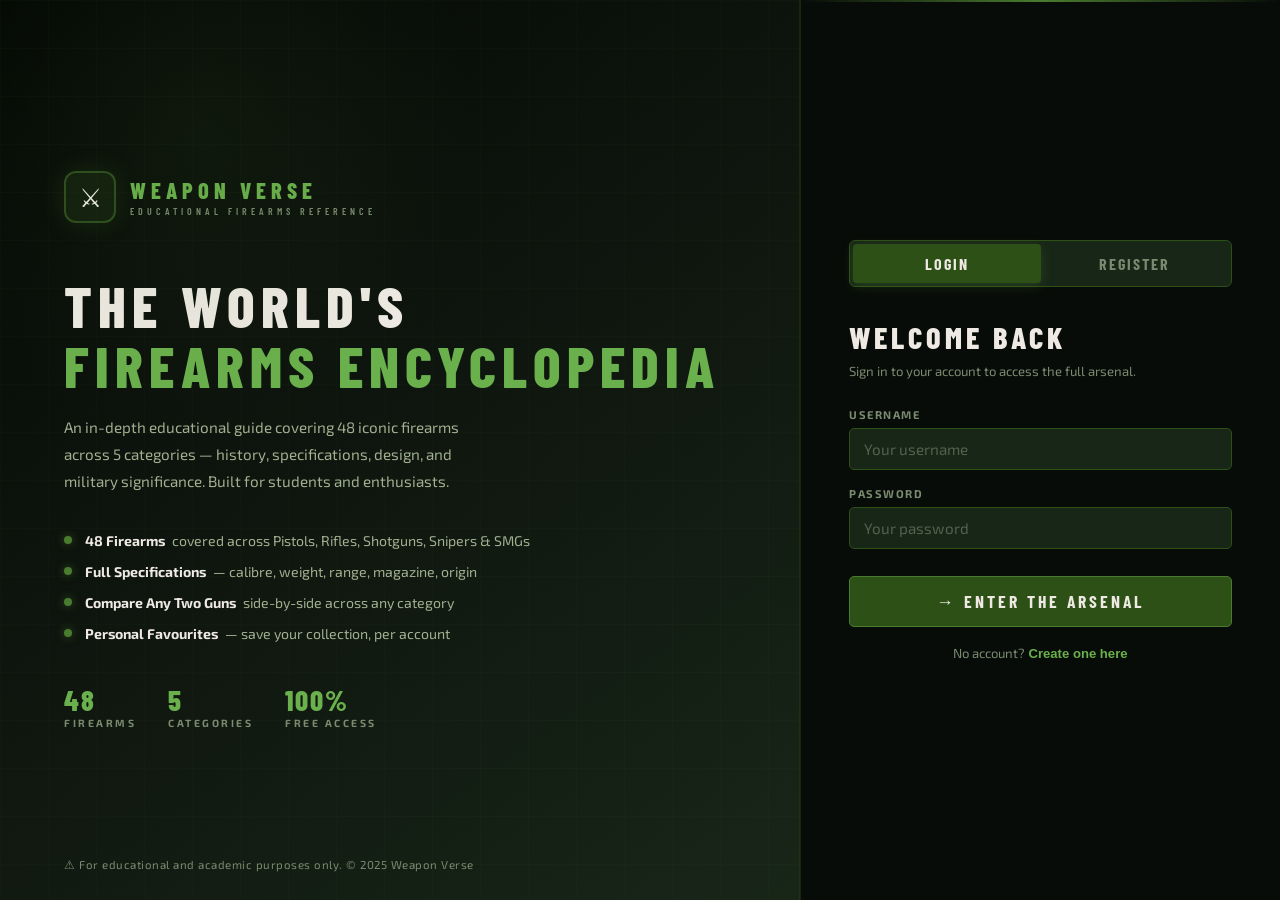
<file: index.html>
<!DOCTYPE html>
<html lang="en">
<head>
  <meta charset="UTF-8"/>
  <meta name="viewport" content="width=device-width, initial-scale=1.0"/>
  <title>WEAPON VERSE — Home — WEAPON VERSE</title>
  <link rel="stylesheet" href="style.css"/>
</head>
<body>
<nav class="navbar">
  <div class="navbar-inner">
    <a href="index.html" class="navbar-logo">⚔&nbsp;WEAPON VERSE</a>
    <div class="navbar-center">
      <ul>
        <li><a href="index.html">Home</a></li>
        <li><a href="pistols.html">Pistols</a></li>
        <li><a href="rifles.html">Rifles</a></li>
        <li><a href="shotguns.html">Shotguns</a></li>
        <li><a href="snipers.html">Snipers</a></li>
        <li><a href="smg.html">SMGs</a></li>
      </ul>
    </div>
    <div class="navbar-auth"></div>
  </div>
</nav>
<section class="hero">
  <p class="hero-eyebrow">▸ Educational Firearms Reference Project</p>
  <h1 class="hero-title">WEAPON<br/><span>VERSE</span></h1>
  <p class="hero-tagline">A comprehensive educational guide to firearms — history, design, mechanics, and military significance. For academic purposes only.</p>
  <a href="pistols.html" class="hero-btn">EXPLORE ARSENAL</a>
</section>
<section class="cat-section">
  <h2 class="cat-section-title">BROWSE CATEGORIES</h2>
  <p class="cat-section-sub">Click any category to explore the full list of firearms</p>
  <div class="cat-grid">
    <a href="pistols.html" class="cat-card">
      <div class="cat-card-icon"><svg viewBox="0 0 32 32" fill="currentColor"><rect x="2" y="13" width="18" height="6" rx="2"/><path d="M20 14 L29 11 L29 19 L20 16 Z"/><rect x="5" y="19" width="4" height="6" rx="1.5"/><rect x="4" y="13" width="2.5" height="3" rx="0.5"/><circle cx="8" cy="14.5" r="1"/></svg></div>
      <div class="cat-card-name">Pistols</div>
      <div class="cat-card-desc">Compact, short-barrelled handguns held and fired with one or two hands. The standard sidearm for law enforcement and military personnel worldwide.</div>
      <div class="cat-card-divider"></div>
      <div class="cat-card-stats"><span class="cat-stat">10 Guns</span><span class="cat-stat">Semi-Auto</span><span class="cat-stat">≤ 50 m</span></div>
      <span class="cat-card-btn">Explore →</span>
    </a>
    <a href="rifles.html" class="cat-card">
      <div class="cat-card-icon"><svg viewBox="0 0 32 32" fill="currentColor"><rect x="1" y="14" width="22" height="4" rx="1.5"/><path d="M23 14.5 L31 12 L31 20 L23 17.5 Z"/><rect x="6" y="14" width="2" height="7" rx="1"/><rect x="10" y="11" width="5" height="3" rx="1"/><rect x="3" y="18" width="7" height="3" rx="1.5"/></svg></div>
      <div class="cat-card-name">Rifles</div>
      <div class="cat-card-desc">Long-barrelled firearms with helical grooves (rifling) that spin the bullet for dramatically improved accuracy at medium to long range.</div>
      <div class="cat-card-divider"></div>
      <div class="cat-card-stats"><span class="cat-stat">10 Guns</span><span class="cat-stat">Assault/Battle</span><span class="cat-stat">≤ 600 m</span></div>
      <span class="cat-card-btn">Explore →</span>
    </a>
    <a href="shotguns.html" class="cat-card">
      <div class="cat-card-icon"><svg viewBox="0 0 32 32" fill="currentColor"><rect x="1" y="14" width="20" height="5" rx="2"/><path d="M21 14.5 L30 12 L30 19 L21 18.5 Z"/><rect x="4" y="19" width="5" height="5" rx="2"/><circle cx="6" cy="14.5" r="1"/><circle cx="10" cy="14.5" r="1"/></svg></div>
      <div class="cat-card-name">Shotguns</div>
      <div class="cat-card-desc">Smooth-bore long guns firing shells loaded with multiple pellets or a single slug. Devastating at close range — used in hunting, sport, and law enforcement.</div>
      <div class="cat-card-divider"></div>
      <div class="cat-card-stats"><span class="cat-stat">10 Guns</span><span class="cat-stat">Pump / Semi</span><span class="cat-stat">≤ 50 m</span></div>
      <span class="cat-card-btn">Explore →</span>
    </a>
    <a href="snipers.html" class="cat-card">
      <div class="cat-card-icon"><svg viewBox="0 0 32 32" fill="currentColor"><rect x="1" y="15" width="24" height="3" rx="1"/><path d="M25 15.5 L31 14 L31 18 L25 16.5 Z"/><rect x="10" y="10" width="7" height="5" rx="1.5"/><rect x="4" y="18" width="6" height="2" rx="1"/></svg></div>
      <div class="cat-card-name">Snipers</div>
      <div class="cat-card-desc">Precision firearms engineered for accurate long-range engagement. Fitted with telescopic sights and used by military marksmen and special operations units.</div>
      <div class="cat-card-divider"></div>
      <div class="cat-card-stats"><span class="cat-stat">10 Guns</span><span class="cat-stat">Bolt / Semi</span><span class="cat-stat">≤ 2,200 m</span></div>
      <span class="cat-card-btn">Explore →</span>
    </a>
    <a href="smg.html" class="cat-card">
      <div class="cat-card-icon"><svg viewBox="0 0 32 32" fill="currentColor"><rect x="1" y="13" width="15" height="5" rx="1.5"/><path d="M16 13.5 L26 11 L26 18 L16 17.5 Z"/><rect x="4" y="18" width="3.5" height="5" rx="1.5"/><rect x="10" y="11" width="4" height="2" rx="0.5"/></svg></div>
      <div class="cat-card-name">SMGs</div>
      <div class="cat-card-desc">Compact automatic weapons firing pistol-calibre rounds at high rates of fire. Built for speed and close-quarters combat — small size, massive firepower.</div>
      <div class="cat-card-divider"></div>
      <div class="cat-card-stats"><span class="cat-stat">10 Guns</span><span class="cat-stat">Full-Auto</span><span class="cat-stat">≤ 200 m</span></div>
      <span class="cat-card-btn">Explore →</span>
    </a>
  </div>
</section>
<section class="about-section" style="margin-top:60px;">
  <h2>ABOUT THIS PROJECT</h2>
  <p><strong style="color:#eeeae3;">WEAPON VERSE</strong> is a student educational website providing clear, factual information about different categories of firearms. All content is sourced from public encyclopedic references and is intended for academic learning only.</p>
</section>
<footer>
  <p>⚔ <strong>WEAPON VERSE</strong> — Educational purposes only. &copy; 2025</p>
</footer>
<script src="script.js"></script>
</body>
</html>
</file>
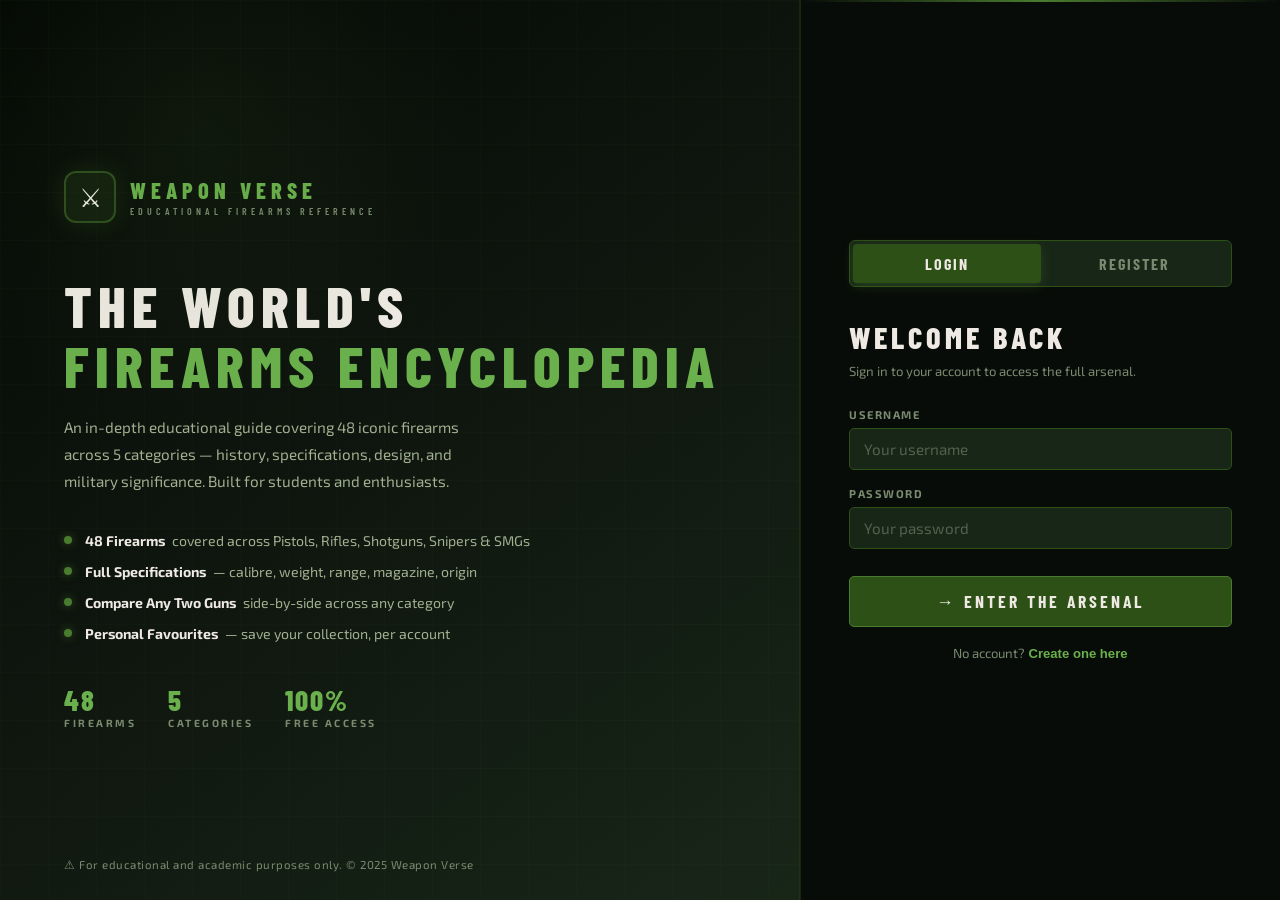
<file: favourites.html>
<!DOCTYPE html>
<html lang="en">
<head>
  <meta charset="UTF-8"/>
  <meta name="viewport" content="width=device-width, initial-scale=1.0"/>
  <title>My Favourites — WEAPON VERSE</title>
  <link rel="stylesheet" href="style.css"/>
  <style>
    /* ══════════════════════════
       FAVOURITES PAGE STYLES
    ══════════════════════════ */

    /* Hero banner */
    .fav-hero {
      background: linear-gradient(135deg, var(--black) 0%, var(--gd) 100%);
      border-bottom: 2px solid var(--ga);
      text-align: center;
      padding: 52px 24px 40px;
      animation: slideDown .5s ease;
    }
    .fav-hero-icon {
      width: 56px; height: 56px;
      background: rgba(224,85,85,.15);
      border: 2px solid rgba(224,85,85,.5);
      border-radius: 50%;
      display: flex; align-items: center; justify-content: center;
      margin: 0 auto 18px;
      animation: pulse 2s infinite;
    }
    .fav-hero-icon svg { color: #e05555; }
    @keyframes pulse {
      0%,100% { box-shadow: 0 0 0 0 rgba(224,85,85,.3); }
      50%      { box-shadow: 0 0 0 10px rgba(224,85,85,0); }
    }
    .fav-hero h1 {
      font-family: var(--fh);
      font-size: clamp(2rem, 6vw, 3.2rem);
      font-weight: 800;
      letter-spacing: 6px;
      color: var(--white);
      text-transform: uppercase;
      margin-bottom: 12px;
      display: flex; align-items: center; justify-content: center; gap: 14px;
    }
    .fav-hero p {
      color: var(--grey);
      font-size: .95rem;
      max-width: 480px;
      margin: 0 auto;
      line-height: 1.7;
    }

    /* Login required banner */
    .fav-login-banner {
      max-width: 500px;
      margin: 80px auto;
      text-align: center;
      padding: 0 24px;
      animation: fadeUp .5s ease;
    }
    .fav-login-banner svg {
      width: 60px; height: 60px;
      color: var(--grey);
      opacity: .25;
      margin: 0 auto 20px;
      display: block;
    }
    .fav-login-banner h2 {
      font-family: var(--fh);
      font-size: 1.6rem;
      letter-spacing: 3px;
      color: var(--white);
      margin-bottom: 10px;
    }
    .fav-login-banner p { color: var(--grey); font-size: .92rem; margin-bottom: 22px; line-height: 1.65; }
    .fav-login-btn {
      display: inline-block;
      background: var(--gm); color: var(--white);
      border: 1.5px solid var(--ga);
      font-family: var(--fh); font-size: 1rem;
      font-weight: 700; letter-spacing: 2px;
      padding: 11px 30px; border-radius: 5px;
      text-transform: uppercase; cursor: pointer;
      transition: background .22s, transform .18s, box-shadow .22s;
    }
    .fav-login-btn:hover { background: var(--ga); transform: translateY(-2px); box-shadow: 0 6px 18px rgba(74,124,47,.35); }

    /* Empty state */
    .fav-empty {
      max-width: 440px;
      margin: 80px auto;
      text-align: center;
      padding: 0 24px;
      animation: fadeUp .5s ease;
    }
    .fav-empty svg { width: 60px; height: 60px; color: #e05555; opacity: .2; margin: 0 auto 18px; display: block; }
    .fav-empty h2 { font-family: var(--fh); font-size: 1.5rem; letter-spacing: 3px; color: var(--white); margin-bottom: 10px; }
    .fav-empty p  { color: var(--grey); font-size: .9rem; line-height: 1.7; margin-bottom: 22px; }
    .fav-empty a  {
      display: inline-block; background: var(--gm); color: var(--white);
      border: 1.5px solid var(--ga); font-family: var(--fh);
      font-size: 1rem; font-weight: 700; letter-spacing: 2px;
      padding: 11px 28px; border-radius: 5px; text-transform: uppercase;
      transition: background .22s, transform .18s;
    }
    .fav-empty a:hover { background: var(--ga); transform: translateY(-2px); }

    /* Stats bar */
    .fav-stats-bar {
      background: var(--black);
      border-bottom: 1px solid var(--gd);
      padding: 14px 24px;
    }
    .fav-stats-inner {
      max-width: 1200px;
      margin: 0 auto;
      display: flex;
      align-items: center;
      gap: 24px;
      flex-wrap: wrap;
    }
    .fav-stat-pill {
      display: flex; align-items: center; gap: 7px;
      background: var(--gd); border: 1px solid var(--gm);
      padding: 5px 14px; border-radius: 20px;
      font-size: .78rem; font-weight: 600; color: var(--grey-l);
      letter-spacing: .5px;
    }
    .fav-stat-pill strong { color: var(--gl); font-size: .9rem; }

    /* ── CATEGORY SECTION ── */
    .fav-content {
      max-width: 1200px;
      margin: 0 auto;
      padding: 40px 24px 70px;
    }
    .fav-cat-block {
      margin-bottom: 52px;
      animation: fadeUp .5s ease both;
    }

    /* Category heading */
    .fav-cat-heading {
      display: flex;
      align-items: center;
      gap: 12px;
      margin-bottom: 22px;
      padding-bottom: 14px;
      border-bottom: 2px solid var(--gd);
      position: relative;
    }
    /* coloured accent line on left */
    .fav-cat-heading::before {
      content: '';
      position: absolute;
      left: 0; bottom: -2px;
      width: 60px; height: 2px;
      background: var(--ga);
      border-radius: 2px;
    }
    .fav-cat-icon-box {
      width: 40px; height: 40px;
      background: var(--gm);
      border: 1.5px solid var(--ga);
      border-radius: 8px;
      display: flex; align-items: center; justify-content: center;
      padding: 8px; color: var(--gl); flex-shrink: 0;
    }
    .fav-cat-icon-box svg { width: 100%; height: 100%; }
    .fav-cat-title {
      font-family: var(--fh);
      font-size: 1.5rem;
      font-weight: 800;
      letter-spacing: 4px;
      color: var(--white);
      text-transform: uppercase;
    }
    .fav-cat-count {
      font-family: var(--fb);
      font-size: .75rem;
      font-weight: 700;
      color: var(--gl);
      background: rgba(106,176,76,.15);
      border: 1px solid rgba(106,176,76,.3);
      padding: 3px 10px;
      border-radius: 12px;
    }

    /* Cards grid */
    .fav-cards-grid {
      display: flex;
      flex-wrap: wrap;
      gap: 24px;
    }

    /* Each favourite gun card */
    .fav-gun-card {
      background: var(--card-bg, #111a10);
      border: 1px solid var(--gd);
      border-radius: 8px;
      width: 260px;
      overflow: hidden;
      box-shadow: 0 4px 18px rgba(0,0,0,.5);
      transition: transform .3s, border-color .3s, box-shadow .3s;
      cursor: pointer;
      position: relative;
    }
    .fav-gun-card:hover {
      transform: translateY(-6px);
      border-color: var(--ga);
      box-shadow: 0 14px 36px rgba(0,0,0,.65), 0 0 20px rgba(74,124,47,.18);
    }

    /* Image area */
    .fav-card-img {
      position: relative;
      height: 160px;
      background: linear-gradient(160deg, var(--black) 0%, var(--gd) 100%);
      display: flex; align-items: center; justify-content: center;
      overflow: hidden;
    }
    .fav-card-img img {
      max-width: 100%; max-height: 140px;
      object-fit: contain;
      padding: 12px 16px;
      filter: brightness(.88);
      transition: transform .4s, filter .4s;
    }
    .fav-gun-card:hover .fav-card-img img { transform: scale(1.08); filter: brightness(1.05); }

    /* Category badge on image */
    .fav-card-badge {
      position: absolute; top: 8px; left: 8px;
      font-family: var(--fb); font-size: .62rem;
      font-weight: 700; letter-spacing: 1.8px;
      text-transform: uppercase;
      padding: 3px 9px; border-radius: 3px;
      border: 1px solid var(--ga);
      background: var(--gm); color: var(--gl);
    }

    /* Remove heart button */
    .fav-card-rm {
      position: absolute; top: 8px; right: 8px;
      width: 28px; height: 28px;
      background: rgba(8,12,8,.8);
      border: 1.5px solid #e05555;
      border-radius: 50%;
      display: flex; align-items: center; justify-content: center;
      cursor: pointer;
      transition: background .2s, transform .18s;
      z-index: 5;
    }
    .fav-card-rm:hover { background: rgba(224,85,85,.3); transform: scale(1.15); }
    .fav-card-rm svg { width: 14px; height: 14px; color: #e05555; }

    /* Card body */
    .fav-card-body { padding: 14px 16px 16px; }
    .fav-card-name {
      font-family: var(--fh);
      font-size: 1.15rem; font-weight: 700;
      letter-spacing: 2px; color: var(--white);
      text-transform: uppercase; margin-bottom: 4px;
    }
    /* Underline that expands on hover */
    .fav-card-name::after {
      content: ''; display: block;
      width: 28px; height: 2px;
      background: var(--ga); margin-top: 5px;
      transition: width .3s;
    }
    .fav-gun-card:hover .fav-card-name::after { width: 60px; }

    /* Specs mini table */
    .fav-card-table {
      width: 100%; border-collapse: collapse;
      margin-top: 10px; font-size: .78rem;
    }
    .fav-card-table tr { border-bottom: 1px solid var(--tr-bdr, #253520); transition: background .15s; }
    .fav-card-table tr:last-child { border-bottom: none; }
    .fav-card-table tr:nth-child(odd)  { background: var(--tr-odd, #162014); }
    .fav-card-table tr:nth-child(even) { background: transparent; }
    .fav-card-table tr:hover { background: var(--gd); }
    .fav-card-table td:first-child { font-weight: 700; color: var(--grey-l); padding: 5px 8px 5px 6px; width: 44%; }
    .fav-card-table td:last-child  { color: var(--white); padding: 5px 6px; font-weight: 500; }

    /* View details button */
    .fav-card-view {
      display: block; width: 100%;
      background: var(--gd); border: 1px solid var(--gm);
      color: var(--grey-l); font-family: var(--fh);
      font-size: .85rem; font-weight: 700; letter-spacing: 1.5px;
      padding: 8px 0; border-radius: 4px;
      text-align: center; text-transform: uppercase;
      cursor: pointer; margin-top: 12px;
      transition: background .2s, border-color .2s, color .2s;
    }
    .fav-card-view:hover { background: var(--gm); border-color: var(--ga); color: var(--white); }

    /* Stagger animations */
    .fav-cat-block:nth-child(1) { animation-delay: .05s; }
    .fav-cat-block:nth-child(2) { animation-delay: .12s; }
    .fav-cat-block:nth-child(3) { animation-delay: .19s; }
    .fav-cat-block:nth-child(4) { animation-delay: .26s; }
    .fav-cat-block:nth-child(5) { animation-delay: .33s; }

    @media(max-width:600px){
      .fav-gun-card { width: 100%; }
      .fav-hero { padding: 36px 16px 28px; }
    }
  </style>
</head>
<body>

<!-- NAVBAR -->
<nav class="navbar">
  <div class="navbar-inner">
    <a href="index.html" class="navbar-logo">⚔&nbsp;WEAPON VERSE</a>
    <div class="navbar-center">
      <ul>
        <li><a href="index.html">Home</a></li>
        <li><a href="pistols.html">Pistols</a></li>
        <li><a href="rifles.html">Rifles</a></li>
        <li><a href="shotguns.html">Shotguns</a></li>
        <li><a href="snipers.html">Snipers</a></li>
        <li><a href="smg.html">SMGs</a></li>
      </ul>
    </div>
    <div class="navbar-auth"></div>
  </div>
</nav>

<!-- HERO -->
<div class="fav-hero">
  <div class="fav-hero-icon">
    <svg viewBox="0 0 24 24" fill="currentColor" width="26" height="26">
      <path d="M20.84 4.61a5.5 5.5 0 0 0-7.78 0L12 5.67l-1.06-1.06a5.5 5.5 0 0 0-7.78 7.78l1.06 1.06L12 21.23l7.78-7.78 1.06-1.06a5.5 5.5 0 0 0 0-7.78z"/>
    </svg>
  </div>
  <h1>My Favourites</h1>
  <p>Your hand-picked arsenal — firearms saved across all categories, classified and displayed separately.</p>
</div>

<!-- Dynamic content injected by JS -->
<div id="favPageContent"></div>

<footer>
  <p>⚔ <strong>WEAPON VERSE</strong> — This website is created for educational purposes only. &copy; 2025</p>
</footer>

<script src="script.js"></script>
<script>
/* Mark fav icon as active on this page */
document.addEventListener('DOMContentLoaded', function(){
  var btn = document.getElementById('navFavBtn');
  if (btn) btn.classList.add('fav-active');
});
</script>
<script>
/* ================================================================
   FAVOURITES PAGE — renders all saved guns grouped by category
================================================================ */

var FAV_CAT_ICONS = {
  pistol:   '<svg viewBox="0 0 32 32" fill="currentColor"><rect x="2" y="13" width="18" height="6" rx="2"/><path d="M20 14 L29 11 L29 19 L20 16 Z"/><rect x="5" y="19" width="4" height="6" rx="1.5"/><rect x="4" y="13" width="2.5" height="3" rx="0.5"/><circle cx="8" cy="14.5" r="1"/></svg>',
  rifle:    '<svg viewBox="0 0 32 32" fill="currentColor"><rect x="1" y="14" width="22" height="4" rx="1.5"/><path d="M23 14.5 L31 12 L31 20 L23 17.5 Z"/><rect x="6" y="14" width="2" height="7" rx="1"/><rect x="10" y="11" width="5" height="3" rx="1"/><rect x="3" y="18" width="7" height="3" rx="1.5"/></svg>',
  shotgun:  '<svg viewBox="0 0 32 32" fill="currentColor"><rect x="1" y="14" width="20" height="5" rx="2"/><path d="M21 14.5 L30 12 L30 19 L21 18.5 Z"/><rect x="4" y="19" width="5" height="5" rx="2"/><circle cx="6" cy="14.5" r="1"/><circle cx="10" cy="14.5" r="1"/></svg>',
  sniper:   '<svg viewBox="0 0 32 32" fill="currentColor"><rect x="1" y="15" width="24" height="3" rx="1"/><path d="M25 15.5 L31 14 L31 18 L25 16.5 Z"/><rect x="10" y="10" width="7" height="5" rx="1.5"/><rect x="4" y="18" width="6" height="2" rx="1"/></svg>',
  smg:      '<svg viewBox="0 0 32 32" fill="currentColor"><rect x="1" y="13" width="15" height="5" rx="1.5"/><path d="M16 13.5 L26 11 L26 18 L16 17.5 Z"/><rect x="4" y="18" width="3.5" height="5" rx="1.5"/><rect x="10" y="11" width="4" height="2" rx="0.5"/></svg>'
};
var FAV_CAT_LABELS = { pistol:'Pistols', rifle:'Rifles', shotgun:'Shotguns', sniper:'Snipers', smg:'SMGs' };
var FAV_ORDER = ['pistol','rifle','shotgun','sniper','smg'];

/* Build and render the whole page */
function renderFavPage() {
  var container = document.getElementById('favPageContent');
  var user = getSession();

  /* NOT LOGGED IN */
  if (!user) {
    container.innerHTML =
      '<div class="fav-login-banner">' +
        '<svg viewBox="0 0 24 24" fill="none" stroke="currentColor" stroke-width="1.5"><rect x="3" y="11" width="18" height="11" rx="2"/><path d="M7 11V7a5 5 0 0 1 10 0v4"/></svg>' +
        '<h2>Login Required</h2>' +
        '<p>You need to be logged in to view your saved favourites. Create a free account or log in to start saving guns.</p>' +
        '<button class="fav-login-btn" onclick="openLoginModal()">→ Login to View</button>' +
      '</div>';
    return;
  }

  var favs = getFavs();

  /* NO FAVOURITES */
  if (!favs || !favs.length) {
    container.innerHTML =
      '<div class="fav-empty">' +
        '<svg viewBox="0 0 24 24" fill="currentColor"><path d="M20.84 4.61a5.5 5.5 0 0 0-7.78 0L12 5.67l-1.06-1.06a5.5 5.5 0 0 0-7.78 7.78l1.06 1.06L12 21.23l7.78-7.78 1.06-1.06a5.5 5.5 0 0 0 0-7.78z"/></svg>' +
        '<h2>No Favourites Yet</h2>' +
        '<p>You haven\'t saved any guns yet. Browse the arsenal, and tap ♥ on any gun to save it here.</p>' +
        '<a href="index.html">⚔ Browse Arsenal</a>' +
      '</div>';
    return;
  }

  /* Group by category */
  var groups = {};
  favs.forEach(function(g){
    var cat = (g.category || 'pistol').toLowerCase().replace(/s$/,'').replace(/sniper rifle/,'sniper');
    if (!groups[cat]) groups[cat] = [];
    groups[cat].push(g);
  });

  /* Count total */
  var total = favs.length;
  var catCount = Object.keys(groups).length;

  /* Stats bar */
  var statsHtml =
    '<div class="fav-stats-bar">' +
      '<div class="fav-stats-inner">' +
        '<div class="fav-stat-pill">♥ Total Saved: <strong>' + total + '</strong></div>' +
        '<div class="fav-stat-pill">📂 Categories: <strong>' + catCount + '</strong></div>' +
        '<div class="fav-stat-pill">👤 Account: <strong>' + user.username + '</strong></div>' +
      '</div>' +
    '</div>';

  /* Build category blocks */
  var blocksHtml = '<div class="fav-content">';
  FAV_ORDER.forEach(function(cat){
    var guns = groups[cat];
    if (!guns || !guns.length) return;
    var icon  = FAV_CAT_ICONS[cat] || '';
    var label = FAV_CAT_LABELS[cat] || cat;

    blocksHtml += '<div class="fav-cat-block">';
    /* Category heading */
    blocksHtml +=
      '<div class="fav-cat-heading">' +
        '<div class="fav-cat-icon-box">' + icon + '</div>' +
        '<span class="fav-cat-title">' + label + '</span>' +
        '<span class="fav-cat-count">(' + guns.length + ')</span>' +
      '</div>';

    /* Cards */
    blocksHtml += '<div class="fav-cards-grid">';
    guns.forEach(function(g){
      /* Build specs table rows */
      var specsHtml = '';
      if (g.specs && typeof g.specs === 'object') {
        Object.keys(g.specs).forEach(function(k){
          specsHtml += '<tr><td>' + k + '</td><td>' + g.specs[k] + '</td></tr>';
        });
      }

      blocksHtml +=
        '<div class="fav-gun-card" data-gun-id="' + g.id + '">' +
          '<div class="fav-card-img">' +
            '<img src="' + g.img + '" alt="' + g.name + '" onerror="this.style.opacity=\'0.2\'"/>' +
            '<span class="fav-card-badge">' + (g.category || cat).toUpperCase() + '</span>' +
            '<button class="fav-card-rm" onclick="removeFavCard(\'' + g.id + '\');event.stopPropagation();" title="Remove from favourites">' +
              '<svg viewBox="0 0 24 24" fill="currentColor"><path d="M20.84 4.61a5.5 5.5 0 0 0-7.78 0L12 5.67l-1.06-1.06a5.5 5.5 0 0 0-7.78 7.78l1.06 1.06L12 21.23l7.78-7.78 1.06-1.06a5.5 5.5 0 0 0 0-7.78z"/></svg>' +
            '</button>' +
          '</div>' +
          '<div class="fav-card-body">' +
            '<div class="fav-card-name">' + g.name + '</div>' +
            (specsHtml ? '<table class="fav-card-table">' + specsHtml + '</table>' : '') +
            '<button class="fav-card-view" onclick="viewGunDetail(\'' + g.id.replace(/'/g,"\\'") + '\')">View Details →</button>' +
          '</div>' +
        '</div>';
    });
    blocksHtml += '</div>'; /* end fav-cards-grid */
    blocksHtml += '</div>'; /* end fav-cat-block */
  });
  blocksHtml += '</div>'; /* end fav-content */

  container.innerHTML = statsHtml + blocksHtml;
}

/* Remove a gun from favourites directly from this page */
function removeFavCard(id) {
  var favs = getFavs().filter(function(f){ return f.id !== id; });
  saveFavs(favs);
  /* Animate card out */
  var card = document.querySelector('[data-gun-id="' + id + '"]');
  if (card) {
    card.style.transition = 'transform .3s, opacity .3s';
    card.style.transform  = 'scale(0.85)';
    card.style.opacity    = '0';
    setTimeout(function(){
      renderFavPage(); /* re-render after removal */
    }, 300);
  }
}

/* Click "View Details" → go to gun-detail.html */
function viewGunDetail(id) {
  var favs = getFavs();
  var gun  = favs.find(function(f){ return f.id === id; });
  if (!gun) return;
  var gunData = {
    name:     gun.name,
    category: gun.category,
    img:      gun.img,
    specs:    gun.specs,
    desc:     ''
  };
  sessionStorage.setItem('wv_gun', JSON.stringify(gunData));
  window.location.href = 'gun-detail.html';
}

/* Render on page load */
document.addEventListener('DOMContentLoaded', function(){
  renderFavPage();
});
</script>
</body>
</html>
</file>
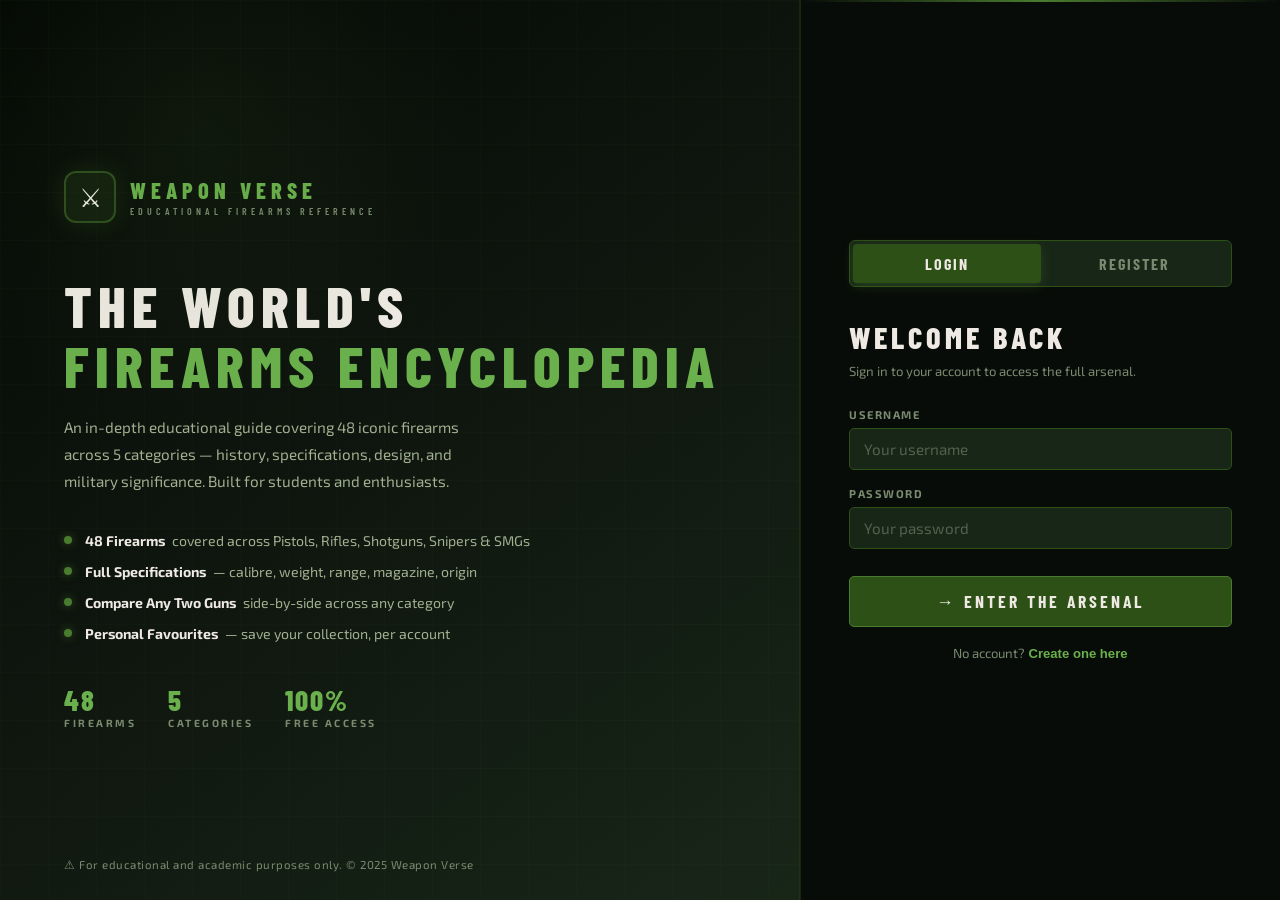
<file: gun-detail.html>
<!DOCTYPE html>
<html lang="en">
<head>
  <meta charset="UTF-8"/>
  <meta name="viewport" content="width=device-width, initial-scale=1.0"/>
  <title>Gun Detail — WEAPON VERSE</title>
  <link rel="stylesheet" href="style.css"/>
  <style>

    /* ══════════════════════════════════════════════
       GUN DETAIL PAGE
    ══════════════════════════════════════════════ */
    .gd-hero {
      background: linear-gradient(135deg, var(--black) 0%, var(--gd) 100%);
      border-bottom: 2px solid var(--ga);
      padding: 0;
      animation: fadeIn .5s ease;
    }

    .gd-breadcrumb {
      max-width: 1100px;
      margin: 0 auto;
      padding: 18px 28px 0;
    }
    .gd-back {
      display: inline-flex;
      align-items: center;
      gap: 6px;
      color: var(--grey);
      font-size: .82rem;
      font-weight: 600;
      letter-spacing: .8px;
      text-transform: uppercase;
      transition: color .2s;
      text-decoration: none;
    }
    .gd-back:hover { color: var(--gl); }

    .gd-content {
      max-width: 1100px;
      margin: 0 auto;
      padding: 32px 28px 52px;
      display: flex;
      gap: 44px;
      align-items: flex-start;
    }

    /* ── LEFT: Image panel ── */
    .gd-img-panel {
      flex: 0 0 400px;
      background: rgba(8,12,8,.5);
      border: 1px solid var(--gm);
      border-radius: 12px;
      overflow: hidden;
      position: sticky;
      top: 86px;
      transition: box-shadow .3s;
    }
    .gd-img-panel:hover {
      box-shadow: 0 0 32px rgba(74,124,47,.18);
    }

    /* ★ FIXED hover effect — image zooms out slightly on hover */
    .gd-img-wrap {
      background: linear-gradient(160deg, var(--black) 0%, var(--gd) 100%);
      padding: 36px 28px;
      display: flex;
      align-items: center;
      justify-content: center;
      min-height: 280px;
      overflow: hidden;  /* keeps zoom clipped inside box */
    }
    .gd-img-wrap img {
      max-width: 100%;
      max-height: 280px;
      object-fit: contain;
      filter: drop-shadow(0 8px 28px rgba(0,0,0,.7));
      /* ★ transform starts at scale(1) and zooms to 1.10 on hover */
      transform: scale(1);
      transition: transform .45s ease, filter .45s ease;
    }
    .gd-img-wrap:hover img {
      transform: scale(1.12);   /* enlarges out on hover */
      filter: drop-shadow(0 12px 36px rgba(0,0,0,.85)) brightness(1.08);
    }

    .gd-img-foot {
      padding: 14px 18px;
      border-top: 1px solid var(--gm);
      display: flex;
      align-items: center;
      justify-content: space-between;
      gap: 8px;
    }
    .gd-img-label {
      font-family: var(--fh);
      font-size: .68rem;
      font-weight: 700;
      letter-spacing: 2px;
      color: var(--grey);
      text-transform: uppercase;
    }
    #gd-fav {
      display: inline-flex;
      align-items: center;
      gap: 6px;
      background: rgba(8,12,8,.7);
      border: 1.5px solid var(--gm);
      color: var(--grey-l);
      font-family: var(--fb);
      font-size: .78rem;
      font-weight: 600;
      padding: 6px 12px;
      border-radius: 20px;
      cursor: pointer;
      transition: border-color .22s, color .22s, background .22s, transform .18s;
      white-space: nowrap;
    }
    #gd-fav:hover  { border-color: var(--ga); color: var(--white); transform: translateY(-1px); }
    #gd-fav.active { color: #e05555; border-color: #e05555; background: rgba(224,85,85,.12); }

    /* ── RIGHT: Info panel ── */
    .gd-info-panel {
      flex: 1;
      min-width: 0;
      animation: fadeUp .5s .1s ease both;
    }
    #gd-badge {
      display: inline-block;
      font-family: var(--fb);
      font-size: .65rem;
      font-weight: 700;
      letter-spacing: 2px;
      text-transform: uppercase;
      padding: 4px 12px;
      border-radius: 3px;
      border: 1px solid;
      margin-bottom: 12px;
    }
    #gd-name {
      font-family: var(--fh);
      font-size: clamp(2rem, 5vw, 3.6rem);
      font-weight: 800;
      letter-spacing: 5px;
      color: var(--white);
      text-transform: uppercase;
      line-height: 1.05;
      margin-bottom: 10px;
    }
    #gd-line {
      width: 48px;
      height: 3px;
      border-radius: 2px;
      margin-bottom: 22px;
      transition: width .8s ease;
    }
    #gd-line.expanded { width: 120px; }
    #gd-desc {
      font-family: var(--fb);
      font-size: .95rem;
      color: var(--grey-l);
      line-height: 1.82;
      margin-bottom: 28px;
      max-width: 540px;
    }
    .gd-specs-label {
      font-family: var(--fh);
      font-size: .76rem;
      font-weight: 700;
      letter-spacing: 3px;
      color: var(--grey);
      text-transform: uppercase;
      margin-bottom: 10px;
      border-left: 3px solid var(--ga);
      padding-left: 10px;
    }
    #gd-specs { display: flex; flex-direction: column; gap: 0; margin-bottom: 32px; }
    .gd-row {
      display: flex;
      justify-content: space-between;
      align-items: center;
      padding: 10px 12px;
      border-radius: 4px;
      transition: background .15s;
    }
    .gd-row:nth-child(odd)  { background: var(--tr-odd); }
    .gd-row:nth-child(even) { background: transparent; }
    .gd-row:hover           { background: var(--gd); }
    .gd-key { font-size: .76rem; font-weight: 700; color: var(--grey-l); text-transform: uppercase; letter-spacing: 1px; min-width: 110px; }
    .gd-val { font-size: .9rem; font-weight: 600; color: var(--white); text-align: right; }

    /* Action buttons row */
    .gd-actions {
      display: flex;
      gap: 12px;
      flex-wrap: wrap;
      align-items: center;
    }
    .gd-btn {
      display: inline-flex;
      align-items: center;
      gap: 8px;
      padding: 11px 22px;
      border-radius: 5px;
      font-family: var(--fh);
      font-size: .95rem;
      font-weight: 700;
      letter-spacing: 1.5px;
      text-transform: uppercase;
      text-decoration: none;
      cursor: pointer;
      transition: background .22s, transform .18s, box-shadow .22s;
      border: 1.5px solid;
    }
    .gd-btn-primary  { background: var(--gm); color: var(--white); border-color: var(--ga); }
    .gd-btn-primary:hover { background: var(--ga); transform: translateY(-2px); box-shadow: 0 6px 18px rgba(74,124,47,.38); }
    .gd-btn-ghost    { background: transparent; color: var(--grey-l); border-color: var(--gm); }
    .gd-btn-ghost:hover { background: var(--gd); color: var(--white); transform: translateY(-2px); }
    /* ★ Compare button — stands out with gold accent */
    .gd-btn-compare  { background: rgba(200,168,75,.1); color: var(--gold); border-color: var(--gold); }
    .gd-btn-compare:hover {
      background: rgba(200,168,75,.2);
      color: #ffe082;
      transform: translateY(-2px);
      box-shadow: 0 6px 18px rgba(200,168,75,.25);
    }

    /* ══════════════════════════════════════════════
       COMPARE MODAL — Redesigned, Interactive, Premium
    ══════════════════════════════════════════════ */
    #cmpOverlay {
      position: fixed; inset: 0;
      background: rgba(0,0,0,.92);
      backdrop-filter: blur(12px);
      z-index: 700;
      display: flex; align-items: center; justify-content: center;
      padding: 16px;
      opacity: 0; pointer-events: none;
      transition: opacity .3s;
    }
    #cmpOverlay.open { opacity: 1; pointer-events: all; }

    #cmpModal {
      background: var(--card);
      border: 1px solid var(--ga);
      border-radius: 16px;
      width: 100%; max-width: 1060px;
      max-height: 94vh; overflow-y: auto;
      position: relative;
      transform: translateY(30px) scale(.97);
      transition: transform .32s cubic-bezier(.34,1.56,.64,1);
      box-shadow: 0 40px 100px rgba(0,0,0,.95), 0 0 60px rgba(74,124,47,.1);
    }
    #cmpModal::-webkit-scrollbar { width: 4px; }
    #cmpModal::-webkit-scrollbar-track { background: var(--gd); }
    #cmpModal::-webkit-scrollbar-thumb { background: var(--ga); border-radius: 2px; }
    #cmpOverlay.open #cmpModal { transform: translateY(0) scale(1); }

    /* ── Header ── */
    .cmp-header {
      display: flex; align-items: center; justify-content: space-between;
      padding: 22px 28px 20px;
      background: linear-gradient(135deg, #080c08 0%, #182618 100%);
      border-bottom: 1px solid var(--gm);
      position: sticky; top: 0; z-index: 10;
    }
    .cmp-header-left { display: flex; align-items: center; gap: 12px; }
    .cmp-header-icon {
      width: 44px; height: 44px;
      background: rgba(200,168,75,.12);
      border: 1.5px solid rgba(200,168,75,.4);
      border-radius: 10px;
      display: flex; align-items: center; justify-content: center;
      color: var(--gold);
    }
    .cmp-header h2 {
      font-family: var(--fh);
      font-size: 1.6rem; font-weight: 800;
      letter-spacing: 5px; color: var(--gold);
      text-transform: uppercase;
    }
    .cmp-header-sub {
      font-size: .72rem; color: var(--grey);
      letter-spacing: .5px; margin-top: 2px;
    }
    .cmp-close {
      width: 36px; height: 36px;
      background: rgba(255,255,255,.06); border: 1px solid var(--gm);
      border-radius: 50%; color: var(--grey-l); cursor: pointer;
      font-size: .9rem; display: flex; align-items: center; justify-content: center;
      transition: background .2s, color .2s, border-color .2s;
    }
    .cmp-close:hover { background: rgba(224,85,85,.2); border-color: #e05555; color: #e05555; }

    /* ── Step indicator ── */
    .cmp-steps {
      display: flex; align-items: center;
      padding: 16px 28px;
      background: rgba(0,0,0,.3);
      border-bottom: 1px solid var(--gd);
      gap: 0;
    }
    .cmp-step {
      display: flex; align-items: center; gap: 8px;
      font-family: var(--fh); font-size: .78rem;
      font-weight: 700; letter-spacing: 2px;
      text-transform: uppercase; color: var(--grey);
      transition: color .3s;
      flex: 1;
    }
    .cmp-step.done  { color: var(--gl); }
    .cmp-step.active{ color: var(--white); }
    .cmp-step-num {
      width: 26px; height: 26px; border-radius: 50%;
      background: var(--gd); border: 1.5px solid var(--gm);
      display: flex; align-items: center; justify-content: center;
      font-size: .72rem; font-weight: 800; color: var(--grey);
      transition: background .3s, border-color .3s, color .3s;
      flex-shrink: 0;
    }
    .cmp-step.done .cmp-step-num   { background: var(--gm); border-color: var(--ga); color: var(--white); }
    .cmp-step.active .cmp-step-num { background: var(--gold); border-color: var(--gold); color: var(--black); }
    .cmp-step-arrow { color: var(--gd); margin: 0 12px; font-size: .9rem; }

    /* ── Gun cards side by side ── */
    .cmp-guns-row {
      display: flex; gap: 0;
      padding: 22px 28px;
      border-bottom: 1px solid var(--gd);
    }
    .cmp-gun-slot {
      flex: 1; position: relative;
    }
    .cmp-gun-slot:first-child { padding-right: 20px; border-right: 1px solid var(--gd); }
    .cmp-gun-slot:last-child  { padding-left: 20px; }

    .cmp-slot-label {
      font-family: var(--fh); font-size: .68rem; font-weight: 700;
      letter-spacing: 3px; color: var(--grey); text-transform: uppercase;
      margin-bottom: 12px; display: flex; align-items: center; gap: 6px;
    }
    .cmp-slot-label-a { color: var(--gl); }
    .cmp-slot-label-b { color: var(--gold); }

    /* Locked/filled gun display card */
    .cmp-gun-display {
      display: flex; align-items: center; gap: 14px;
      background: var(--gd); border: 1.5px solid var(--gm);
      border-radius: 10px; padding: 14px;
      transition: border-color .25s;
    }
    .cmp-gun-display.gun-a { border-color: rgba(106,176,76,.5); }
    .cmp-gun-display.gun-b-filled { border-color: rgba(200,168,75,.5); }

    .cmp-gun-thumb {
      width: 80px; height: 54px;
      object-fit: contain; background: var(--black);
      border-radius: 5px; padding: 5px; flex-shrink: 0;
      border: 1px solid var(--gm);
    }
    .cmp-gun-meta { flex: 1; min-width: 0; }
    .cmp-gun-meta-name {
      font-family: var(--fh); font-size: 1.05rem;
      font-weight: 700; letter-spacing: 2px;
      color: var(--white); text-transform: uppercase;
      white-space: nowrap; overflow: hidden; text-overflow: ellipsis;
    }
    .cmp-gun-meta-cat {
      font-size: .62rem; letter-spacing: 2px;
      color: var(--gl); text-transform: uppercase; margin-top: 3px;
    }
    .cmp-gun-meta-cat-b { color: var(--gold); }
    .cmp-lock-badge {
      font-family: var(--fb); font-size: .6rem; font-weight: 700;
      letter-spacing: 1px; padding: 2px 7px; border-radius: 10px;
      background: rgba(106,176,76,.12); border: 1px solid rgba(106,176,76,.3);
      color: var(--gl); text-transform: uppercase; flex-shrink: 0;
    }
    .cmp-change-btn {
      background: rgba(200,168,75,.1); border: 1px solid rgba(200,168,75,.4);
      color: var(--gold); font-family: var(--fb); font-size: .72rem;
      font-weight: 600; padding: 5px 12px; border-radius: 5px; cursor: pointer;
      transition: background .2s, border-color .2s; flex-shrink: 0;
      white-space: nowrap;
    }
    .cmp-change-btn:hover { background: rgba(200,168,75,.2); border-color: var(--gold); }

    /* VS badge between the two slots */
    .cmp-vs-badge {
      display: flex; align-items: center; justify-content: center;
      position: absolute; top: 50%; left: 50%;
      transform: translate(-50%, -50%);
      width: 36px; height: 36px;
      background: var(--gold);
      border-radius: 50%; z-index: 5;
      font-family: var(--fh); font-size: .85rem;
      font-weight: 800; color: var(--black);
      box-shadow: 0 0 18px rgba(200,168,75,.5);
      pointer-events: none;
    }

    /* ── Gun B Picker ── */
    .cmp-picker-wrap {
      display: none;
      flex-direction: column; gap: 10px;
      margin-top: 12px;
    }
    .cmp-picker-wrap.open { display: flex; }

    .cmp-picker-title {
      font-family: var(--fh); font-size: .7rem; font-weight: 700;
      letter-spacing: 2px; color: var(--gold); text-transform: uppercase;
      margin-bottom: 2px;
    }
    .cmp-cat-grid {
      display: flex; flex-wrap: wrap; gap: 7px;
    }
    .cmp-cat-pill {
      display: flex; align-items: center; gap: 6px;
      background: var(--gd); border: 1.5px solid var(--gm);
      color: var(--grey-l); font-family: var(--fb); font-size: .75rem;
      font-weight: 600; padding: 7px 14px; border-radius: 20px;
      cursor: pointer; transition: background .2s, border-color .2s, color .2s;
      white-space: nowrap; letter-spacing: .5px;
    }
    .cmp-cat-pill:hover   { background: var(--gm); border-color: var(--ga); color: var(--white); }
    .cmp-cat-pill.sel-cat { background: var(--gm); border-color: var(--ga); color: var(--white); }
    .cmp-cat-pill-icon { width: 16px; height: 16px; display: flex; }
    .cmp-cat-pill-icon svg { width: 100%; height: 100%; }

    .cmp-gun-list {
      display: none;
      flex-direction: column; gap: 5px;
      max-height: 200px; overflow-y: auto;
    }
    .cmp-gun-list.open { display: flex; }
    .cmp-gun-list::-webkit-scrollbar { width: 3px; }
    .cmp-gun-list::-webkit-scrollbar-thumb { background: var(--ga); border-radius: 2px; }

    .cmp-gun-item {
      display: flex; align-items: center; gap: 10px;
      background: var(--gd); border: 1.5px solid var(--gm);
      padding: 9px 12px; border-radius: 7px;
      cursor: pointer;
      transition: background .18s, border-color .18s, transform .15s;
    }
    .cmp-gun-item:hover { background: var(--green-mid,#2d5016); border-color: var(--ga); transform: translateX(3px); }
    .cmp-gun-item img {
      width: 60px; height: 36px; object-fit: contain;
      background: var(--black); border-radius: 3px; padding: 3px; flex-shrink: 0;
    }
    .cmp-gun-item-name {
      font-family: var(--fh); font-size: .9rem; font-weight: 700;
      letter-spacing: 1.5px; color: var(--white); text-transform: uppercase;
    }

    /* ── Comparison Table ── */
    .cmp-table-wrap {
      padding: 0 28px 28px;
      display: none;
    }
    .cmp-table-wrap.show { display: block; }

    .cmp-table-title {
      font-family: var(--fh); font-size: .85rem; font-weight: 700;
      letter-spacing: 4px; color: var(--grey); text-transform: uppercase;
      padding: 18px 0 12px;
      border-top: 1px solid var(--gd);
      display: flex; align-items: center; gap: 10px;
    }
    .cmp-table-title::after {
      content: ''; flex: 1; height: 1px; background: var(--gd);
    }

    /* Header row of table */
    .cmp-tbl-head {
      display: grid;
      grid-template-columns: 150px 1fr 1fr;
      background: var(--gd);
      border: 1px solid var(--gm);
      border-radius: 8px 8px 0 0;
      overflow: hidden;
      margin-bottom: 2px;
    }
    .cmp-tbl-th {
      padding: 12px 14px;
      display: flex; flex-direction: column; align-items: center;
      gap: 6px; border-right: 1px solid var(--gm);
    }
    .cmp-tbl-th:first-child { align-items: flex-start; }
    .cmp-tbl-th:last-child  { border-right: none; }
    .cmp-tbl-th img {
      width: 80px; height: 52px;
      object-fit: contain; background: var(--black);
      border-radius: 4px; padding: 4px; border: 1px solid var(--gm);
    }
    .cmp-tbl-th-name {
      font-family: var(--fh); font-size: .95rem; font-weight: 800;
      letter-spacing: 2px; color: var(--white); text-transform: uppercase;
      text-align: center;
    }
    .cmp-tbl-th-cat {
      font-size: .6rem; letter-spacing: 2px; text-transform: uppercase;
      padding: 2px 8px; border-radius: 10px; border: 1px solid;
      background: rgba(0,0,0,.3);
    }
    .cmp-tbl-label {
      font-family: var(--fh); font-size: .65rem; font-weight: 700;
      letter-spacing: 3px; color: var(--grey); text-transform: uppercase;
      padding-top: 10px;
    }

    /* Data rows */
    .cmp-tbl-body { border: 1px solid var(--gm); border-top: none; border-radius: 0 0 8px 8px; overflow: hidden; }
    .cmp-tbl-row {
      display: grid; grid-template-columns: 150px 1fr 1fr;
      border-bottom: 1px solid var(--tr-bdr);
      transition: background .15s;
    }
    .cmp-tbl-row:last-child { border-bottom: none; }
    .cmp-tbl-row:nth-child(odd)  { background: var(--tr-odd); }
    .cmp-tbl-row:nth-child(even) { background: transparent; }
    .cmp-tbl-row:hover { background: var(--gd); }

    .cmp-tbl-key {
      padding: 11px 14px; border-right: 1px solid var(--tr-bdr);
      font-size: .72rem; font-weight: 700;
      color: var(--grey-l); text-transform: uppercase; letter-spacing: 1px;
      display: flex; align-items: center;
    }
    .cmp-tbl-val {
      padding: 11px 14px; border-right: 1px solid var(--tr-bdr);
      font-size: .88rem; font-weight: 600; color: var(--white);
      display: flex; align-items: center; justify-content: center;
      text-align: center; gap: 5px;
    }
    .cmp-tbl-val:last-child { border-right: none; }

    /* Winner highlight */
    .cmp-tbl-val.winner {
      color: var(--gl);
      font-weight: 700;
      background: rgba(106,176,76,.07);
    }
    .cmp-tbl-val.winner::after {
      content: '▲';
      font-size: .58rem;
      color: var(--gl);
      opacity: .7;
    }
    .cmp-tbl-val.loser { color: var(--grey); }

    /* Summary win count */
    .cmp-summary {
      display: flex; gap: 0;
      background: var(--gd); border: 1px solid var(--gm);
      border-radius: 8px; overflow: hidden;
      margin-top: 12px;
    }
    .cmp-sum-half {
      flex: 1; padding: 14px 18px;
      display: flex; align-items: center; gap: 12px;
      border-right: 1px solid var(--gm);
    }
    .cmp-sum-half:last-child { border-right: none; }
    .cmp-sum-score {
      font-family: var(--fh); font-size: 2rem;
      font-weight: 800; line-height: 1;
    }
    .cmp-sum-info { flex: 1; min-width: 0; }
    .cmp-sum-name {
      font-family: var(--fh); font-size: .85rem;
      font-weight: 700; letter-spacing: 1.5px;
      color: var(--white); text-transform: uppercase;
      white-space: nowrap; overflow: hidden; text-overflow: ellipsis;
    }
    .cmp-sum-label { font-size: .62rem; color: var(--grey); letter-spacing: 1px; margin-top: 2px; }
    .cmp-winner-badge {
      font-family: var(--fh); font-size: .65rem; font-weight: 700;
      letter-spacing: 2px; padding: 3px 9px; border-radius: 10px;
      text-transform: uppercase;
    }
    .cmp-winner-badge.win {
      background: rgba(106,176,76,.2); border: 1px solid rgba(106,176,76,.5);
      color: var(--gl);
    }
    .cmp-winner-badge.tie {
      background: rgba(200,168,75,.15); border: 1px solid rgba(200,168,75,.4);
      color: var(--gold);
    }

    /* No results placeholder */
    .cmp-pick-prompt {
      text-align: center; padding: 32px 20px;
      color: var(--grey); font-size: .88rem; line-height: 1.7;
      border-top: 1px solid var(--gd); margin: 0 28px;
    }
    .cmp-pick-prompt svg { width: 40px; height: 40px; opacity: .2; color: var(--gold); margin: 0 auto 12px; display: block; }

    /* ══════════════════════════════════════════
       RESPONSIVE — gun-detail + compare modal
    ══════════════════════════════════════════ */
    @media(max-width:860px){
      .gd-content    { flex-direction:column; padding:20px 16px 40px; gap:22px; }
      .gd-img-panel  { flex:none; width:100%; position:static; }
      .gd-img-wrap   { min-height:220px; padding:24px 18px; }
      .gd-img-wrap img { max-height:200px; }
      #gd-name       { font-size:clamp(1.6rem,7vw,2.8rem); letter-spacing:3px; }
      #gd-desc       { font-size:.88rem; }
      .gd-actions    { gap:8px; }
      .gd-btn        { padding:9px 16px; font-size:.85rem; letter-spacing:1px; }

      .cmp-guns-row  { flex-direction:column; gap:14px; padding:14px 16px; }
      .cmp-gun-slot:first-child { padding-right:0; border-right:none; border-bottom:1px solid var(--gd); padding-bottom:14px; }
      .cmp-gun-slot:last-child  { padding-left:0; }
      .cmp-vs-badge  { display:none; }
      .cmp-tbl-head, .cmp-tbl-row { grid-template-columns:80px 1fr 1fr; }
      .cmp-tbl-key   { font-size:.6rem; padding:9px 6px; }
      .cmp-tbl-val   { padding:9px 6px; font-size:.78rem; }
      .cmp-tbl-th img { width:62px; height:42px; }
      .cmp-tbl-th-name { font-size:.8rem; letter-spacing:1px; }
      .cmp-table-wrap { padding:0 14px 20px; }
      .cmp-steps     { padding:10px 16px; gap:4px; flex-wrap:wrap; }
      .cmp-step      { font-size:.65rem; }
      .cmp-step-arrow { margin:0 6px; }
      .cmp-header    { padding:16px 18px 14px; }
      .cmp-header h2 { font-size:1.2rem; letter-spacing:3px; }
      .cmp-header-icon { width:30px; height:30px; }
      .cmp-summary   { flex-direction:column; }
      .cmp-sum-half  { border-right:none; border-bottom:1px solid var(--gm); }
      .cmp-sum-half:last-child { border-bottom:none; }
    }

    @media(max-width:480px){
      .gd-breadcrumb { padding:14px 16px 0; }
      .gd-back       { font-size:.72rem; }
      .gd-img-wrap   { min-height:180px; padding:18px 14px; }
      .gd-img-wrap img { max-height:170px; }
      #gd-name       { font-size:clamp(1.4rem,8vw,2.2rem); letter-spacing:2px; }
      .gd-img-foot   { flex-direction:column; align-items:flex-start; gap:10px; padding:12px 14px; }
      #gd-fav        { font-size:.72rem; }
      .gd-actions    { flex-direction:column; }
      .gd-btn        { width:100%; justify-content:center; }
      .gd-key        { font-size:.7rem; min-width:90px; }
      .gd-val        { font-size:.85rem; }

      #cmpModal      { border-radius:10px; }
      .cmp-cat-grid  { gap:5px; }
      .cmp-cat-pill  { padding:6px 10px; font-size:.68rem; }
      .cmp-gun-item img { width:48px; height:30px; }
      .cmp-gun-item-name { font-size:.75rem; }
      .cmp-tbl-head, .cmp-tbl-row { grid-template-columns:70px 1fr 1fr; }
      .cmp-tbl-key   { font-size:.56rem; padding:8px 5px; }
      .cmp-tbl-val   { font-size:.72rem; padding:8px 5px; }
      .cmp-tbl-th img { width:50px; height:34px; }
      .cmp-tbl-th-name { font-size:.72rem; }
      .cmp-sum-score { font-size:1.6rem; }
      .cmp-sum-name  { font-size:.75rem; }
    }
  </style>
</head>
<body>

<!-- ══ NAVBAR ══ -->
<nav class="navbar">
  <div class="navbar-inner">
    <a href="index.html" class="navbar-logo">⚔&nbsp;WEAPON VERSE</a>
    <div class="navbar-center">
      <ul>
        <li><a href="index.html">Home</a></li>
        <li><a href="pistols.html">Pistols</a></li>
        <li><a href="rifles.html">Rifles</a></li>
        <li><a href="shotguns.html">Shotguns</a></li>
        <li><a href="snipers.html">Snipers</a></li>
        <li><a href="smg.html">SMGs</a></li>
      </ul>
    </div>
    <div class="navbar-auth"></div>
  </div>
</nav>

<!-- ══ GUN DETAIL ══ -->
<div class="gd-hero">
  <div class="gd-breadcrumb">
    <a href="javascript:history.back()" class="gd-back">← Back to category</a>
  </div>

  <div class="gd-content">

    <!-- LEFT: Image panel -->
    <div class="gd-img-panel">
      <div class="gd-img-wrap">
        <img id="gd-img" src="" alt="Gun Image"/>
      </div>
      <div class="gd-img-foot">
        <span class="gd-img-label">Reference Image</span>
        <button id="gd-fav">
          <svg viewBox="0 0 24 24" fill="currentColor" width="13" height="13">
            <path d="M20.84 4.61a5.5 5.5 0 0 0-7.78 0L12 5.67l-1.06-1.06a5.5 5.5 0 0 0-7.78 7.78l1.06 1.06L12 21.23l7.78-7.78 1.06-1.06a5.5 5.5 0 0 0 0-7.78z"/>
          </svg>
          <span id="fav-txt">♡ Add to Favourites</span>
        </button>
      </div>
    </div>

    <!-- RIGHT: Info panel -->
    <div class="gd-info-panel">
      <span id="gd-badge">PISTOL</span>
      <h1 id="gd-name">GUN NAME</h1>
      <div id="gd-line"></div>
      <p id="gd-desc">Loading...</p>
      <div class="gd-specs-label">⚙ Specifications</div>
      <div id="gd-specs"></div>

      <!-- ★ Action buttons — includes Compare -->
      <div class="gd-actions">
        <a href="javascript:history.back()" class="gd-btn gd-btn-primary">← Back</a>
        <a href="index.html" class="gd-btn gd-btn-ghost">⚔ Home</a>
        <!-- Compare button opens the compare modal -->
        <button class="gd-btn gd-btn-compare" id="openCmpBtn" onclick="openCompare()">
          ⚖ Compare Guns
        </button>
      </div>
    </div>

  </div>
</div>

<footer>
  <p>⚔ <strong>WEAPON VERSE</strong> — This website is created for educational purposes only. &copy; 2025</p>
</footer>

<!-- ══════════════════════════════════════════════
     COMPARE OVERLAY — Redesigned
══════════════════════════════════════════════ -->
<div id="cmpOverlay">
  <div id="cmpModal">

    <!-- Header -->
    <div class="cmp-header">
      <div class="cmp-header-left">
        <div class="cmp-header-icon">
          <svg viewBox="0 0 24 24" fill="none" stroke="currentColor" stroke-width="2" width="22" height="22">
            <path d="M8 3H2v6M16 3h6v6M2 21h6M16 21h6v-6M2 9l10 6 10-6"/>
          </svg>
        </div>
        <div>
          <h2>Compare Guns</h2>
          <div class="cmp-header-sub">Compare any two firearms across all categories</div>
        </div>
      </div>
      <button class="cmp-close" onclick="closeCompare()">✕</button>
    </div>

    <!-- Step indicator -->
    <div class="cmp-steps">
      <div class="cmp-step done" id="stepA">
        <div class="cmp-step-num">✓</div> Gun A Selected
      </div>
      <span class="cmp-step-arrow">›</span>
      <div class="cmp-step active" id="stepB">
        <div class="cmp-step-num" id="stepBNum">2</div> Choose Gun B
      </div>
      <span class="cmp-step-arrow">›</span>
      <div class="cmp-step" id="stepC">
        <div class="cmp-step-num">3</div> View Comparison
      </div>
    </div>

    <!-- Guns side by side -->
    <div class="cmp-guns-row">

      <!-- Gun A — locked (current gun) -->
      <div class="cmp-gun-slot">
        <div class="cmp-slot-label cmp-slot-label-a">⚔ GUN A — CURRENT</div>
        <div class="cmp-gun-display gun-a">
          <img id="cmpImgA" class="cmp-gun-thumb" src="" alt=""/>
          <div class="cmp-gun-meta">
            <div class="cmp-gun-meta-name" id="cmpNameA">—</div>
            <div class="cmp-gun-meta-cat"  id="cmpCatA">—</div>
          </div>
          <span class="cmp-lock-badge">🔒 Locked</span>
        </div>
      </div>

      <!-- VS badge (absolutely centered between slots) -->
      <div style="position:relative;width:0;overflow:visible;">
        <div class="cmp-vs-badge">VS</div>
      </div>

      <!-- Gun B — user picks -->
      <div class="cmp-gun-slot">
        <div class="cmp-slot-label cmp-slot-label-b">🎯 GUN B — YOUR CHOICE</div>

        <!-- Shown after selection -->
        <div class="cmp-gun-display gun-b-filled" id="chosenBDisplay" style="display:none;">
          <img id="cmpImgB" class="cmp-gun-thumb" src="" alt=""/>
          <div class="cmp-gun-meta">
            <div class="cmp-gun-meta-name cmp-gun-meta-name-b" id="cmpNameB">—</div>
            <div class="cmp-gun-meta-cat cmp-gun-meta-cat-b" id="cmpCatB">—</div>
          </div>
          <button class="cmp-change-btn" onclick="showPicker()">↩ Change</button>
        </div>

        <!-- Picker — category pills then gun list -->
        <div class="cmp-picker-wrap open" id="pickerWrap">
          <div class="cmp-picker-title">① Pick a Category</div>
          <div class="cmp-cat-grid" id="pickerCatGrid">
            <!-- filled by JS -->
          </div>
          <div class="cmp-gun-list" id="pickerGunList">
            <!-- filled by JS after category selected -->
          </div>
        </div>
      </div>

    </div><!-- end cmp-guns-row -->

    <!-- Prompt before comparison -->
    <div class="cmp-pick-prompt" id="cmpPrompt">
      <svg viewBox="0 0 24 24" fill="none" stroke="currentColor" stroke-width="1.5">
        <path d="M8 3H2v6M16 3h6v6M2 21h6M16 21h6v-6M2 9l10 6 10-6"/>
      </svg>
      <p>Select a category and choose <strong>Gun B</strong> to see a full side-by-side comparison.</p>
    </div>

    <!-- Comparison table (filled by JS) -->
    <div class="cmp-table-wrap" id="cmpTableWrap">
      <div class="cmp-table-title">⚙ SPEC COMPARISON</div>
      <div class="cmp-tbl-head" id="cmpTblHead"></div>
      <div class="cmp-tbl-body" id="cmpTblBody"></div>
      <div class="cmp-summary"  id="cmpSummary"></div>
    </div>

  </div>
</div>

<script src="script.js"></script>
<script>
/* ================================================================
   GUN DATABASE — all 48 guns for the compare picker
================================================================ */
var GUN_DB = [
  {name:'Glock 17',cat:'pistol',img:'Gun Images/Glock17.jpg',specs:{Caliber:'9×19mm Parabellum',Weight:'625 g (unloaded)',Magazine:'17 rounds',Range:'50 m',Origin:'Austria (1982)'}},
  {name:'Beretta M9',cat:'pistol',img:'Gun Images/Beretta-92FS.jpg',specs:{Caliber:'9×19mm Parabellum',Weight:'952 g (loaded)',Magazine:'15 rounds',Range:'50 m',Origin:'Italy (1975)'}},
  {name:'Colt M1911',cat:'pistol',img:'Gun Images/Colt_1911.jpg',specs:{Caliber:'.45 ACP',Weight:'1.13 kg (unloaded)',Magazine:'7 rounds',Range:'50 m',Origin:'USA (1911)'}},
  {name:'SIG Sauer P320',cat:'pistol',img:'Gun Images/Sig-sauer-P238.jpg',specs:{Caliber:'9mm / .40 S&W',Weight:'833 g (unloaded)',Magazine:'17 rounds',Range:'50 m',Origin:'USA / Germany (2014)'}},
  {name:'Desert Eagle',cat:'pistol',img:'Gun Images/Desert-eagle.jpg',specs:{Caliber:'.50 AE / .44 Mag',Weight:'1.99 kg (unloaded)',Magazine:'7 rounds',Range:'50 m',Origin:'USA / Israel (1983)'}},
  {name:'Walther PPK',cat:'pistol',img:'Gun Images/Walther_PPK.jpg',specs:{Caliber:'.380 ACP / 7.65mm',Weight:'590 g (unloaded)',Magazine:'7 rounds',Range:'50 m',Origin:'Germany (1931)'}},
  {name:'HK USP',cat:'pistol',img:'Gun Images/hk_usb.jpg',specs:{Caliber:'9mm / .40 / .45',Weight:'748 g (unloaded)',Magazine:'15 rounds',Range:'50 m',Origin:'Germany (1993)'}},
  {name:'Ruger SR9',cat:'pistol',img:'Gun Images/Ruagr.jpg',specs:{Caliber:'9×19mm Parabellum',Weight:'755 g (unloaded)',Magazine:'17 rounds',Range:'50 m',Origin:'USA (2007)'}},
  {name:'CZ 75',cat:'pistol',img:'Gun Images/CZ75.jpg',specs:{Caliber:'9×19mm Parabellum',Weight:'1.0 kg (unloaded)',Magazine:'16 rounds',Range:'50 m',Origin:'Czechoslovakia (1975)'}},
  {name:'Browning Hi-Power',cat:'pistol',img:'Gun Images/Brownwing HI-power.jpg',specs:{Caliber:'9×19mm Parabellum',Weight:'882 g (unloaded)',Magazine:'13 rounds',Range:'50 m',Origin:'Belgium (1935)'}},
  {name:'AK-47',cat:'rifle',img:'Gun Images/AK-47.jpg',specs:{Caliber:'7.62×39mm',Weight:'3.47 kg (unloaded)',Magazine:'30 rounds',Range:'350 m',Origin:'Soviet Union (1947)'}},
  {name:'M16',cat:'rifle',img:'Gun Images/M16.jpg',specs:{Caliber:'5.56×45mm NATO',Weight:'3.26 kg (unloaded)',Magazine:'30 rounds',Range:'550 m',Origin:'USA (1964)'}},
  {name:'HK416',cat:'rifle',img:'Gun Images/HK416N.jpg',specs:{Caliber:'5.56×45mm NATO',Weight:'3.54 kg (unloaded)',Magazine:'30 rounds',Range:'500 m',Origin:'Germany (2004)'}},
  {name:'INSAS Rifle',cat:'rifle',img:'Gun Images/INSAS_Rifle.jpg',specs:{Caliber:'5.56×45mm NATO',Weight:'3.2 kg (unloaded)',Magazine:'20 rounds',Range:'400 m',Origin:'India (1998)'}},
  {name:'FN SCAR-L',cat:'rifle',img:'Gun Images/FN_Scar.jpg',specs:{Caliber:'5.56×45mm NATO',Weight:'3.04 kg (unloaded)',Magazine:'30 rounds',Range:'500 m',Origin:'Belgium (2004)'}},
  {name:'HK G36',cat:'rifle',img:'Gun Images/HK_G36.png',specs:{Caliber:'5.56×45mm NATO',Weight:'3.63 kg (unloaded)',Magazine:'30 rounds',Range:'500 m',Origin:'Germany (1997)'}},
  {name:'Steyr AUG',cat:'rifle',img:'Gun Images/A3.png',specs:{Caliber:'5.56×45mm NATO',Weight:'3.6 kg (unloaded)',Magazine:'30 rounds',Range:'500 m',Origin:'Austria (1978)'}},
  {name:'L85A2 (SA80)',cat:'rifle',img:'Gun Images/L85A2.jpg.png',specs:{Caliber:'5.56×45mm NATO',Weight:'4.98 kg (loaded)',Magazine:'30 rounds',Range:'500 m',Origin:'UK (1985)'}},
  {name:'FAMAS',cat:'rifle',img:'Gun Images/famas.jpg',specs:{Caliber:'5.56×45mm NATO',Weight:'3.61 kg (unloaded)',Magazine:'25 rounds',Range:'450 m',Origin:'France (1978)'}},
  {name:'Tavor TAR-21',cat:'rifle',img:'Gun Images/IWI-Tavor.jpg',specs:{Caliber:'5.56×45mm NATO',Weight:'3.27 kg (unloaded)',Magazine:'30 rounds',Range:'550 m',Origin:'Israel (2001)'}},
  {name:'Remington 870',cat:'shotgun',img:'Gun Images/Remington 870.png',specs:{Gauge:'12 / 20 / .410',Weight:'3.6 kg',Magazine:'7 rounds',Range:'50 m',Origin:'USA (1950)'}},
  {name:'Mossberg 500',cat:'shotgun',img:'Gun Images/Mossberg.jpg',specs:{Gauge:'12 gauge',Weight:'3.4 kg',Magazine:'8 rounds',Range:'40 m',Origin:'USA (1961)'}},
  {name:'Benelli M4',cat:'shotgun',img:'Gun Images/Benelli-m4.jpg',specs:{Gauge:'12 gauge',Weight:'3.82 kg',Magazine:'5+1 rounds',Range:'50 m',Origin:'Italy (1998)'}},
  {name:'Winchester 1897',cat:'shotgun',img:'Gun Images/Winchester_92.jpg',specs:{Gauge:'12 gauge',Weight:'3.6 kg',Magazine:'5+1 rounds',Range:'40 m',Origin:'USA (1897)'}},
  {name:'Saiga-12',cat:'shotgun',img:'Gun Images/Saiga_12k.jpg',specs:{Gauge:'12 gauge',Weight:'3.6 kg',Magazine:'10 rounds',Range:'50 m',Origin:'Russia (1997)'}},
  {name:'Franchi SPAS-12',cat:'shotgun',img:'Gun Images/SPAS-12.jpg',specs:{Gauge:'12 gauge',Weight:'4.2 kg',Magazine:'8 rounds',Range:'50 m',Origin:'Italy (1979)'}},
  {name:'Mossberg 590',cat:'shotgun',img:'Gun Images/Mossberg_590.jpg',specs:{Gauge:'12 gauge',Weight:'3.07 kg',Magazine:'9 rounds',Range:'45 m',Origin:'USA (1987)'}},
  {name:'Browning Auto-5',cat:'shotgun',img:'Gun Images/Browning_auto.jpg',specs:{Gauge:'12 / 16 / 20',Weight:'3.86 kg',Magazine:'5 rounds',Range:'50 m',Origin:'Belgium (1902)'}},
  {name:'Kel-Tec KSG',cat:'shotgun',img:'Gun Images/Kel-Tec.jpg',specs:{Gauge:'12 gauge',Weight:'2.86 kg',Magazine:'14+1 rounds',Range:'45 m',Origin:'USA (2011)'}},
  {name:'AA-12',cat:'shotgun',img:'Gun Images/AA-12.jpg',specs:{Gauge:'12 gauge',Weight:'4.76 kg',Magazine:'20-round drum',Range:'100 m',Origin:'USA (1972)'}},
  {name:'Barrett M82',cat:'sniper',img:'Gun Images/Barrett_M82.jpg',specs:{Caliber:'.50 BMG',Weight:'14.0 kg',Magazine:'10 rounds',Range:'1,800 m',Origin:'USA (1982)'}},
  {name:'Dragunov SVD',cat:'sniper',img:'Gun Images/Dragunov.jpg',specs:{Caliber:'7.62×54mmR',Weight:'4.31 kg',Magazine:'10 rounds',Range:'800 m',Origin:'Soviet Union (1963)'}},
  {name:'CheyTac M200',cat:'sniper',img:'Gun Images/CheyTac M200.jpg',specs:{Caliber:'.408 CheyTac',Weight:'11.3 kg',Magazine:'7 rounds',Range:'2,200 m',Origin:'USA (2001)'}},
  {name:'AI AXMC',cat:'sniper',img:'Gun Images/AI AXMC.jpg',specs:{Caliber:'.338 Lapua / .308',Weight:'6.8 kg',Magazine:'10 rounds',Range:'1,500 m',Origin:'UK (2012)'}},
  {name:'AI AWM',cat:'sniper',img:'Gun Images/AWM.jpg',specs:{Caliber:'.338 Lapua Mag',Weight:'6.9 kg',Magazine:'5 rounds',Range:'1,100 m',Origin:'UK (1996)'}},
  {name:'M24 SWS',cat:'sniper',img:'Gun Images/M24.jpg',specs:{Caliber:'7.62×51mm NATO',Weight:'5.4 kg',Magazine:'5 rounds',Range:'800 m',Origin:'USA (1988)'}},
  {name:'Sako TRG-42',cat:'sniper',img:'Gun Images/Sako TRG-42.jpg',specs:{Caliber:'.338 Lapua Mag',Weight:'5.1 kg',Magazine:'5 rounds',Range:'1,500 m',Origin:'Finland (2000)'}},
  {name:'DSR-1',cat:'sniper',img:'Gun Images/DSR-1.jpg',specs:{Caliber:'.300 Win Mag',Weight:'5.9 kg',Magazine:'4 rounds',Range:'1,000 m',Origin:'Germany (2000)'}},
  {name:'HK MP5',cat:'smg',img:'Gun Images/HK_MP5.jpg',specs:{Caliber:'9×19mm Parabellum',Weight:'2.54 kg',Magazine:'30 rounds',Range:'200 m',Origin:'Germany (1966)'}},
  {name:'Uzi',cat:'smg',img:'Gun Images/Uzi.jpg',specs:{Caliber:'9×19mm Parabellum',Weight:'3.5 kg',Magazine:'32 rounds',Range:'200 m',Origin:'Israel (1954)'}},
  {name:'Thompson M1A1',cat:'smg',img:'Gun Images/Thompson.jpg',specs:{Caliber:'.45 ACP',Weight:'4.74 kg',Magazine:'30 rounds',Range:'150 m',Origin:'USA (1919)'}},
  {name:'FN P90',cat:'smg',img:'Gun Images/FN P90.jpg',specs:{Caliber:'5.7×28mm FN',Weight:'2.54 kg',Magazine:'50 rounds',Range:'200 m',Origin:'Belgium (1990)'}},
  {name:'MP40',cat:'smg',img:'Gun Images/mp40.jpg',specs:{Caliber:'9×19mm Parabellum',Weight:'3.97 kg',Magazine:'32 rounds',Range:'100 m',Origin:'Germany (1940)'}},
  {name:'HK MP7',cat:'smg',img:'Gun Images/Heckler_&_Koch.jpg',specs:{Caliber:'4.6×30mm HK',Weight:'1.2 kg',Magazine:'40 rounds',Range:'200 m',Origin:'Germany (2001)'}},
  {name:'Steyr TMP',cat:'smg',img:'Gun Images/STEYRTMP.jpg',specs:{Caliber:'9×19mm Parabellum',Weight:'1.3 kg',Magazine:'30 rounds',Range:'100 m',Origin:'Austria (1992)'}},
  {name:'PP-19 Bizon',cat:'smg',img:'Gun Images/bizon.jpg',specs:{Caliber:'9×18mm Makarov',Weight:'2.1 kg',Magazine:'64-round helical',Range:'150 m',Origin:'Russia (1996)'}},
  {name:'KRISS Vector',cat:'smg',img:'Gun Images/Kriss_Vector.jpg',specs:{Caliber:'.45 ACP / 9mm',Weight:'2.18 kg',Magazine:'13–25 rounds',Range:'50 m',Origin:'USA (2009)'}},
  {name:'vz. 61 Škorpion',cat:'smg',img:'Gun Images/CZUSA.jpg',specs:{Caliber:'7.65×17mm',Weight:'1.28 kg',Magazine:'20 rounds',Range:'50 m',Origin:'Czechoslovakia (1961)'}}
];

var CAT_META = {
  pistol:  {label:'Pistols',      icon:'<svg viewBox="0 0 32 32" fill="currentColor"><rect x="2" y="13" width="18" height="6" rx="2"/><path d="M20 14 L29 11 L29 19 L20 16 Z"/><rect x="5" y="19" width="4" height="6" rx="1.5"/><rect x="4" y="13" width="2.5" height="3" rx="0.5"/><circle cx="8" cy="14.5" r="1"/></svg>'},
  rifle:   {label:'Rifles',       icon:'<svg viewBox="0 0 32 32" fill="currentColor"><rect x="1" y="14" width="22" height="4" rx="1.5"/><path d="M23 14.5 L31 12 L31 20 L23 17.5 Z"/><rect x="6" y="14" width="2" height="7" rx="1"/><rect x="10" y="11" width="5" height="3" rx="1"/><rect x="3" y="18" width="7" height="3" rx="1.5"/></svg>'},
  shotgun: {label:'Shotguns',     icon:'<svg viewBox="0 0 32 32" fill="currentColor"><rect x="1" y="14" width="20" height="5" rx="2"/><path d="M21 14.5 L30 12 L30 19 L21 18.5 Z"/><rect x="4" y="19" width="5" height="5" rx="2"/><circle cx="6" cy="14.5" r="1"/><circle cx="10" cy="14.5" r="1"/></svg>'},
  sniper:  {label:'Sniper Rifles',icon:'<svg viewBox="0 0 32 32" fill="currentColor"><rect x="1" y="15" width="24" height="3" rx="1"/><path d="M25 15.5 L31 14 L31 18 L25 16.5 Z"/><rect x="10" y="10" width="7" height="5" rx="1.5"/><rect x="4" y="18" width="6" height="2" rx="1"/></svg>'},
  smg:     {label:'SMGs',         icon:'<svg viewBox="0 0 32 32" fill="currentColor"><rect x="1" y="13" width="15" height="5" rx="1.5"/><path d="M16 13.5 L26 11 L26 18 L16 17.5 Z"/><rect x="4" y="18" width="3.5" height="5" rx="1.5"/><rect x="10" y="11" width="4" height="2" rx="0.5"/></svg>'}
};
var CAT_CLR = {pistol:'#6ab04c',rifle:'#c8a84b',shotgun:'#e05555',sniper:'#4ab0d0',smg:'#b04ce8'};

var gunA = null;
var gunB = null;
var selectedCat = null;

/* ── Open / Close ── */
function openCompare() {
  var ov = document.getElementById('cmpOverlay');
  ov.classList.add('open');
  document.body.style.overflow = 'hidden';

  /* Reset Gun B state so modal starts fresh every time */
  gunB = null; selectedCat = null;
  var chosenB = document.getElementById('chosenBDisplay');
  var picker  = document.getElementById('pickerWrap');
  var tblWrap = document.getElementById('cmpTableWrap');
  var prompt  = document.getElementById('cmpPrompt');
  var gunList = document.getElementById('pickerGunList');
  if (chosenB) chosenB.style.display = 'none';
  if (picker)  picker.classList.add('open');
  if (tblWrap) tblWrap.classList.remove('show');
  if (prompt)  prompt.style.display = 'block';
  if (gunList) gunList.innerHTML = '';
  document.querySelectorAll('.cmp-cat-pill').forEach(function(p){ p.classList.remove('sel-cat'); });

  /* Reset step indicators */
  var stepB = document.getElementById('stepB');
  var stepBNum = document.getElementById('stepBNum');
  var stepC = document.getElementById('stepC');
  if (stepB) { stepB.classList.remove('done'); stepB.classList.add('active'); }
  if (stepBNum) stepBNum.textContent = '2';
  if (stepC) stepC.classList.remove('active');

  fillGunA();
  buildCatPills();
}

function closeCompare() {
  document.getElementById('cmpOverlay').classList.remove('open');
  document.body.style.overflow = '';
}
document.getElementById('cmpOverlay').addEventListener('click', function(e){
  if (e.target===this) closeCompare();
});

/* ── Fill Gun A from sessionStorage ── */
function fillGunA() {
  if (!gunA) {
    try {
      var data = JSON.parse(sessionStorage.getItem('wv_gun') || 'null');
      if (data) gunA = { name:data.name, category:(data.category||'pistol').toLowerCase(), img:data.img, specs:data.specs };
    } catch(e){}
  }
  if (!gunA) return;
  var imgEl = document.getElementById('cmpImgA');
  var nameEl = document.getElementById('cmpNameA');
  var catEl  = document.getElementById('cmpCatA');
  if (imgEl)  imgEl.src = gunA.img;
  if (nameEl) nameEl.textContent = gunA.name;
  if (catEl)  {
    var clr = CAT_CLR[gunA.category] || '#6ab04c';
    catEl.textContent = (CAT_META[gunA.category] ? CAT_META[gunA.category].label : gunA.category).toUpperCase();
    catEl.style.color = clr;
  }
}

/* ── Build category pill buttons — always rebuilt fresh ── */
function buildCatPills() {
  var grid = document.getElementById('pickerCatGrid');
  if (!grid) return;
  grid.innerHTML = '';
  Object.keys(CAT_META).forEach(function(cat){
    var m = CAT_META[cat];
    var btn = document.createElement('button');
    btn.className = 'cmp-cat-pill';
    btn.setAttribute('data-cat', cat);
    btn.innerHTML = '<span class="cmp-cat-pill-icon">'+m.icon+'</span>' + m.label;
    btn.addEventListener('click', function(){
      document.querySelectorAll('.cmp-cat-pill').forEach(function(b){ b.classList.remove('sel-cat'); });
      btn.classList.add('sel-cat');
      selectedCat = cat;
      buildGunList(cat);
    });
    grid.appendChild(btn);
  });
}

/* ── Build clickable gun list for chosen category ── */
function buildGunList(cat) {
  var list = document.getElementById('pickerGunList');
  list.innerHTML = '';
  var guns = GUN_DB.filter(function(g){ return g.cat===cat; });
  guns.forEach(function(g){
    var item = document.createElement('div');
    item.className = 'cmp-gun-item';
    var img = document.createElement('img');
    img.src = g.img; img.alt = g.name;
    img.onerror = function(){ this.style.opacity='0.2'; };
    var nameDiv = document.createElement('div');
    nameDiv.className = 'cmp-gun-item-name';
    nameDiv.textContent = g.name;
    item.appendChild(img);
    item.appendChild(nameDiv);
    item.addEventListener('click', function(){ selectGunB(g); });
    list.appendChild(item);
  });
  list.classList.add('open');
}

/* ── Select Gun B and show comparison ── */
function selectGunB(g) {
  gunB = g;
  document.getElementById('cmpImgB').src = g.img;
  document.getElementById('cmpNameB').textContent = g.name;
  var catEl = document.getElementById('cmpCatB');
  catEl.textContent = (CAT_META[g.cat]||{label:g.cat}).label.toUpperCase();
  catEl.style.color = CAT_CLR[g.cat] || '#6ab04c';
  document.getElementById('chosenBDisplay').style.display = 'flex';
  document.getElementById('pickerWrap').classList.remove('open');
  /* Step indicators */
  document.getElementById('stepB').classList.remove('active');
  document.getElementById('stepB').classList.add('done');
  document.getElementById('stepBNum').textContent = '✓';
  document.getElementById('stepC').classList.add('active');
  renderCompareTable();
}

function showPicker() {
  document.getElementById('chosenBDisplay').style.display = 'none';
  document.getElementById('pickerWrap').classList.add('open');
  document.getElementById('cmpTableWrap').classList.remove('show');
  document.getElementById('cmpPrompt').style.display = 'block';
  document.getElementById('stepB').classList.remove('done');
  document.getElementById('stepB').classList.add('active');
  document.getElementById('stepBNum').textContent = '2';
  document.getElementById('stepC').classList.remove('active');
  gunB = null;
}

/* ── Render comparison table ── */
function renderCompareTable() {
  if (!gunA || !gunB) return;
  var prompt  = document.getElementById('cmpPrompt');
  var wrap    = document.getElementById('cmpTableWrap');
  var head    = document.getElementById('cmpTblHead');
  var body    = document.getElementById('cmpTblBody');
  var summary = document.getElementById('cmpSummary');
  if (prompt) prompt.style.display = 'none';
  wrap.classList.add('show');

  var specsA = gunA.specs || {};
  var specsB = gunB.specs || {};
  var clrA = CAT_CLR[(gunA.category||'pistol').toLowerCase()] || '#6ab04c';
  var clrB = CAT_CLR[gunB.cat] || '#6ab04c';
  var labelA = (CAT_META[gunA.category]||{label:gunA.category}).label;
  var labelB = (CAT_META[gunB.cat]||{label:gunB.cat}).label;

  head.innerHTML =
    '<div class="cmp-tbl-th"><div class="cmp-tbl-label">SPECIFICATION</div></div>' +
    '<div class="cmp-tbl-th"><img src="'+gunA.img+'" alt="'+gunA.name+'"/>'+
      '<div class="cmp-tbl-th-name">'+gunA.name+'</div>'+
      '<span class="cmp-tbl-th-cat" style="color:'+clrA+';border-color:'+clrA+'55">'+labelA.toUpperCase()+'</span></div>' +
    '<div class="cmp-tbl-th"><img src="'+gunB.img+'" alt="'+gunB.name+'"/>'+
      '<div class="cmp-tbl-th-name">'+gunB.name+'</div>'+
      '<span class="cmp-tbl-th-cat" style="color:'+clrB+';border-color:'+clrB+'55">'+labelB.toUpperCase()+'</span></div>';

  var allKeys = [];
  [specsA, specsB].forEach(function(s){
    Object.keys(s).forEach(function(k){ if(allKeys.indexOf(k)===-1) allKeys.push(k); });
  });

  var winsA = 0, winsB = 0;
  body.innerHTML = '';
  allKeys.forEach(function(key){
    var vA = specsA[key] || '—';
    var vB = specsB[key] || '—';
    var hlA = '', hlB = '';
    var nA = parseFloat(String(vA).replace(/[^0-9.]/g,''));
    var nB = parseFloat(String(vB).replace(/[^0-9.]/g,''));
    if (!isNaN(nA) && !isNaN(nB) && nA !== nB) {
      var kl = key.toLowerCase();
      var aWins = (kl==='weight') ? (nA < nB) : (nA > nB);
      if (aWins) { hlA=' winner'; hlB=' loser'; winsA++; }
      else       { hlA=' loser';  hlB=' winner'; winsB++; }
    }
    var row = document.createElement('div');
    row.className = 'cmp-tbl-row';
    row.innerHTML =
      '<div class="cmp-tbl-key">'+key+'</div>'+
      '<div class="cmp-tbl-val'+hlA+'">'+vA+'</div>'+
      '<div class="cmp-tbl-val'+hlB+'">'+vB+'</div>';
    body.appendChild(row);
  });

  var aWinner = winsA > winsB, bWinner = winsB > winsA, tied = winsA===winsB;
  summary.innerHTML =
    '<div class="cmp-sum-half">'+
      '<div class="cmp-sum-score" style="color:'+(aWinner?'var(--gl)':'var(--grey)')+'">'+winsA+'</div>'+
      '<div class="cmp-sum-info"><div class="cmp-sum-name">'+gunA.name+'</div><div class="cmp-sum-label">specs won</div></div>'+
      (aWinner?'<span class="cmp-winner-badge win">⭐ WINNER</span>':'')+
      (tied?'<span class="cmp-winner-badge tie">⚖ TIE</span>':'')+
    '</div>'+
    '<div class="cmp-sum-half">'+
      '<div class="cmp-sum-score" style="color:'+(bWinner?'var(--gold)':'var(--grey)')+'">'+winsB+'</div>'+
      '<div class="cmp-sum-info"><div class="cmp-sum-name">'+gunB.name+'</div><div class="cmp-sum-label">specs won</div></div>'+
      (bWinner?'<span class="cmp-winner-badge win">⭐ WINNER</span>':'')+
      (tied?'<span class="cmp-winner-badge tie">⚖ TIE</span>':'')+
    '</div>';
}

/* ── Page init ── */
window.addEventListener('DOMContentLoaded', function(){
  setTimeout(function(){
    var line = document.getElementById('gd-line');
    if (line) line.classList.add('expanded');
  }, 350);

  /* Load gunA — normalize category to lowercase to match CAT_META keys */
  try {
    var data = JSON.parse(sessionStorage.getItem('wv_gun') || 'null');
    if (data) {
      gunA = {
        name:     data.name,
        category: (data.category || 'pistol').toLowerCase(),
        img:      data.img,
        specs:    data.specs
      };
    }
  } catch(e) {}

  /* Pre-build pills so modal is ready immediately on first click */
  buildCatPills();
});
</script>
</body>
</html>
</file>
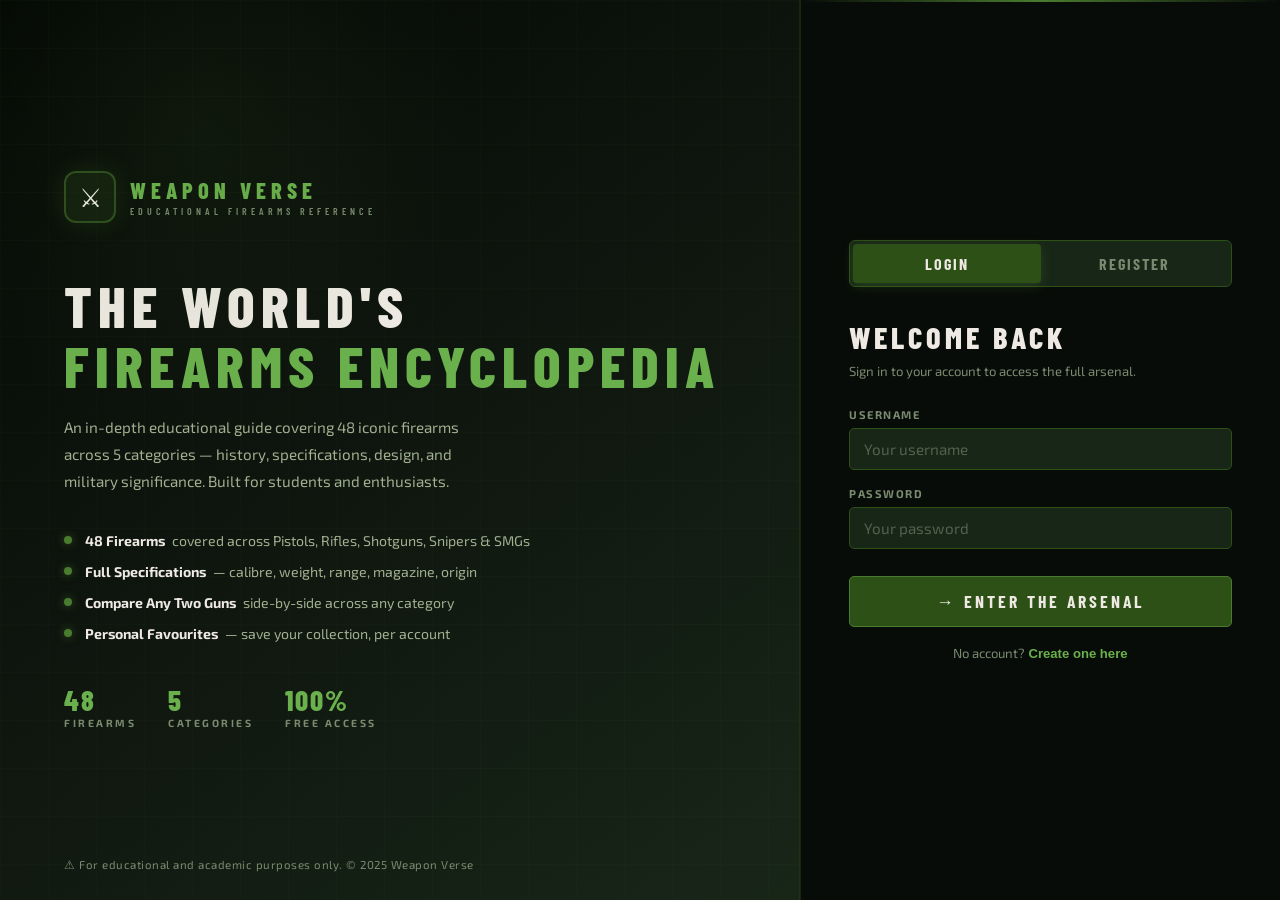
<file: login.html>
<!DOCTYPE html>
<html lang="en">
<head>
  <meta charset="UTF-8"/>
  <meta name="viewport" content="width=device-width, initial-scale=1.0"/>
  <title>Enter — WEAPON VERSE</title>
  <link rel="stylesheet" href="style.css"/>
  <style>
    /* ══════════════════════════════════════════
       ENTRY GATE — Full Split Screen
    ══════════════════════════════════════════ */
    html, body { height: 100%; margin: 0; overflow: hidden; }

    /* Particle canvas behind everything */
    #bgCanvas {
      position: fixed; inset: 0; z-index: 0;
      pointer-events: none;
    }

    .gate-wrap {
      position: relative; z-index: 1;
      display: flex;
      min-height: 100vh;
    }

    /* ══ LEFT — Brand / Info panel ══ */
    .gate-left {
      flex: 1.1;
      background: linear-gradient(145deg, #040804 0%, #0d130d 40%, #182618 100%);
      border-right: 1px solid rgba(74,124,47,.25);
      display: flex;
      flex-direction: column;
      justify-content: center;
      padding: 60px 64px;
      position: relative;
      overflow: hidden;
    }

    /* Decorative grid lines */
    .gate-left::before {
      content: '';
      position: absolute; inset: 0;
      background-image:
        linear-gradient(rgba(74,124,47,.04) 1px, transparent 1px),
        linear-gradient(90deg, rgba(74,124,47,.04) 1px, transparent 1px);
      background-size: 48px 48px;
      pointer-events: none;
    }
    /* Radial glow */
    .gate-left::after {
      content: '';
      position: absolute;
      top: -20%; left: -10%;
      width: 70%; height: 70%;
      background: radial-gradient(ellipse, rgba(74,124,47,.1) 0%, transparent 70%);
      pointer-events: none;
    }

    /* Logo */
    .gate-logo {
      display: flex;
      align-items: center;
      gap: 14px;
      margin-bottom: 52px;
      animation: fadeUp .6s ease both;
    }
    .gate-logo-icon {
      width: 52px; height: 52px;
      background: rgba(74,124,47,.15);
      border: 2px solid rgba(74,124,47,.5);
      border-radius: 12px;
      display: flex; align-items: center; justify-content: center;
      font-size: 1.6rem;
      box-shadow: 0 0 24px rgba(74,124,47,.2);
    }
    .gate-logo-text {
      font-family: var(--fh);
      font-size: 1.4rem;
      font-weight: 800;
      letter-spacing: 5px;
      color: var(--gl);
      text-transform: uppercase;
    }
    .gate-logo-text span {
      display: block;
      font-size: .62rem;
      letter-spacing: 4px;
      color: var(--grey);
      font-weight: 600;
      margin-top: 2px;
    }

    /* Tagline */
    .gate-tagline {
      animation: fadeUp .6s .1s ease both;
      margin-bottom: 36px;
    }
    .gate-tagline h1 {
      font-family: var(--fh);
      font-size: clamp(2.4rem, 4.5vw, 4rem);
      font-weight: 800;
      letter-spacing: 6px;
      line-height: 1.05;
      color: var(--white);
      text-transform: uppercase;
      margin-bottom: 6px;
    }
    .gate-tagline h1 span {
      color: var(--gl);
      display: block;
    }
    .gate-tagline p {
      font-family: var(--fb);
      font-size: .95rem;
      color: var(--grey-l);
      line-height: 1.8;
      max-width: 440px;
      margin-top: 18px;
    }

    /* Feature list */
    .gate-features {
      display: flex;
      flex-direction: column;
      gap: 14px;
      margin-bottom: 44px;
      animation: fadeUp .6s .2s ease both;
    }
    .gate-feature {
      display: flex;
      align-items: center;
      gap: 13px;
      font-family: var(--fb);
      font-size: .88rem;
      color: var(--grey-l);
    }
    .gate-feature-dot {
      width: 8px; height: 8px;
      background: var(--ga);
      border-radius: 50%;
      flex-shrink: 0;
      box-shadow: 0 0 8px rgba(74,124,47,.6);
    }
    .gate-feature strong { color: var(--white); margin-right: 4px; }

    /* Stats row */
    .gate-stats {
      display: flex;
      gap: 32px;
      animation: fadeUp .6s .3s ease both;
    }
    .gate-stat-item { display: flex; flex-direction: column; gap: 3px; }
    .gate-stat-num {
      font-family: var(--fh);
      font-size: 1.8rem;
      font-weight: 800;
      color: var(--gl);
      letter-spacing: 2px;
      line-height: 1;
    }
    .gate-stat-lbl {
      font-size: .65rem;
      font-weight: 700;
      letter-spacing: 2.5px;
      text-transform: uppercase;
      color: var(--grey);
    }

    /* Bottom disclaimer */
    .gate-disclaimer {
      position: absolute;
      bottom: 28px; left: 64px;
      font-size: .72rem;
      color: var(--grey);
      letter-spacing: .5px;
      opacity: .7;
      animation: fadeIn 1s .8s ease both;
    }

    /* ══ RIGHT — Form panel ══ */
    .gate-right {
      flex: 0 0 480px;
      background: #080c08;
      border-left: 1px solid rgba(45,80,22,.4);
      display: flex;
      flex-direction: column;
      justify-content: center;
      padding: 48px 48px;
      overflow-y: auto;
      position: relative;
    }

    /* Subtle top bar */
    .gate-right::before {
      content: '';
      position: absolute;
      top: 0; left: 0; right: 0;
      height: 2px;
      background: linear-gradient(90deg, transparent, var(--ga), transparent);
    }

    /* Tab switcher: Login / Register */
    .gate-tabs {
      display: flex;
      gap: 0;
      background: var(--gd);
      border: 1px solid var(--gm);
      border-radius: 6px;
      padding: 3px;
      margin-bottom: 32px;
      animation: fadeIn .5s ease both;
    }
    .gate-tab {
      flex: 1;
      background: none;
      border: none;
      border-radius: 4px;
      color: var(--grey);
      font-family: var(--fh);
      font-size: 1rem;
      font-weight: 700;
      letter-spacing: 2px;
      text-transform: uppercase;
      padding: 10px 0;
      cursor: pointer;
      transition: background .22s, color .22s, box-shadow .22s;
    }
    .gate-tab.active {
      background: var(--gm);
      color: var(--white);
      box-shadow: 0 3px 12px rgba(74,124,47,.3);
    }

    /* Form headings */
    .gate-form-head {
      margin-bottom: 26px;
      animation: fadeUp .4s ease both;
    }
    .gate-form-head h2 {
      font-family: var(--fh);
      font-size: 1.9rem;
      font-weight: 800;
      letter-spacing: 4px;
      color: var(--white);
      text-transform: uppercase;
      margin-bottom: 6px;
    }
    .gate-form-head p {
      font-size: .82rem;
      color: var(--grey);
      line-height: 1.6;
    }

    /* Form panels */
    .gate-panel { display: none; animation: fadeUp .3s ease both; }
    .gate-panel.active { display: block; }

    /* Form fields */
    .gf-group {
      margin-bottom: 17px;
    }
    .gf-group label {
      display: block;
      font-size: .7rem;
      font-weight: 700;
      letter-spacing: 1.5px;
      text-transform: uppercase;
      color: var(--grey);
      margin-bottom: 7px;
    }
    .gf-group input {
      width: 100%;
      background: var(--gd);
      border: 1.5px solid var(--gm);
      color: var(--white);
      font-family: var(--fb);
      font-size: .95rem;
      padding: 11px 14px;
      border-radius: 5px;
      outline: none;
      box-sizing: border-box;
      transition: border-color .22s, box-shadow .22s;
    }
    .gf-group input:focus {
      border-color: var(--ga);
      box-shadow: 0 0 0 3px rgba(74,124,47,.2);
    }
    .gf-group input::placeholder { color: var(--grey); opacity: .6; }
    .gf-err {
      font-size: .72rem;
      color: #e05555;
      margin-top: 5px;
      display: none;
      letter-spacing: .3px;
    }
    .gf-err.show { display: block; }

    /* Two-column row for name fields */
    .gf-row { display: flex; gap: 12px; }
    .gf-row .gf-group { flex: 1; }

    /* Submit button */
    .gf-btn {
      width: 100%;
      background: var(--gm);
      color: var(--white);
      border: 1.5px solid var(--ga);
      font-family: var(--fh);
      font-size: 1.1rem;
      font-weight: 700;
      letter-spacing: 3px;
      text-transform: uppercase;
      padding: 13px;
      border-radius: 5px;
      cursor: pointer;
      margin-top: 10px;
      transition: background .22s, transform .18s, box-shadow .22s;
    }
    .gf-btn:hover {
      background: var(--ga);
      transform: translateY(-2px);
      box-shadow: 0 8px 22px rgba(74,124,47,.4);
    }
    .gf-btn:active { transform: translateY(0); }

    /* Success state */
    .gf-btn.loading {
      opacity: .7; pointer-events: none; cursor: wait;
    }

    /* Switch text */
    .gf-switch {
      text-align: center;
      margin-top: 18px;
      font-size: .82rem;
      color: var(--grey);
    }
    .gf-switch button {
      background: none; border: none;
      color: var(--gl); font-weight: 700;
      cursor: pointer; font-size: .82rem;
      padding: 0;
      transition: color .2s;
    }
    .gf-switch button:hover { color: var(--white); }

    /* ══ Success overlay (shown after login/register) ══ */
    #gateSuccess {
      display: none;
      flex-direction: column;
      align-items: center;
      justify-content: center;
      text-align: center;
      gap: 14px;
      animation: fadeUp .4s ease;
    }
    #gateSuccess.show { display: flex; }
    .gate-success-icon {
      width: 64px; height: 64px;
      background: rgba(74,124,47,.15);
      border: 2px solid rgba(74,124,47,.5);
      border-radius: 50%;
      display: flex; align-items: center; justify-content: center;
      font-size: 1.8rem;
      margin-bottom: 8px;
      animation: successPop .5s cubic-bezier(.34,1.56,.64,1) both;
    }
    @keyframes successPop {
      from { transform: scale(0); opacity: 0; }
      to   { transform: scale(1); opacity: 1; }
    }
    .gate-success-title {
      font-family: var(--fh); font-size: 1.6rem;
      font-weight: 800; letter-spacing: 4px;
      color: var(--white); text-transform: uppercase;
    }
    .gate-success-sub { font-size: .85rem; color: var(--grey); line-height: 1.6; }
    .gate-success-bar {
      width: 220px; height: 4px;
      background: var(--gd); border-radius: 2px;
      overflow: hidden; margin-top: 6px;
    }
    .gate-success-fill {
      height: 100%;
      background: linear-gradient(90deg, var(--gm), var(--gl));
      border-radius: 2px;
      width: 0%;
      animation: loadBar 2s ease forwards;
    }
    @keyframes loadBar { from { width: 0%; } to { width: 100%; } }

    /* ══ Responsive ══ */

    /* Tablet */
    @media (max-width: 1024px) {
      .gate-left  { padding: 48px 40px; }
      .gate-right { flex: 0 0 420px; padding: 44px 36px; }
    }

    /* Mobile landscape / small tablet */
    @media (max-width: 900px) {
      html, body { height: auto; overflow: auto; }
      .gate-wrap  { flex-direction: column; min-height: 100vh; overflow: visible; }

      /* Left panel — compact */
      .gate-left  {
        flex: none;
        padding: 36px 24px 28px;
        border-right: none;
        border-bottom: 1px solid rgba(74,124,47,.2);
      }
      .gate-logo      { margin-bottom: 22px; }
      .gate-tagline   { margin-bottom: 20px; }
      .gate-tagline h1 { font-size: clamp(1.6rem, 6vw, 2.4rem); }
      .gate-tagline p  { font-size: .88rem; margin-top: 10px; }
      .gate-features  { gap: 10px; margin-bottom: 22px; }
      .gate-feature   { font-size: .82rem; }
      .gate-stats     { gap: 20px; }
      .gate-disclaimer { position: static; margin-top: 20px; opacity: .6; }

      /* Right panel — full width, always visible */
      .gate-right {
        flex: none;
        width: 100%;
        padding: 32px 24px 48px;
        border-left: none;
        border-top: none;
        min-height: auto;
        overflow-y: visible;
      }
      .gate-right::before { display: none; }
    }

    /* Phone portrait */
    @media (max-width: 480px) {
      .gate-left  { padding: 28px 18px 22px; }
      .gate-right { padding: 24px 18px 40px; }
      .gate-tagline h1 { font-size: 1.5rem; letter-spacing: 3px; }
      .gate-logo-text  { font-size: 1.1rem; letter-spacing: 3px; }
      .gate-features   { display: none; } /* hide on very small screens to save space */
      .gate-stats      { gap: 14px; }
      .gate-stat-num   { font-size: 1.4rem; }
      .gate-tab        { font-size: .82rem; letter-spacing: 1px; padding: 9px 0; }
      .gate-form-head h2 { font-size: 1.4rem; letter-spacing: 2px; }
      .gf-group input  { font-size: .9rem; padding: 10px 12px; }
      .gf-btn          { font-size: .95rem; letter-spacing: 2px; }
    }

    /* Keyframes (shared from style.css might not have slideDown) */
    @keyframes slideDown {
      from { opacity: 0; transform: translateY(-16px); }
      to   { opacity: 1; transform: translateY(0); }
    }
  </style>
</head>
<body>

<canvas id="bgCanvas"></canvas>

<div class="gate-wrap">

  <!-- ══ LEFT: Brand Panel ══ -->
  <div class="gate-left">

    <!-- Logo -->
    <div class="gate-logo">
      <div class="gate-logo-icon">⚔</div>
      <div class="gate-logo-text">
        Weapon Verse
        <span>Educational Firearms Reference</span>
      </div>
    </div>

    <!-- Tagline -->
    <div class="gate-tagline">
      <h1>
        The World's
        <span>Firearms Encyclopedia</span>
      </h1>
      <p>
        An in-depth educational guide covering 48 iconic firearms across 5 categories —
        history, specifications, design, and military significance. Built for students and enthusiasts.
      </p>
    </div>

    <!-- Features -->
    <div class="gate-features">
      <div class="gate-feature">
        <div class="gate-feature-dot"></div>
        <div><strong>48 Firearms</strong> covered across Pistols, Rifles, Shotguns, Snipers & SMGs</div>
      </div>
      <div class="gate-feature">
        <div class="gate-feature-dot"></div>
        <div><strong>Full Specifications</strong> — calibre, weight, range, magazine, origin</div>
      </div>
      <div class="gate-feature">
        <div class="gate-feature-dot"></div>
        <div><strong>Compare Any Two Guns</strong> side-by-side across any category</div>
      </div>
      <div class="gate-feature">
        <div class="gate-feature-dot"></div>
        <div><strong>Personal Favourites</strong> — save your collection, per account</div>
      </div>
    </div>

    <!-- Stats -->
    <div class="gate-stats">
      <div class="gate-stat-item">
        <span class="gate-stat-num">48</span>
        <span class="gate-stat-lbl">Firearms</span>
      </div>
      <div class="gate-stat-item">
        <span class="gate-stat-num">5</span>
        <span class="gate-stat-lbl">Categories</span>
      </div>
      <div class="gate-stat-item">
        <span class="gate-stat-num">100%</span>
        <span class="gate-stat-lbl">Free Access</span>
      </div>
    </div>

    <div class="gate-disclaimer">
      ⚠ For educational and academic purposes only. &copy; 2025 Weapon Verse
    </div>
  </div>

  <!-- ══ RIGHT: Form Panel ══ -->
  <div class="gate-right">

    <!-- Tab switcher -->
    <div class="gate-tabs" id="gateTabs">
      <button class="gate-tab active" id="tabLogin"    onclick="showTab('login')">Login</button>
      <button class="gate-tab"        id="tabRegister" onclick="showTab('register')">Register</button>
    </div>

    <!-- Forms -->
    <div id="gateForms">

      <!-- ── Login Form ── -->
      <div class="gate-panel active" id="panelLogin">
        <div class="gate-form-head">
          <h2>Welcome Back</h2>
          <p>Sign in to your account to access the full arsenal.</p>
        </div>
        <div class="gf-group">
          <label>Username</label>
          <input type="text" id="glUser" placeholder="Your username" autocomplete="username"/>
          <div class="gf-err" id="glUerr"></div>
        </div>
        <div class="gf-group">
          <label>Password</label>
          <input type="password" id="glPass" placeholder="Your password" autocomplete="current-password"/>
          <div class="gf-err" id="glPerr"></div>
        </div>
        <button class="gf-btn" onclick="doGateLogin()">→ Enter the Arsenal</button>
        <div class="gf-switch">
          No account? <button onclick="showTab('register')">Create one here</button>
        </div>
      </div>

      <!-- ── Register Form ── -->
      <div class="gate-panel" id="panelRegister">
        <div class="gate-form-head">
          <h2>Create Account</h2>
          <p>Register for free to start exploring the full firearms database.</p>
        </div>
        <div class="gf-group">
          <label>Username</label>
          <input type="text" id="grUser" placeholder="Choose a username (min 3 chars)" autocomplete="username"/>
          <div class="gf-err" id="grUerr"></div>
        </div>
        <div class="gf-group">
          <label>Email Address</label>
          <input type="email" id="grEmail" placeholder="Your email address" autocomplete="email"/>
          <div class="gf-err" id="grEerr"></div>
        </div>
        <div class="gf-group">
          <label>Date of Birth</label>
          <input type="date" id="grDob"/>
          <div class="gf-err" id="grDerr"></div>
        </div>
        <div class="gf-group">
          <label>Password</label>
          <input type="password" id="grPass" placeholder="Min 6 characters" autocomplete="new-password"/>
          <div class="gf-err" id="grPwderr"></div>
        </div>
        <div class="gf-group">
          <label>Confirm Password</label>
          <input type="password" id="grConf" placeholder="Re-enter your password" autocomplete="new-password"/>
          <div class="gf-err" id="grCerr"></div>
        </div>
        <button class="gf-btn" onclick="doGateRegister()">⚔ Join Weapon Verse</button>
        <div class="gf-switch">
          Already have an account? <button onclick="showTab('login')">Login here</button>
        </div>
      </div>

    </div><!-- end gateForms -->

    <!-- Success state (replaces forms on success) -->
    <div id="gateSuccess">
      <div class="gate-success-icon">✓</div>
      <div class="gate-success-title" id="successTitle">Welcome!</div>
      <div class="gate-success-sub" id="successSub">Entering the arsenal…</div>
      <div class="gate-success-bar"><div class="gate-success-fill"></div></div>
    </div>

  </div><!-- end gate-right -->
</div><!-- end gate-wrap -->

<script src="script.js"></script>
<script>
/* ══════════════════════════════════════════════
   GATE PAGE LOGIC
══════════════════════════════════════════════ */

/* ── If already logged in, go straight to home ── */
(function(){
  if (getSession()) window.location.replace('index.html');
  /* Auto-switch to register tab if URL has #register */
  if (window.location.hash === '#register') {
    window.addEventListener('DOMContentLoaded', function(){ showTab('register'); });
  }
})();

/* ── Tab switcher ── */
function showTab(tab) {
  var panels = ['panelLogin','panelRegister'];
  var tabs   = ['tabLogin','tabRegister'];
  panels.forEach(function(id){ document.getElementById(id).classList.remove('active'); });
  tabs.forEach(function(id)  { document.getElementById(id).classList.remove('active'); });
  if (tab === 'login') {
    document.getElementById('panelLogin').classList.add('active');
    document.getElementById('tabLogin').classList.add('active');
  } else {
    document.getElementById('panelRegister').classList.add('active');
    document.getElementById('tabRegister').classList.add('active');
  }
}

/* ── Error helpers ── */
function gfVal(id)       { var el=document.getElementById(id); return el?el.value.trim():''; }
function gfErr(id,msg)   { var el=document.getElementById(id); if(el){el.textContent='⚠ '+msg;el.classList.add('show');} }
function gfClear(ids)    { ids.forEach(function(id){ var el=document.getElementById(id); if(el){el.textContent='';el.classList.remove('show');} }); }

/* ── Success animation → redirect ── */
function showSuccess(username, isNew) {
  document.getElementById('gateTabs').style.display   = 'none';
  document.getElementById('gateForms').style.display  = 'none';
  var s = document.getElementById('gateSuccess');
  s.classList.add('show');
  document.getElementById('successTitle').textContent = isNew
    ? 'Welcome, ' + username + '!'
    : 'Welcome back, ' + username + '!';
  document.getElementById('successSub').textContent = isNew
    ? 'Account created. Loading your arsenal…'
    : 'Login successful. Entering the arsenal…';
  /* Redirect after 2 seconds */
  setTimeout(function(){ window.location.href = 'index.html'; }, 2100);
}

/* ── Login ── */
function doGateLogin() {
  var u = gfVal('glUser'), p = gfVal('glPass');
  gfClear(['glUerr','glPerr']);
  var ok = true;
  if (!u || u.length < 3) { gfErr('glUerr','Username must be at least 3 characters.'); ok=false; }
  if (!p || p.length < 6) { gfErr('glPerr','Password must be at least 6 characters.'); ok=false; }
  if (!ok) return;
  var found = getUsers().find(function(x){ return x.username===u && x.password===p; });
  if (!found) { gfErr('glUerr','Incorrect username or password.'); return; }
  setSession(found);
  showSuccess(found.username, false);
}

/* ── Register ── */
function doGateRegister() {
  var u=gfVal('grUser'), e=gfVal('grEmail'), d=gfVal('grDob'), p=gfVal('grPass'), c=gfVal('grConf');
  gfClear(['grUerr','grEerr','grDerr','grPwderr','grCerr']);
  var ok=true;
  if (!u||u.length<3)         { gfErr('grUerr','Min 3 characters required.'); ok=false; }
  if (!e||!e.includes('@'))   { gfErr('grEerr','Valid email required.'); ok=false; }
  if (!d)                     { gfErr('grDerr','Date of birth is required.'); ok=false; }
  if (!p||p.length<6)         { gfErr('grPwderr','Min 6 characters required.'); ok=false; }
  if (!c||c!==p)              { gfErr('grCerr','Passwords do not match.'); ok=false; }
  if (!ok) return;
  var users = getUsers();
  if (users.find(function(x){ return x.username===u; })) { gfErr('grUerr','Username already taken. Choose another.'); return; }
  var newUser = { username:u, email:e, dob:d, password:p };
  users.push(newUser);
  saveUsers(users);
  setSession(newUser);
  showSuccess(u, true);
}

/* ── Enter key support ── */
document.addEventListener('keydown', function(e){
  if (e.key !== 'Enter') return;
  var loginActive = document.getElementById('panelLogin').classList.contains('active');
  if (loginActive) doGateLogin();
  else doGateRegister();
});

/* ══════════════════════════════════════════════
   CANVAS PARTICLE BACKGROUND
══════════════════════════════════════════════ */
(function(){
  var canvas  = document.getElementById('bgCanvas');
  var ctx     = canvas.getContext('2d');
  var W, H, dots = [];

  function resize() {
    W = canvas.width  = window.innerWidth;
    H = canvas.height = window.innerHeight;
  }
  window.addEventListener('resize', resize);
  resize();

  /* Create dots */
  for (var i = 0; i < 55; i++) {
    dots.push({
      x:   Math.random() * 1920,
      y:   Math.random() * 1080,
      r:   Math.random() * 1.4 + .4,
      vx:  (Math.random() - .5) * .22,
      vy:  (Math.random() - .5) * .22,
      a:   Math.random() * .5 + .1
    });
  }

  function draw() {
    ctx.clearRect(0, 0, W, H);
    dots.forEach(function(d){
      d.x += d.vx; d.y += d.vy;
      if (d.x < 0) d.x = W; if (d.x > W) d.x = 0;
      if (d.y < 0) d.y = H; if (d.y > H) d.y = 0;
      ctx.beginPath();
      ctx.arc(d.x, d.y, d.r, 0, Math.PI*2);
      ctx.fillStyle = 'rgba(106,176,76,' + d.a + ')';
      ctx.fill();
    });
    /* Draw faint lines between nearby dots */
    for (var i = 0; i < dots.length; i++) {
      for (var j = i+1; j < dots.length; j++) {
        var dx = dots[i].x - dots[j].x;
        var dy = dots[i].y - dots[j].y;
        var dist = Math.sqrt(dx*dx + dy*dy);
        if (dist < 140) {
          ctx.beginPath();
          ctx.moveTo(dots[i].x, dots[i].y);
          ctx.lineTo(dots[j].x, dots[j].y);
          ctx.strokeStyle = 'rgba(74,124,47,' + (.08 * (1 - dist/140)) + ')';
          ctx.lineWidth = .6;
          ctx.stroke();
        }
      }
    }
    requestAnimationFrame(draw);
  }
  draw();
})();
</script>
</body>
</html>
</file>
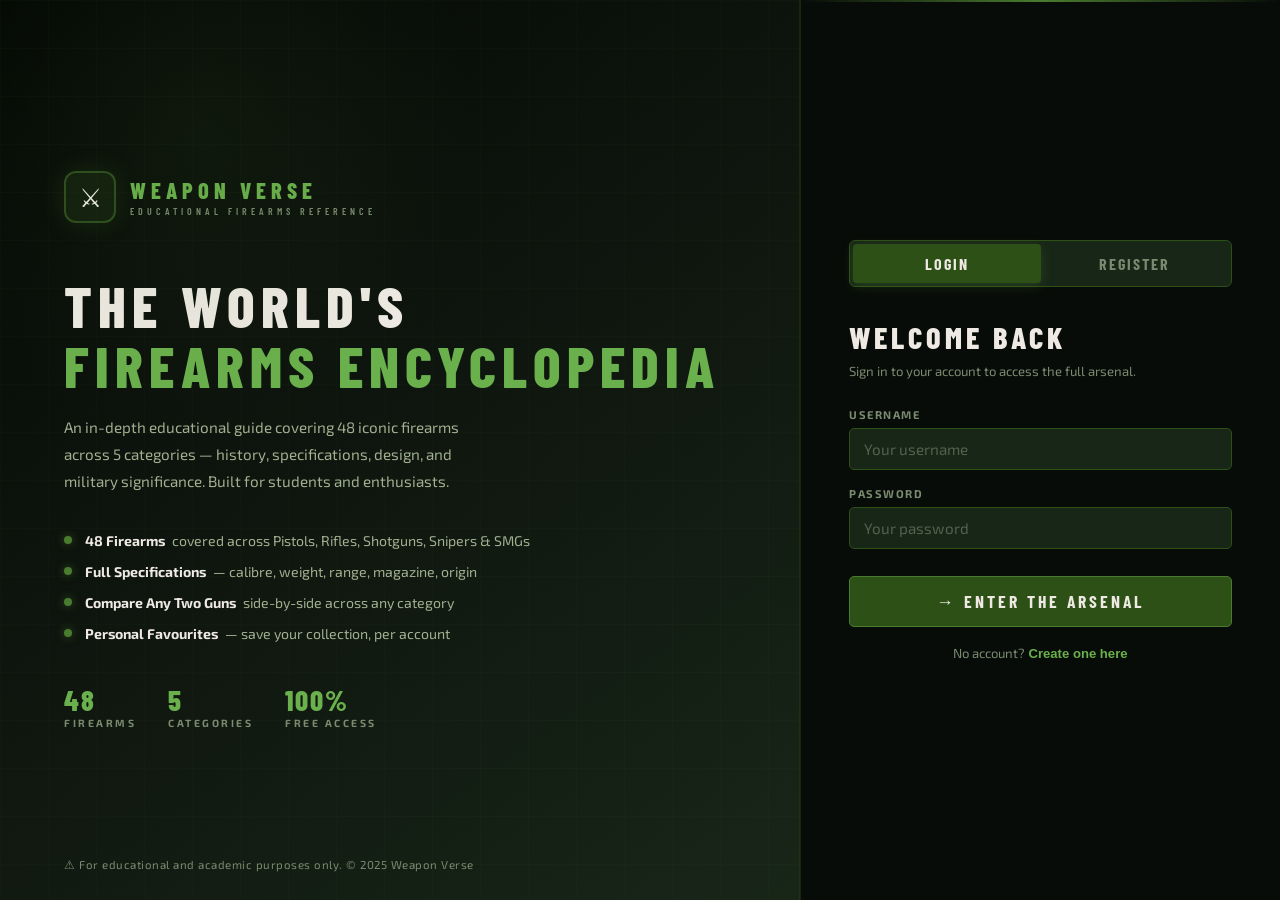
<file: pistols.html>
<!DOCTYPE html>
<html lang="en">
<head>
  <meta charset="UTF-8"/>
  <meta name="viewport" content="width=device-width, initial-scale=1.0"/>
  <title>Pistols — WEAPON VERSE</title>
  <link rel="stylesheet" href="style.css"/>
</head>
<body>
<nav class="navbar">
  <div class="navbar-inner">
    <a href="index.html" class="navbar-logo">⚔&nbsp;WEAPON VERSE</a>
    <div class="navbar-center">
      <ul>
        <li><a href="index.html">Home</a></li>
        <li><a href="pistols.html">Pistols</a></li>
        <li><a href="rifles.html">Rifles</a></li>
        <li><a href="shotguns.html">Shotguns</a></li>
        <li><a href="snipers.html">Snipers</a></li>
        <li><a href="smg.html">SMGs</a></li>
      </ul>
    </div>
    <div class="navbar-auth">
      <a href="login.html" class="nav-login">Login</a>
      <a href="register.html" class="nav-register">Register</a>
    </div>
  </div>
</nav>
<div class="page-header">
  <h1><span class="ph-icon"><svg viewBox="0 0 32 32" fill="currentColor"><rect x="2" y="13" width="18" height="6" rx="2"/><path d="M20 14 L29 11 L29 19 L20 16 Z"/><rect x="5" y="19" width="4" height="6" rx="1.5"/><rect x="4" y="13" width="2.5" height="3" rx="0.5"/><circle cx="8" cy="14.5" r="1"/></svg></span><span>Pistols</span></h1>
  <p>Compact, short-barrelled handguns designed for one or two-hand use. Widely carried by law enforcement and military personnel worldwide.</p>
</div>
<section class="guns-section">
  <div class="guns-grid">
    <div class="gun-card">
      <div class="card-img"><img src="Gun Images/Glock17.jpg" alt="Glock 17"/><span class="gun-badge">PISTOL</span></div>
      <div class="card-body"><h3>Glock 17</h3><table class="gun-table"><tr><td>Caliber</td><td>9×19mm Parabellum</td></tr><tr><td>Weight</td><td>625 g (unloaded)</td></tr><tr><td>Magazine</td><td>17 rounds</td></tr><tr><td>Range</td><td>50 m</td></tr><tr><td>Origin</td><td>Austria (1982)</td></tr></table></div>
    </div>
    <div class="gun-card">
      <div class="card-img"><img src="Gun Images/Beretta-92FS.jpg" alt="Beretta M9"/><span class="gun-badge">PISTOL</span></div>
      <div class="card-body"><h3>Beretta M9</h3><table class="gun-table"><tr><td>Caliber</td><td>9×19mm Parabellum</td></tr><tr><td>Weight</td><td>952 g (loaded)</td></tr><tr><td>Magazine</td><td>15 rounds</td></tr><tr><td>Range</td><td>50 m</td></tr><tr><td>Origin</td><td>Italy (1975)</td></tr></table></div>
    </div>
    <div class="gun-card">
      <div class="card-img"><img src="Gun Images/Colt_1911.jpg" alt="Colt M1911"/><span class="gun-badge">PISTOL</span></div>
      <div class="card-body"><h3>Colt M1911</h3><table class="gun-table"><tr><td>Caliber</td><td>.45 ACP</td></tr><tr><td>Weight</td><td>1.13 kg (unloaded)</td></tr><tr><td>Magazine</td><td>7 rounds</td></tr><tr><td>Range</td><td>50 m</td></tr><tr><td>Origin</td><td>USA (1911)</td></tr></table></div>
    </div>
    <div class="gun-card">
      <div class="card-img"><img src="Gun Images/Sig-sauer-P238.jpg" alt="SIG Sauer P320"/><span class="gun-badge">PISTOL</span></div>
      <div class="card-body"><h3>SIG Sauer P320</h3><table class="gun-table"><tr><td>Caliber</td><td>9mm / .40 S&W</td></tr><tr><td>Weight</td><td>833 g (unloaded)</td></tr><tr><td>Magazine</td><td>17 rounds</td></tr><tr><td>Range</td><td>50 m</td></tr><tr><td>Origin</td><td>USA / Germany (2014)</td></tr></table></div>
    </div>
    <div class="gun-card">
      <div class="card-img"><img src="Gun Images/Desert-eagle.jpg" alt="Desert Eagle"/><span class="gun-badge">PISTOL</span></div>
      <div class="card-body"><h3>Desert Eagle</h3><table class="gun-table"><tr><td>Caliber</td><td>.50 AE / .44 Mag</td></tr><tr><td>Weight</td><td>1.99 kg (unloaded)</td></tr><tr><td>Magazine</td><td>7 rounds</td></tr><tr><td>Range</td><td>50 m</td></tr><tr><td>Origin</td><td>USA / Israel (1983)</td></tr></table></div>
    </div>
    <div class="gun-card">
      <div class="card-img"><img src="Gun Images/Walther_PPK.jpg" alt="Walther PPK"/><span class="gun-badge">PISTOL</span></div>
      <div class="card-body"><h3>Walther PPK</h3><table class="gun-table"><tr><td>Caliber</td><td>.380 ACP / 7.65mm</td></tr><tr><td>Weight</td><td>590 g (unloaded)</td></tr><tr><td>Magazine</td><td>7 rounds</td></tr><tr><td>Range</td><td>50 m</td></tr><tr><td>Origin</td><td>Germany (1931)</td></tr></table></div>
    </div>
    <div class="gun-card">
      <div class="card-img"><img src="Gun Images/hk_usb.jpg" alt="HK USP"/><span class="gun-badge">PISTOL</span></div>
      <div class="card-body"><h3>HK USP</h3><table class="gun-table"><tr><td>Caliber</td><td>9mm / .40 / .45</td></tr><tr><td>Weight</td><td>748 g (unloaded)</td></tr><tr><td>Magazine</td><td>15 rounds</td></tr><tr><td>Range</td><td>50 m</td></tr><tr><td>Origin</td><td>Germany (1993)</td></tr></table></div>
    </div>
    <div class="gun-card">
      <div class="card-img"><img src="Gun Images/Ruagr.jpg" alt="Ruger SR9"/><span class="gun-badge">PISTOL</span></div>
      <div class="card-body"><h3>Ruger SR9</h3><table class="gun-table"><tr><td>Caliber</td><td>9×19mm Parabellum</td></tr><tr><td>Weight</td><td>755 g (unloaded)</td></tr><tr><td>Magazine</td><td>17 rounds</td></tr><tr><td>Range</td><td>50 m</td></tr><tr><td>Origin</td><td>USA (2007)</td></tr></table></div>
    </div>
    <div class="gun-card">
      <div class="card-img"><img src="Gun Images/CZ75.jpg" alt="CZ 75"/><span class="gun-badge">PISTOL</span></div>
      <div class="card-body"><h3>CZ 75</h3><table class="gun-table"><tr><td>Caliber</td><td>9×19mm Parabellum</td></tr><tr><td>Weight</td><td>1.0 kg (unloaded)</td></tr><tr><td>Magazine</td><td>16 rounds</td></tr><tr><td>Range</td><td>50 m</td></tr><tr><td>Origin</td><td>Czechoslovakia (1975)</td></tr></table></div>
    </div>
    <div class="gun-card">
      <div class="card-img"><img src="Gun Images/Brownwing HI-power.jpg" alt="Browning Hi-Power"/><span class="gun-badge">PISTOL</span></div>
      <div class="card-body"><h3>Browning Hi-Power</h3><table class="gun-table"><tr><td>Caliber</td><td>9×19mm Parabellum</td></tr><tr><td>Weight</td><td>882 g (unloaded)</td></tr><tr><td>Magazine</td><td>13 rounds</td></tr><tr><td>Range</td><td>50 m</td></tr><tr><td>Origin</td><td>Belgium (1935)</td></tr></table></div>
    </div>
  </div>
</section>
<footer>
  <p>⚔ <strong>WEAPON VERSE</strong> — Educational purposes only. &copy; 2025</p>
</footer>
<script src="script.js"></script>
</body>
</html>
</file>
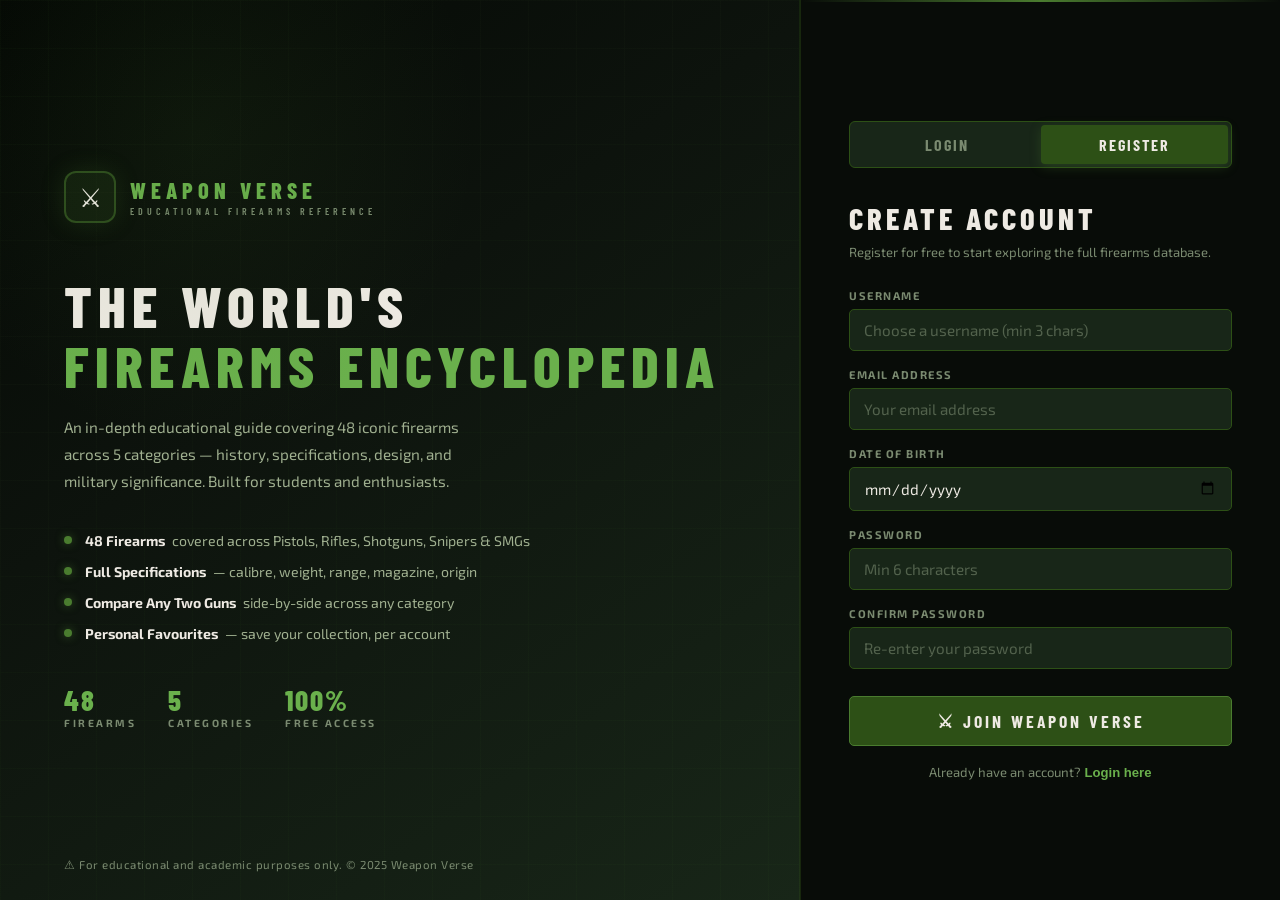
<file: register.html>
<!DOCTYPE html>
<html lang="en">
<head>
  <meta charset="UTF-8"/>
  <meta name="viewport" content="width=device-width, initial-scale=1.0"/>
  <title>Register — WEAPON VERSE</title>
  <script>
    /* Redirect to the gate page and auto-open register tab */
    window.location.replace('login.html#register');
  </script>
</head>
<body></body>
</html>
</file>
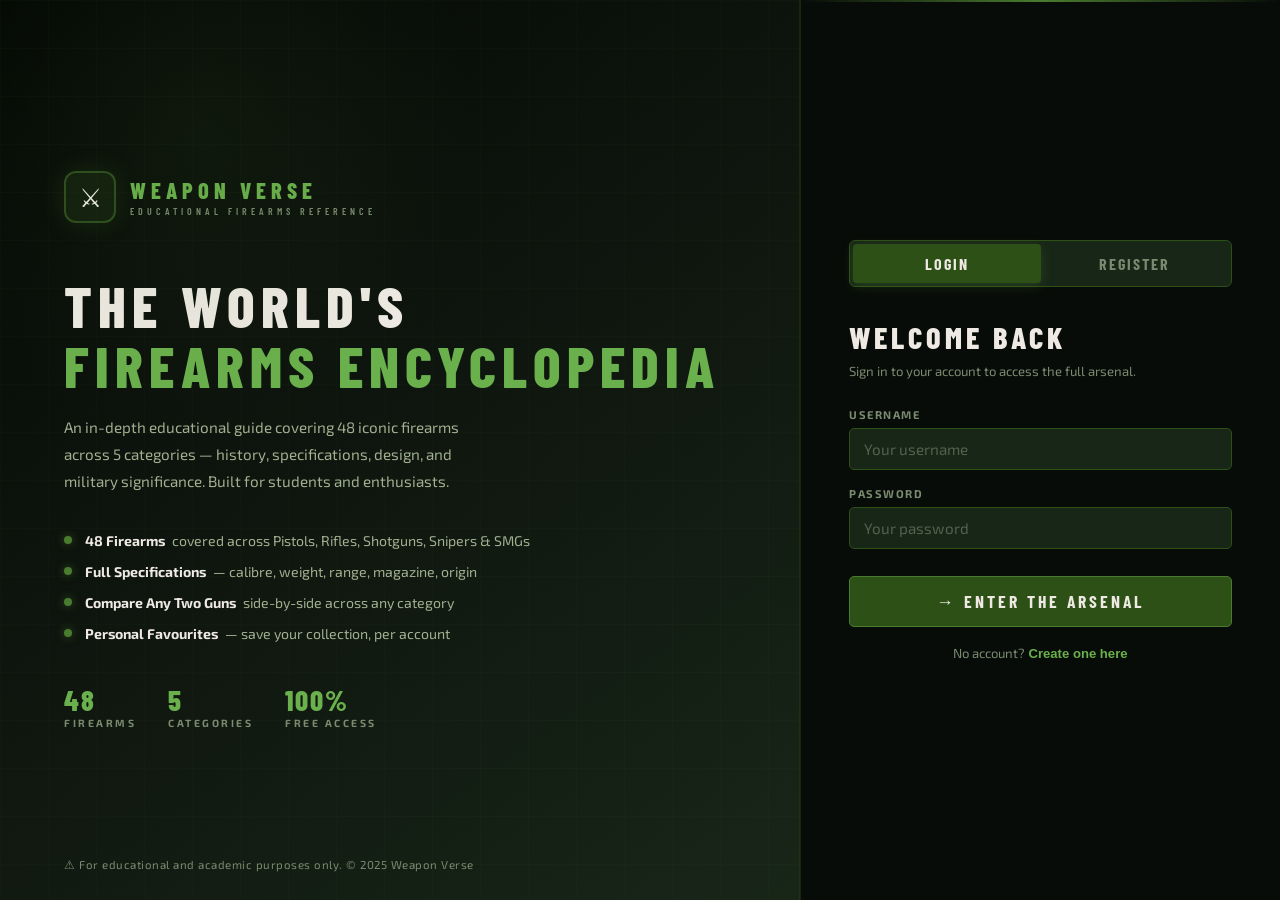
<file: shotguns.html>
<!DOCTYPE html>
  <html lang="en">
  <head>
    <meta charset="UTF-8"/>
    <meta name="viewport" content="width=device-width, initial-scale=1.0"/>
    <title>Shotguns — WEAPON VERSE</title>
    <link rel="stylesheet" href="style.css"/>
  </head>
  <body>
  <nav class="navbar">
    <div class="navbar-inner">
      <a href="index.html" class="navbar-logo">⚔&nbsp;WEAPON VERSE</a>
      <div class="navbar-center">
        <ul>
          <li><a href="index.html">Home</a></li>
          <li><a href="pistols.html">Pistols</a></li>
          <li><a href="rifles.html">Rifles</a></li>
          <li><a href="shotguns.html">Shotguns</a></li>
          <li><a href="snipers.html">Snipers</a></li>
          <li><a href="smg.html">SMGs</a></li>
        </ul>
      </div>
      <div class="navbar-auth">
        <a href="login.html" class="nav-login">Login</a>
        <a href="register.html" class="nav-register">Register</a>
      </div>
    </div>
  </nav>
  <div class="page-header">
    <h1><span class="ph-icon"><svg viewBox="0 0 32 32" fill="currentColor"><rect x="1" y="14" width="20" height="5" rx="2"/><path d="M21 14.5 L30 12 L30 19 L21 18.5 Z"/><rect x="4" y="19" width="5" height="5" rx="2"/><circle cx="6" cy="14.5" r="1"/><circle cx="10" cy="14.5" r="1"/></svg></span><span>Shotguns</span></h1>
    <p>Smooth-bore long guns firing shells loaded with multiple pellets or a single slug. Devastating at close range.</p>
  </div>
  <section class="guns-section">
    <div class="guns-grid">
      <div class="gun-card">
        <div class="card-img"><img src="Gun Images/Remington 870.png" alt="Remington 870"/><span class="gun-badge">SHOTGUN</span></div>
        <div class="card-body"><h3>Remington 870</h3><table class="gun-table"><tr><td>Gauge</td><td>12 / 20 / .410</td></tr><tr><td>Weight</td><td>3.6 kg</td></tr><tr><td>Magazine</td><td>7 rounds</td></tr><tr><td>Range</td><td>50 m</td></tr><tr><td>Origin</td><td>USA (1950)</td></tr></table></div>
      </div>
      <div class="gun-card">
        <div class="card-img"><img src="Gun Images/Mossberg.jpg" alt="Mossberg 500"/><span class="gun-badge">SHOTGUN</span></div>
        <div class="card-body"><h3>Mossberg 500</h3><table class="gun-table"><tr><td>Gauge</td><td>12 gauge</td></tr><tr><td>Weight</td><td>3.4 kg</td></tr><tr><td>Magazine</td><td>8 rounds</td></tr><tr><td>Range</td><td>40 m</td></tr><tr><td>Origin</td><td>USA (1961)</td></tr></table></div>
      </div>
      <div class="gun-card">
        <div class="card-img"><img src="Gun Images/Benelli-m4.jpg" alt="Benelli M4"/><span class="gun-badge">SHOTGUN</span></div>
        <div class="card-body"><h3>Benelli M4</h3><table class="gun-table"><tr><td>Gauge</td><td>12 gauge</td></tr><tr><td>Weight</td><td>3.82 kg</td></tr><tr><td>Magazine</td><td>5+1 rounds</td></tr><tr><td>Range</td><td>50 m</td></tr><tr><td>Origin</td><td>Italy (1998)</td></tr></table></div>
      </div>
      <div class="gun-card">
        <div class="card-img"><img src="Gun Images/Winchester_92.jpg" alt="Winchester 1897"/><span class="gun-badge">SHOTGUN</span></div>
        <div class="card-body"><h3>Winchester 1897</h3><table class="gun-table"><tr><td>Gauge</td><td>12 gauge</td></tr><tr><td>Weight</td><td>3.6 kg</td></tr><tr><td>Magazine</td><td>5+1 rounds</td></tr><tr><td>Range</td><td>40 m</td></tr><tr><td>Origin</td><td>USA (1897)</td></tr></table></div>
      </div>
      <div class="gun-card">
        <div class="card-img"><img src="Gun Images/Saiga_12k.jpg" alt="Saiga-12"/><span class="gun-badge">SHOTGUN</span></div>
        <div class="card-body"><h3>Saiga-12</h3><table class="gun-table"><tr><td>Gauge</td><td>12 gauge</td></tr><tr><td>Weight</td><td>3.6 kg</td></tr><tr><td>Magazine</td><td>10 rounds</td></tr><tr><td>Range</td><td>50 m</td></tr><tr><td>Origin</td><td>Russia (1997)</td></tr></table></div>
      </div>
      <div class="gun-card">
        <div class="card-img"><img src="Gun Images/SPAS-12.jpg" alt="Franchi SPAS-12"/><span class="gun-badge">SHOTGUN</span></div>
        <div class="card-body"><h3>Franchi SPAS-12</h3><table class="gun-table"><tr><td>Gauge</td><td>12 gauge</td></tr><tr><td>Weight</td><td>4.2 kg</td></tr><tr><td>Magazine</td><td>8 rounds</td></tr><tr><td>Range</td><td>50 m</td></tr><tr><td>Origin</td><td>Italy (1979)</td></tr></table></div>
      </div>
      <div class="gun-card">
        <div class="card-img"><img src="Gun Images/Mossberg_590.jpg" alt="Mossberg 590"/><span class="gun-badge">SHOTGUN</span></div>
        <div class="card-body"><h3>Mossberg 590</h3><table class="gun-table"><tr><td>Gauge</td><td>12 gauge</td></tr><tr><td>Weight</td><td>3.07 kg</td></tr><tr><td>Magazine</td><td>9 rounds</td></tr><tr><td>Range</td><td>45 m</td></tr><tr><td>Origin</td><td>USA (1987)</td></tr></table></div>
      </div>
      <div class="gun-card">
        <div class="card-img"><img src="Gun Images/Browning_auto.jpg" alt="Browning Auto-5"/><span class="gun-badge">SHOTGUN</span></div>
        <div class="card-body"><h3>Browning Auto-5</h3><table class="gun-table"><tr><td>Gauge</td><td>12 / 16 / 20</td></tr><tr><td>Weight</td><td>3.86 kg</td></tr><tr><td>Magazine</td><td>5 rounds</td></tr><tr><td>Range</td><td>50 m</td></tr><tr><td>Origin</td><td>Belgium (1902)</td></tr></table></div>
      </div>
      <div class="gun-card">
        <div class="card-img"><img src="Gun Images/Kel-Tec.jpg" alt="Kel-Tec KSG"/><span class="gun-badge">SHOTGUN</span></div>
        <div class="card-body"><h3>Kel-Tec KSG</h3><table class="gun-table"><tr><td>Gauge</td><td>12 gauge</td></tr><tr><td>Weight</td><td>2.86 kg</td></tr><tr><td>Magazine</td><td>14+1 rounds</td></tr><tr><td>Range</td><td>45 m</td></tr><tr><td>Origin</td><td>USA (2011)</td></tr></table></div>
      </div>
      <div class="gun-card">
        <div class="card-img"><img src="Gun Images/AA-12.jpg" alt="AA-12"/><span class="gun-badge">SHOTGUN</span></div>
        <div class="card-body"><h3>AA-12</h3><table class="gun-table"><tr><td>Gauge</td><td>12 gauge</td></tr><tr><td>Weight</td><td>4.76 kg</td></tr><tr><td>Magazine</td><td>20-round drum</td></tr><tr><td>Range</td><td>100 m</td></tr><tr><td>Origin</td><td>USA (1972)</td></tr></table></div>
      </div>
    </div>
  </section>
  <footer>
    <p>⚔ <strong>WEAPON VERSE</strong> — Educational purposes only. &copy; 2025</p>
  </footer>
  <script src="script.js"></script>
  </body>
  </html>
</file>
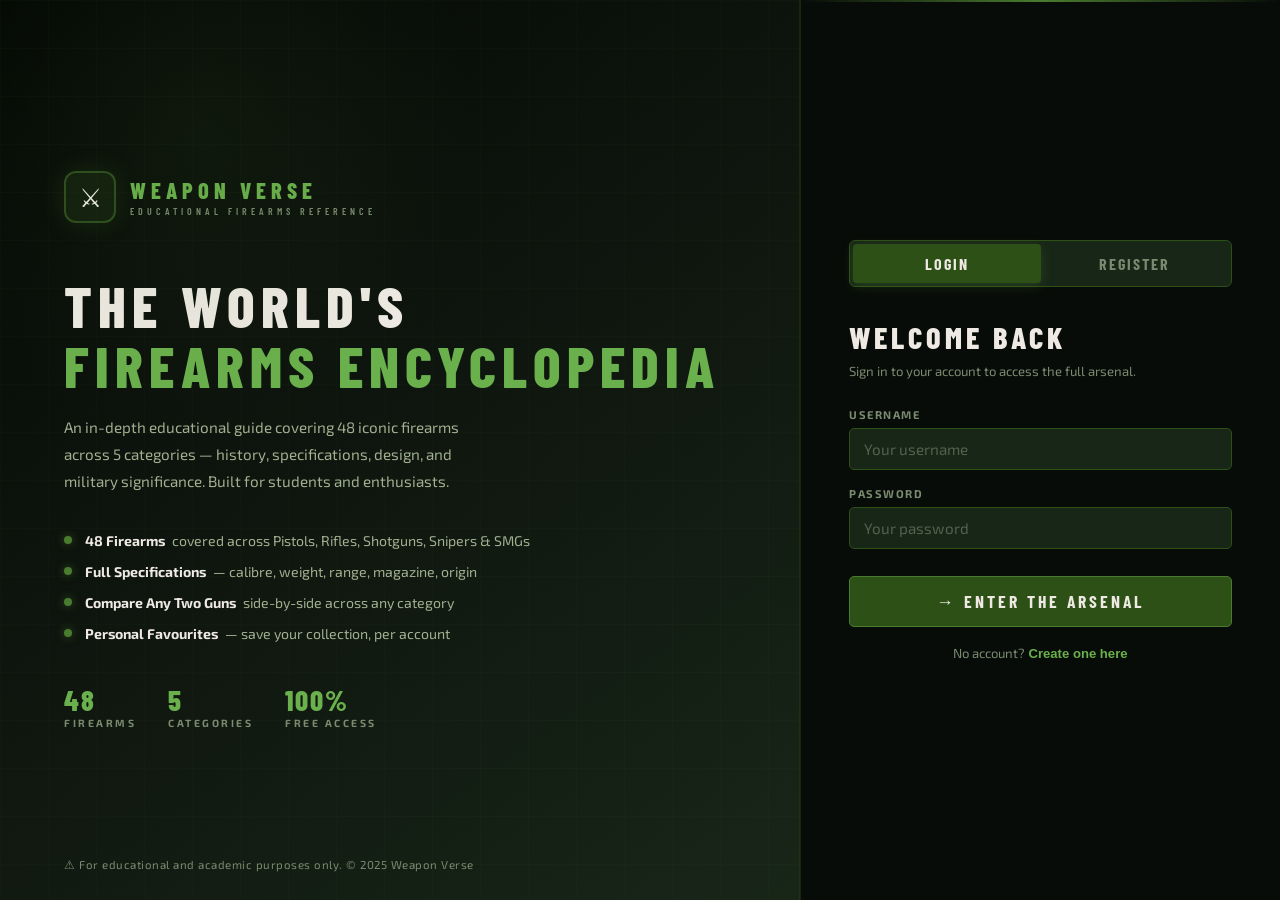
<file: smg.html>
<!DOCTYPE html>
<html lang="en">
<head>
  <meta charset="UTF-8"/>
  <meta name="viewport" content="width=device-width, initial-scale=1.0"/>
  <title>SMGs — WEAPON VERSE</title>
  <link rel="stylesheet" href="style.css"/>
</head>
<body>
<nav class="navbar">
  <div class="navbar-inner">
    <a href="index.html" class="navbar-logo">⚔&nbsp;WEAPON VERSE</a>
    <div class="navbar-center">
      <ul>
        <li><a href="index.html">Home</a></li>
        <li><a href="pistols.html">Pistols</a></li>
        <li><a href="rifles.html">Rifles</a></li>
        <li><a href="shotguns.html">Shotguns</a></li>
        <li><a href="snipers.html">Snipers</a></li>
        <li><a href="smg.html">SMGs</a></li>
      </ul>
    </div>
    <div class="navbar-auth">
      <a href="login.html" class="nav-login">Login</a>
      <a href="register.html" class="nav-register">Register</a>
    </div>
  </div>
</nav>
<div class="page-header">
  <h1><span class="ph-icon"><svg viewBox="0 0 32 32" fill="currentColor"><rect x="1" y="13" width="15" height="5" rx="1.5"/><path d="M16 13.5 L26 11 L26 18 L16 17.5 Z"/><rect x="4" y="18" width="3.5" height="5" rx="1.5"/><rect x="10" y="11" width="4" height="2" rx="0.5"/></svg></span><span>Submachine Guns</span></h1>
  <p>Compact automatic weapons firing pistol-calibre rounds at high rates of fire. Built for speed and close-quarters combat.</p>
</div>
<section class="guns-section">
  <div class="guns-grid">
    <div class="gun-card">
      <div class="card-img"><img src="Gun Images/HK_MP5.jpg" alt="HK MP5"/><span class="gun-badge">SMG</span></div>
      <div class="card-body"><h3>HK MP5</h3><table class="gun-table"><tr><td>Caliber</td><td>9×19mm Parabellum</td></tr><tr><td>Weight</td><td>2.54 kg</td></tr><tr><td>Magazine</td><td>30 rounds</td></tr><tr><td>Range</td><td>200 m</td></tr><tr><td>Origin</td><td>Germany (1966)</td></tr></table></div>
    </div>
    <div class="gun-card">
      <div class="card-img"><img src="Gun Images/Uzi.jpg" alt="Uzi"/><span class="gun-badge">SMG</span></div>
      <div class="card-body"><h3>Uzi</h3><table class="gun-table"><tr><td>Caliber</td><td>9×19mm Parabellum</td></tr><tr><td>Weight</td><td>3.5 kg</td></tr><tr><td>Magazine</td><td>32 rounds</td></tr><tr><td>Range</td><td>200 m</td></tr><tr><td>Origin</td><td>Israel (1954)</td></tr></table></div>
    </div>
    <div class="gun-card">
      <div class="card-img"><img src="Gun Images/Thompson.jpg" alt="Thompson M1A1"/><span class="gun-badge">SMG</span></div>
      <div class="card-body"><h3>Thompson M1A1</h3><table class="gun-table"><tr><td>Caliber</td><td>.45 ACP</td></tr><tr><td>Weight</td><td>4.74 kg</td></tr><tr><td>Magazine</td><td>30 rounds</td></tr><tr><td>Range</td><td>150 m</td></tr><tr><td>Origin</td><td>USA (1919)</td></tr></table></div>
    </div>
    <div class="gun-card">
      <div class="card-img"><img src="Gun Images/FN P90.jpg" alt="FN P90"/><span class="gun-badge">SMG</span></div>
      <div class="card-body"><h3>FN P90</h3><table class="gun-table"><tr><td>Caliber</td><td>5.7×28mm FN</td></tr><tr><td>Weight</td><td>2.54 kg</td></tr><tr><td>Magazine</td><td>50 rounds</td></tr><tr><td>Range</td><td>200 m</td></tr><tr><td>Origin</td><td>Belgium (1990)</td></tr></table></div>
    </div>
    <div class="gun-card">
      <div class="card-img"><img src="Gun Images/mp40.jpg" alt="MP40"/><span class="gun-badge">SMG</span></div>
      <div class="card-body"><h3>MP40</h3><table class="gun-table"><tr><td>Caliber</td><td>9×19mm Parabellum</td></tr><tr><td>Weight</td><td>3.97 kg</td></tr><tr><td>Magazine</td><td>32 rounds</td></tr><tr><td>Range</td><td>100 m</td></tr><tr><td>Origin</td><td>Germany (1940)</td></tr></table></div>
    </div>
    <div class="gun-card">
      <div class="card-img"><img src="Gun Images/Heckler_&_Koch.jpg" alt="HK MP7"/><span class="gun-badge">SMG</span></div>
      <div class="card-body"><h3>HK MP7</h3><table class="gun-table"><tr><td>Caliber</td><td>4.6×30mm HK</td></tr><tr><td>Weight</td><td>1.2 kg</td></tr><tr><td>Magazine</td><td>40 rounds</td></tr><tr><td>Range</td><td>200 m</td></tr><tr><td>Origin</td><td>Germany (2001)</td></tr></table></div>
    </div>
    <div class="gun-card">
      <div class="card-img"><img src="Gun Images/STEYRTMP.jpg" alt="Steyr TMP"/><span class="gun-badge">SMG</span></div>
      <div class="card-body"><h3>Steyr TMP</h3><table class="gun-table"><tr><td>Caliber</td><td>9×19mm Parabellum</td></tr><tr><td>Weight</td><td>1.3 kg</td></tr><tr><td>Magazine</td><td>30 rounds</td></tr><tr><td>Range</td><td>100 m</td></tr><tr><td>Origin</td><td>Austria (1992)</td></tr></table></div>
    </div>
    <div class="gun-card">
      <div class="card-img"><img src="Gun Images/bizon.jpg" alt="PP-19 Bizon"/><span class="gun-badge">SMG</span></div>
      <div class="card-body"><h3>PP-19 Bizon</h3><table class="gun-table"><tr><td>Caliber</td><td>9×18mm Makarov</td></tr><tr><td>Weight</td><td>2.1 kg</td></tr><tr><td>Magazine</td><td>64-round helical</td></tr><tr><td>Range</td><td>150 m</td></tr><tr><td>Origin</td><td>Russia (1996)</td></tr></table></div>
    </div>
    <div class="gun-card">
      <div class="card-img"><img src="Gun Images/Kriss_Vector.jpg" alt="KRISS Vector"/><span class="gun-badge">SMG</span></div>
      <div class="card-body"><h3>KRISS Vector</h3><table class="gun-table"><tr><td>Caliber</td><td>.45 ACP / 9mm</td></tr><tr><td>Weight</td><td>2.18 kg</td></tr><tr><td>Magazine</td><td>13–25 rounds</td></tr><tr><td>Range</td><td>50 m</td></tr><tr><td>Origin</td><td>USA (2009)</td></tr></table></div>
    </div>
    <div class="gun-card">
      <div class="card-img"><img src="Gun Images/CZUSA.jpg" alt="vz. 61 Škorpion"/><span class="gun-badge">SMG</span></div>
      <div class="card-body"><h3>vz. 61 Škorpion</h3><table class="gun-table"><tr><td>Caliber</td><td>7.65×17mm</td></tr><tr><td>Weight</td><td>1.28 kg</td></tr><tr><td>Magazine</td><td>20 rounds</td></tr><tr><td>Range</td><td>50 m</td></tr><tr><td>Origin</td><td>Czechoslovakia (1961)</td></tr></table></div>
    </div>
  </div>
</section>
<footer>
  <p>⚔ <strong>WEAPON VERSE</strong> — Educational purposes only. &copy; 2025</p>
</footer>
<script src="script.js"></script>
</body>
</html>
</file>
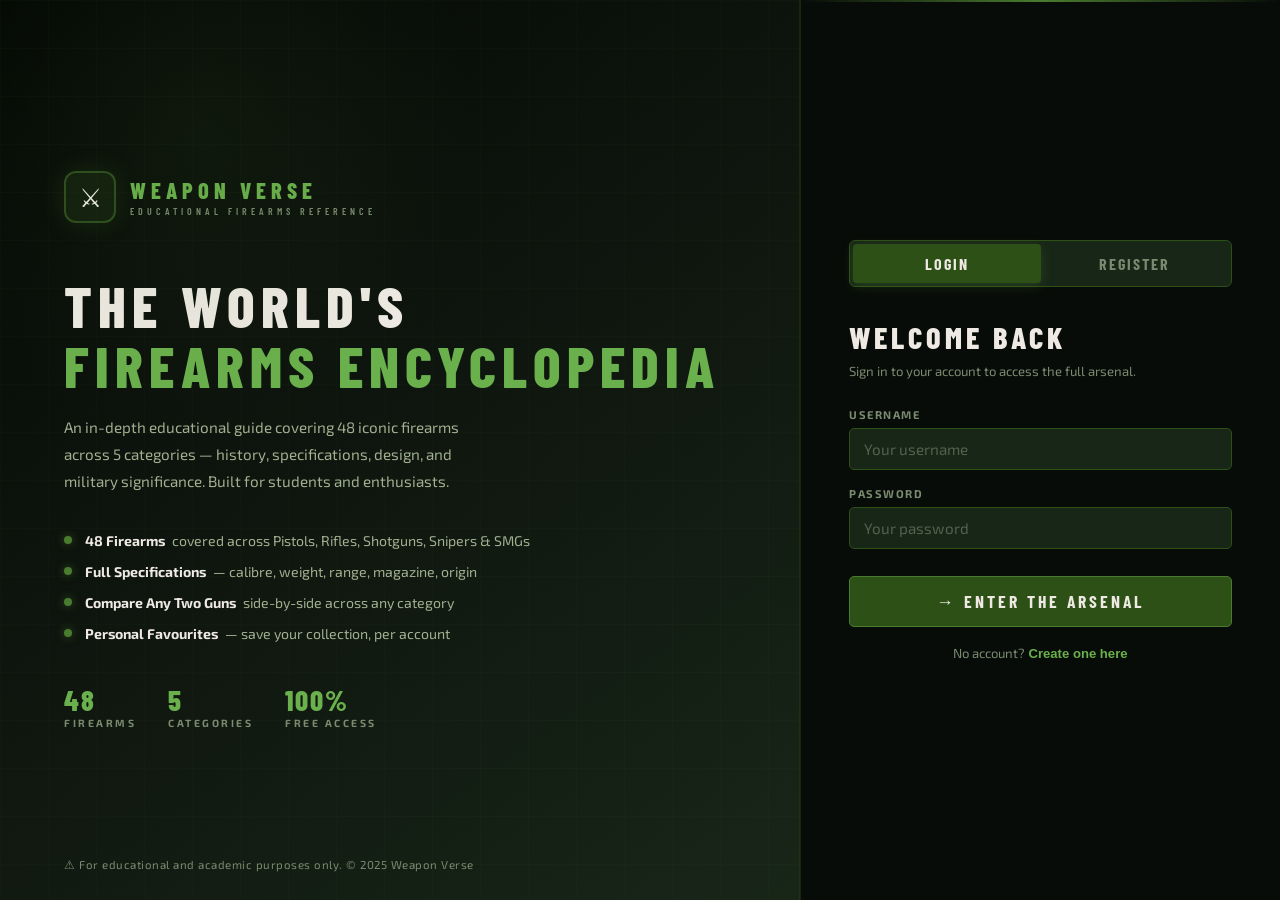
<file: snipers.html>
<!DOCTYPE html>
<html lang="en">
<head>
  <meta charset="UTF-8"/>
  <meta name="viewport" content="width=device-width, initial-scale=1.0"/>
  <title>Sniper Rifles — WEAPON VERSE</title>
  <link rel="stylesheet" href="style.css"/>
</head>
<body>
<nav class="navbar">
  <div class="navbar-inner">
    <a href="index.html" class="navbar-logo">⚔&nbsp;WEAPON VERSE</a>
    <div class="navbar-center">
      <ul>
        <li><a href="index.html">Home</a></li>
        <li><a href="pistols.html">Pistols</a></li>
        <li><a href="rifles.html">Rifles</a></li>
        <li><a href="shotguns.html">Shotguns</a></li>
        <li><a href="snipers.html">Snipers</a></li>
        <li><a href="smg.html">SMGs</a></li>
      </ul>
    </div>
    <div class="navbar-auth">
      <a href="login.html" class="nav-login">Login</a>
      <a href="register.html" class="nav-register">Register</a>
    </div>
  </div>
</nav>
<div class="page-header">
  <h1><span class="ph-icon"><svg viewBox="0 0 32 32" fill="currentColor"><rect x="1" y="15" width="24" height="3" rx="1"/><path d="M25 15.5 L31 14 L31 18 L25 16.5 Z"/><rect x="10" y="10" width="7" height="5" rx="1.5"/><rect x="4" y="18" width="6" height="2" rx="1"/></svg></span><span>Sniper Rifles</span></h1>
  <p>Precision firearms engineered for accurate long-range engagement, fitted with telescopic sights and used by military marksmen.</p>
</div>
<section class="guns-section">
  <div class="guns-grid">
    <div class="gun-card">
      <div class="card-img"><img src="Gun Images/Barrett_M82.jpg" alt="Barrett M82"/><span class="gun-badge">SNIPER</span></div>
      <div class="card-body"><h3>Barrett M82</h3><table class="gun-table"><tr><td>Caliber</td><td>.50 BMG</td></tr><tr><td>Weight</td><td>14.0 kg</td></tr><tr><td>Magazine</td><td>10 rounds</td></tr><tr><td>Range</td><td>1,800 m</td></tr><tr><td>Origin</td><td>USA (1982)</td></tr></table></div>
    </div>
    <div class="gun-card">
      <div class="card-img"><img src="Gun Images/Dragunov.jpg" alt="Dragunov SVD"/><span class="gun-badge">SNIPER</span></div>
      <div class="card-body"><h3>Dragunov SVD</h3><table class="gun-table"><tr><td>Caliber</td><td>7.62×54mmR</td></tr><tr><td>Weight</td><td>4.31 kg</td></tr><tr><td>Magazine</td><td>10 rounds</td></tr><tr><td>Range</td><td>800 m</td></tr><tr><td>Origin</td><td>Soviet Union (1963)</td></tr></table></div>
    </div>
    <div class="gun-card">
      <div class="card-img"><img src="Gun Images/CheyTac M200.jpg" alt="CheyTac M200"/><span class="gun-badge">SNIPER</span></div>
      <div class="card-body"><h3>CheyTac M200</h3><table class="gun-table"><tr><td>Caliber</td><td>.408 CheyTac</td></tr><tr><td>Weight</td><td>11.3 kg</td></tr><tr><td>Magazine</td><td>7 rounds</td></tr><tr><td>Range</td><td>2,200 m</td></tr><tr><td>Origin</td><td>USA (2001)</td></tr></table></div>
    </div>
    <div class="gun-card">
      <div class="card-img"><img src="Gun Images/AI AXMC.jpg" alt="AI AXMC"/><span class="gun-badge">SNIPER</span></div>
      <div class="card-body"><h3>AI AXMC</h3><table class="gun-table"><tr><td>Caliber</td><td>.338 Lapua / .308</td></tr><tr><td>Weight</td><td>6.8 kg</td></tr><tr><td>Magazine</td><td>10 rounds</td></tr><tr><td>Range</td><td>1,500 m</td></tr><tr><td>Origin</td><td>UK (2012)</td></tr></table></div>
    </div>
    <div class="gun-card">
      <div class="card-img"><img src="Gun Images/AWM.jpg" alt="AI AWM"/><span class="gun-badge">SNIPER</span></div>
      <div class="card-body"><h3>AI AWM</h3><table class="gun-table"><tr><td>Caliber</td><td>.338 Lapua Mag</td></tr><tr><td>Weight</td><td>6.9 kg</td></tr><tr><td>Magazine</td><td>5 rounds</td></tr><tr><td>Range</td><td>1,100 m</td></tr><tr><td>Origin</td><td>UK (1996)</td></tr></table></div>
    </div>
    <div class="gun-card">
      <div class="card-img"><img src="Gun Images/M24.jpg" alt="M24 SWS"/><span class="gun-badge">SNIPER</span></div>
      <div class="card-body"><h3>M24 SWS</h3><table class="gun-table"><tr><td>Caliber</td><td>7.62×51mm NATO</td></tr><tr><td>Weight</td><td>5.4 kg</td></tr><tr><td>Magazine</td><td>5 rounds</td></tr><tr><td>Range</td><td>800 m</td></tr><tr><td>Origin</td><td>USA (1988)</td></tr></table></div>
    </div>
    <div class="gun-card">
      <div class="card-img"><img src="Gun Images/Sako TRG-42.jpg" alt="Sako TRG-42"/><span class="gun-badge">SNIPER</span></div>
      <div class="card-body"><h3>Sako TRG-42</h3><table class="gun-table"><tr><td>Caliber</td><td>.338 Lapua Mag</td></tr><tr><td>Weight</td><td>5.1 kg</td></tr><tr><td>Magazine</td><td>5 rounds</td></tr><tr><td>Range</td><td>1,500 m</td></tr><tr><td>Origin</td><td>Finland (2000)</td></tr></table></div>
    </div>
    <div class="gun-card">
      <div class="card-img"><img src="Gun Images/DSR-1.jpg" alt="DSR-1"/><span class="gun-badge">SNIPER</span></div>
      <div class="card-body"><h3>DSR-1</h3><table class="gun-table"><tr><td>Caliber</td><td>.300 Win Mag</td></tr><tr><td>Weight</td><td>5.9 kg</td></tr><tr><td>Magazine</td><td>4 rounds</td></tr><tr><td>Range</td><td>1,000 m</td></tr><tr><td>Origin</td><td>Germany (2000)</td></tr></table></div>
    </div>
  </div>
</section>
<footer>
  <p>⚔ <strong>WEAPON VERSE</strong> — Educational purposes only. &copy; 2025</p>
</footer>
<script src="script.js"></script>
</body>
</html>
</file>
<file: style.css>
/* ================================================================
   WEAPON VERSE — style.css  (v4)
   Theme: Military Green & Black | Fonts: Barlow Condensed + Exo 2
   NEW: hover card shows image-left + info-right overlay
        per-account favourites (separate storage per user)
        welcome msg left of account icon
================================================================ */
@import url('https://fonts.googleapis.com/css2?family=Barlow+Condensed:wght@500;700;800&family=Exo+2:wght@400;500;600;700&display=swap');

:root{
  --black:#080c08; --dark:#0d130d; --gd:#182618; --gm:#2d5016;
  --ga:#4a7c2f; --gl:#6ab04c; --gg:rgba(106,176,76,.18);
  --gold:#c8a84b; --white:#eeeae3; --grey:#7a8a70; --grey-l:#a0b090;
  --card:#111a10; --tr-odd:#162014; --tr-bdr:#253520; --red:#e05555;
  --shadow:0 6px 28px rgba(0,0,0,.6); --r:7px;
  --fh:'Barlow Condensed',sans-serif; --fb:'Exo 2',sans-serif;
}
*{margin:0;padding:0;box-sizing:border-box}
body{font-family:var(--fb);background:var(--dark);color:var(--white);min-height:100vh;display:flex;flex-direction:column}
a{text-decoration:none;color:inherit}
img{max-width:100%;display:block}

/* ── NAVBAR ── */
.navbar{background:var(--black);border-bottom:2px solid var(--ga);position:sticky;top:0;z-index:300;box-shadow:0 2px 20px rgba(0,0,0,.85)}
.navbar-inner{max-width:1300px;margin:0 auto;padding:0 24px;height:62px;display:flex;align-items:center;gap:12px}
.navbar-logo{font-family:var(--fh);font-size:1.6rem;font-weight:800;color:var(--gl);letter-spacing:3px;text-shadow:0 0 14px rgba(106,176,76,.4);transition:letter-spacing .35s,text-shadow .3s;white-space:nowrap;flex-shrink:0}
.navbar-logo:hover{letter-spacing:8px;text-shadow:0 0 26px rgba(106,176,76,.75)}
.navbar-center{flex:1;display:flex;justify-content:center;align-items:center}
.navbar-center ul{list-style:none;display:flex;gap:2px;flex-wrap:wrap}
.navbar-center ul li a{color:var(--grey);font-family:var(--fb);font-size:.82rem;font-weight:600;padding:6px 12px;border-radius:4px;letter-spacing:.8px;text-transform:uppercase;transition:color .2s,background .2s;display:block}
.navbar-center ul li a:hover{color:var(--white);background:var(--gd)}
.navbar-center ul li a.active{color:var(--gl);background:var(--gd);border-bottom:2px solid var(--ga)}

/* Auth area — welcome LEFT of icon */
.navbar-auth{display:flex;align-items:center;gap:10px;flex-shrink:0;margin-left:auto}
.wv-welcome{font-family:var(--fb);font-size:.75rem;font-weight:600;color:var(--gl);letter-spacing:.6px;background:var(--gd);border:1px solid var(--gm);padding:4px 12px;border-radius:20px;white-space:nowrap;flex-shrink:0;display:none;order:-1}

/* Account widget */
.acct-widget{position:relative}
.acct-btn{width:42px;height:42px;border-radius:50%;border:2px solid var(--ga);background:var(--gd);color:var(--gl);cursor:pointer;display:flex;align-items:center;justify-content:center;transition:background .2s,border-color .2s,transform .2s,box-shadow .2s}
.acct-btn svg{stroke:var(--gl);transition:stroke .2s}
.acct-btn:hover,.acct-btn.is-logged{background:var(--gm);border-color:var(--gl);box-shadow:0 0 16px rgba(106,176,76,.4);transform:translateY(-1px)}
.acct-dd{position:absolute;top:calc(100% + 10px);right:0;width:230px;background:var(--card);border:1px solid var(--ga);border-radius:var(--r);box-shadow:0 14px 44px rgba(0,0,0,.75),0 0 22px rgba(74,124,47,.15);padding:6px 0;opacity:0;transform:translateY(-10px) scale(.96);pointer-events:none;transition:opacity .2s,transform .2s;z-index:400}
.acct-dd.open{opacity:1;transform:translateY(0) scale(1);pointer-events:all}
.dd-title{font-family:var(--fh);font-size:.7rem;letter-spacing:3px;color:var(--grey);padding:8px 16px 4px;text-transform:uppercase}
.dd-sep{height:1px;background:var(--gd);margin:4px 0}
.dd-head{display:flex;align-items:center;gap:10px;padding:10px 16px}
.dd-av{width:38px;height:38px;border-radius:50%;background:var(--gm);border:2px solid var(--ga);display:flex;align-items:center;justify-content:center;font-family:var(--fh);font-size:1.15rem;font-weight:700;color:var(--white);flex-shrink:0}
.dd-uname{font-family:var(--fh);font-size:1rem;font-weight:700;color:var(--white);letter-spacing:1px}
.dd-email{font-size:.7rem;color:var(--grey);margin-top:1px;word-break:break-all}
.dd-row{width:100%;background:none;border:none;color:var(--grey-l);font-family:var(--fb);font-size:.82rem;font-weight:600;padding:9px 16px;text-align:left;cursor:pointer;letter-spacing:.4px;transition:background .18s,color .18s}
.dd-row:hover{background:var(--gd);color:var(--white)}
.dd-out{color:var(--red)}
.dd-out:hover{background:rgba(224,85,85,.12);color:var(--red)}

/* ── MODALS base ── */
.mo-overlay{position:fixed;inset:0;background:rgba(0,0,0,.78);backdrop-filter:blur(8px);z-index:600;display:flex;align-items:center;justify-content:center;padding:20px;animation:fadeIn .2s ease}
.mo{background:var(--card);border:1px solid var(--ga);border-radius:10px;position:relative;box-shadow:0 28px 80px rgba(0,0,0,.85),0 0 44px rgba(74,124,47,.12);animation:scaleIn .22s ease;max-height:90vh;overflow-y:auto}
.mo::-webkit-scrollbar{width:4px}
.mo::-webkit-scrollbar-track{background:var(--gd)}
.mo::-webkit-scrollbar-thumb{background:var(--ga);border-radius:2px}
.mo-x{position:absolute;top:14px;right:16px;background:none;border:none;color:var(--grey);font-size:1.1rem;cursor:pointer;transition:color .2s;z-index:5}
.mo-x:hover{color:var(--white)}
.mo-form{width:100%;max-width:420px;padding:44px 40px 36px}
.mo-title{font-family:var(--fh);font-size:2.2rem;font-weight:800;letter-spacing:6px;color:var(--gl);text-align:center;margin-bottom:24px;text-transform:uppercase}
.mg{margin-bottom:18px}
.mg label{display:block;font-family:var(--fb);font-size:.72rem;font-weight:700;letter-spacing:1.5px;text-transform:uppercase;color:var(--grey);margin-bottom:6px}
.mg input{width:100%;background:var(--gd);border:1px solid var(--gm);color:var(--white);font-family:var(--fb);font-size:.95rem;padding:11px 14px;border-radius:4px;outline:none;transition:border-color .22s,box-shadow .22s}
.mg input:focus{border-color:var(--ga);box-shadow:0 0 0 3px rgba(74,124,47,.22)}
.merr{color:var(--red);font-size:.75rem;margin-top:4px;display:none}
.mbtn{width:100%;background:var(--gm);color:var(--white);border:1.5px solid var(--ga);font-family:var(--fh);font-size:1.2rem;font-weight:700;letter-spacing:3px;padding:13px;border-radius:4px;cursor:pointer;text-transform:uppercase;margin-top:6px;transition:background .22s,transform .18s,box-shadow .22s}
.mbtn:hover{background:var(--ga);transform:translateY(-2px);box-shadow:0 6px 20px rgba(74,124,47,.4)}
.mlink{text-align:center;margin-top:16px;font-size:.83rem;color:var(--grey)}
.mlink a{color:var(--gl);font-weight:600}
.mlink a:hover{color:var(--white)}

/* ── Profile modal ── */
.mo-profile{width:100%;max-width:580px;padding:0;overflow:hidden}
.pf-head{display:flex;align-items:center;gap:18px;padding:28px 28px 22px;background:linear-gradient(135deg,var(--black) 0%,var(--gd) 100%);border-bottom:1px solid var(--gm)}
.pf-av{width:60px;height:60px;border-radius:50%;background:var(--gm);border:3px solid var(--ga);display:flex;align-items:center;justify-content:center;font-family:var(--fh);font-size:1.9rem;font-weight:800;color:var(--white);box-shadow:0 0 18px rgba(74,124,47,.35);flex-shrink:0}
.pf-head-info h2{font-family:var(--fh);font-size:1.8rem;font-weight:800;letter-spacing:3px;color:var(--white);text-transform:uppercase}
.pf-badge{display:inline-block;margin-top:5px;background:var(--gm);border:1px solid var(--ga);color:var(--gl);font-size:.65rem;font-weight:700;letter-spacing:2px;padding:3px 10px;border-radius:3px;text-transform:uppercase}
.pf-stats{display:flex;align-items:center;background:var(--gd);border-bottom:1px solid var(--gm);padding:12px 28px}
.pf-stat{display:flex;flex-direction:column;align-items:center;flex:1;gap:2px}
.pf-stat-n{font-family:var(--fh);font-size:1.7rem;font-weight:800;color:var(--gl)}
.pf-stat-l{font-size:.6rem;color:var(--grey);letter-spacing:2px;text-transform:uppercase}
.pf-stat-div{width:1px;height:32px;background:var(--gm)}
.pf-info-grid{display:grid;grid-template-columns:1fr 1fr;gap:10px;padding:18px 28px}
.pf-info-full{grid-column:1/-1}
.pf-info-box{background:var(--gd);border:1px solid var(--gm);border-radius:6px;padding:10px 14px}
.pf-info-lbl{font-size:.6rem;font-weight:700;letter-spacing:2px;color:var(--grey);text-transform:uppercase;margin-bottom:3px}
.pf-info-val{font-size:.92rem;color:var(--white);font-weight:600;word-break:break-all}
.pf-sec-title{font-family:var(--fh);font-size:.95rem;font-weight:700;letter-spacing:3px;color:var(--white);text-transform:uppercase;padding:4px 28px 10px;border-top:1px solid var(--gm);margin-top:4px}
.pf-favs{padding:0 28px 10px;max-height:260px;overflow-y:auto}
.pf-favs::-webkit-scrollbar{width:4px}
.pf-favs::-webkit-scrollbar-track{background:var(--gd)}
.pf-favs::-webkit-scrollbar-thumb{background:var(--ga);border-radius:2px}
.pf-cat{margin-bottom:16px}
.pf-cat-hd{display:flex;align-items:center;gap:8px;font-family:var(--fh);font-size:.88rem;font-weight:700;letter-spacing:2px;color:var(--grey-l);text-transform:uppercase;border-left:3px solid var(--ga);padding-left:10px;margin-bottom:6px}
.pf-cat-icon{width:18px;height:18px;color:var(--gl);display:flex}
.pf-cat-icon svg{width:100%;height:100%}
.pf-cat-ct{color:var(--grey);font-size:.8rem}
.pf-fav-row{display:flex;align-items:center;gap:10px;background:var(--gd);border:1px solid var(--gm);border-radius:6px;padding:7px 10px;margin-bottom:5px;transition:border-color .18s,opacity .2s}
.pf-fav-row:hover{border-color:var(--ga)}
.pf-fav-row img{width:54px;height:36px;object-fit:contain;background:var(--black);border-radius:3px;padding:2px;flex-shrink:0}
.pf-fav-info{flex:1;min-width:0}
.pf-fav-name{font-family:var(--fh);font-size:.92rem;font-weight:700;color:var(--white);letter-spacing:1px;text-transform:uppercase;white-space:nowrap;overflow:hidden;text-overflow:ellipsis}
.pf-fav-cat{font-size:.62rem;color:var(--gl);letter-spacing:1.5px;margin-top:1px}
.pf-fav-rm{background:none;border:none;color:var(--grey);font-size:.78rem;cursor:pointer;padding:4px 6px;border-radius:50%;transition:color .18s,background .18s;flex-shrink:0}
.pf-fav-rm:hover{color:var(--red);background:rgba(224,85,85,.12)}
.pf-no-fav{text-align:center;padding:24px 0}
.pf-no-fav svg{width:36px;height:36px;color:var(--grey);opacity:.3;margin:0 auto 10px}
.pf-no-fav p{color:var(--grey);font-size:.85rem;line-height:1.6}
.pf-logout{display:flex;align-items:center;justify-content:center;gap:8px;width:calc(100% - 56px);margin:6px 28px 26px;background:rgba(224,85,85,.08);border:1.5px solid rgba(224,85,85,.4);color:var(--red);font-family:var(--fh);font-size:1rem;font-weight:700;letter-spacing:2px;text-transform:uppercase;padding:11px;border-radius:4px;cursor:pointer;transition:background .22s,border-color .22s}
.pf-logout:hover{background:rgba(224,85,85,.18);border-color:var(--red)}

/* ── GUN POPUP (click) ── */
/* ══ GUN CARD POPUP — image LEFT | info RIGHT ══ */
.gun-ov{
  position:fixed;inset:0;
  background:rgba(0,0,0,.85);backdrop-filter:blur(10px);
  z-index:500;display:flex;align-items:center;justify-content:center;
  padding:20px;opacity:0;pointer-events:none;transition:opacity .25s;
}
.gun-ov.open{opacity:1;pointer-events:all}
.gun-pop{
  background:var(--card);border:1px solid var(--ga);
  border-radius:12px;width:100%;max-width:820px;
  box-shadow:0 28px 80px rgba(0,0,0,.9),0 0 44px rgba(74,124,47,.12);
  overflow:hidden;position:relative;
  transform:scale(.94);transition:transform .25s;
}
.gun-ov.open .gun-pop{transform:scale(1)}
.gp-close{
  position:absolute;top:12px;right:14px;
  background:rgba(8,12,8,.85);border:1px solid var(--gm);
  color:var(--grey-l);width:32px;height:32px;border-radius:50%;
  cursor:pointer;display:flex;align-items:center;justify-content:center;
  font-size:.9rem;transition:background .2s,color .2s;z-index:20;
}
.gp-close:hover{background:var(--gm);color:var(--white)}

/* side-by-side layout wrapper */
.gp-layout{
  display:flex;
  min-height:380px;
}

/* LEFT — image panel */
.gp-left{
  flex:0 0 46%;
  background:linear-gradient(160deg,var(--black) 0%,var(--gd) 100%);
  display:flex;align-items:center;justify-content:center;
  overflow:hidden;position:relative;
}
.gp-img-box{
  width:100%;height:100%;
  display:flex;align-items:center;justify-content:center;
  padding:28px 24px;box-sizing:border-box;
}
.gp-img-box img{
  max-width:100%;max-height:320px;
  object-fit:contain;
  filter:brightness(.95) drop-shadow(0 6px 22px rgba(0,0,0,.6));
  transition:transform .4s;
}
.gun-ov.open .gp-img-box img{transform:scale(1.04)}

/* RIGHT — info panel */
.gp-right{
  flex:1;
  padding:26px 26px 26px 24px;
  display:flex;flex-direction:column;
  overflow-y:auto;
  max-height:90vh;
}
.gp-right::-webkit-scrollbar{width:4px}
.gp-right::-webkit-scrollbar-track{background:var(--gd)}
.gp-right::-webkit-scrollbar-thumb{background:var(--ga);border-radius:2px}

/* Badge */
.gp-badge{
  display:inline-block;
  font-family:var(--fb);font-size:.62rem;font-weight:700;
  letter-spacing:2px;text-transform:uppercase;
  padding:3px 10px;border-radius:3px;border:1px solid;
  margin-bottom:8px;
}

/* Gun name */
.gp-title{
  font-family:var(--fh);font-size:1.85rem;font-weight:800;
  letter-spacing:4px;color:var(--white);text-transform:uppercase;
  margin-bottom:6px;line-height:1.1;
}

/* Coloured accent line under name */
.gp-accent-line{
  width:44px;height:3px;border-radius:2px;margin-bottom:14px;
  transition:width .3s;
}
.gun-ov.open .gp-accent-line{width:88px}

/* 2-3 line description */
.gp-desc{
  font-family:var(--fb);font-size:.84rem;color:var(--grey-l);
  line-height:1.72;margin-bottom:18px;
}

/* Specs section */
.gp-specs-title{
  font-family:var(--fh);font-size:.72rem;font-weight:700;
  letter-spacing:3px;color:var(--grey);text-transform:uppercase;
  margin-bottom:8px;
}
.gp-specs{display:flex;flex-direction:column;gap:0}
.gp-row{
  display:flex;justify-content:space-between;align-items:center;
  padding:7px 8px;border-radius:4px;transition:background .15s;
}
.gp-row:nth-child(odd){background:var(--tr-odd)}
.gp-row:nth-child(even){background:transparent}
.gp-row:hover{background:var(--gd)}
.gp-key{font-size:.72rem;font-weight:700;color:var(--grey-l);text-transform:uppercase;letter-spacing:1px}
.gp-val{font-size:.84rem;font-weight:600;color:var(--white)}

/* ── HERO ── */
.hero{background:linear-gradient(160deg,var(--black) 0%,var(--gd) 55%,var(--black) 100%);border-bottom:1px solid var(--gm);padding:80px 24px 70px;text-align:center;animation:fadeIn .8s ease;position:relative;overflow:hidden}
.hero::before{content:'';position:absolute;top:0;left:-10%;width:120%;height:100%;background:repeating-linear-gradient(105deg,transparent,transparent 60px,rgba(74,124,47,.04) 60px,rgba(74,124,47,.04) 61px);pointer-events:none}
.hero-eyebrow{font-size:.75rem;letter-spacing:4px;text-transform:uppercase;color:var(--gold);margin-bottom:14px}
.hero-title{font-family:var(--fh);font-size:clamp(3.2rem,10vw,7.5rem);font-weight:800;color:var(--white);letter-spacing:10px;line-height:1;margin-bottom:10px;text-shadow:0 0 50px rgba(106,176,76,.2)}
.hero-title span{color:var(--gl)}
.hero-tagline{font-size:1rem;color:var(--grey);max-width:560px;margin:18px auto 34px;line-height:1.75}
.hero-btn{display:inline-block;background:var(--gm);color:var(--white);padding:13px 38px;border-radius:4px;font-family:var(--fh);font-size:1.15rem;font-weight:700;letter-spacing:2.5px;text-transform:uppercase;border:1.5px solid var(--ga);transition:background .28s,transform .2s,box-shadow .28s}
.hero-btn:hover{background:var(--ga);transform:scale(1.05);box-shadow:0 8px 26px rgba(74,124,47,.45)}

/* ── CATEGORY SECTION ── */
.cat-section{padding:60px 24px 70px;background:var(--black);border-bottom:1px solid var(--gd)}
.cat-section-title{font-family:var(--fh);font-size:2rem;font-weight:700;letter-spacing:4px;text-align:center;color:var(--gl);margin-bottom:8px}
.cat-section-sub{text-align:center;color:var(--grey);font-size:.9rem;margin-bottom:44px;letter-spacing:.4px}
.cat-grid{max-width:1200px;margin:0 auto;display:flex;flex-wrap:wrap;gap:24px;justify-content:center}
.cat-card{background:var(--card);border:1px solid var(--gd);border-radius:var(--r);width:215px;padding:26px 20px 22px;display:flex;flex-direction:column;box-shadow:var(--shadow);transition:transform .3s,border-color .3s,box-shadow .3s;cursor:pointer;text-decoration:none;color:inherit;animation:fadeUp .6s ease both}
.cat-card:hover{transform:translateY(-8px);border-color:var(--ga);box-shadow:0 16px 40px rgba(0,0,0,.7),0 0 22px var(--gg)}
.cat-card-icon{width:56px;height:56px;margin-bottom:14px;display:flex;align-items:center;justify-content:center;background:var(--gd);border:1px solid var(--gm);border-radius:10px;padding:10px;transition:background .3s,border-color .3s;color:var(--gl)}
.cat-card-icon svg{width:100%;height:100%}
.cat-card:hover .cat-card-icon{background:var(--gm);border-color:var(--ga);color:#fff}
.cat-card-name{font-family:var(--fh);font-size:1.4rem;font-weight:700;letter-spacing:3px;color:var(--white);margin-bottom:10px;text-transform:uppercase}
.cat-card-desc{font-size:.81rem;color:var(--grey-l);line-height:1.65;flex:1;margin-bottom:16px}
.cat-card-divider{width:100%;height:1px;background:var(--gd);margin-bottom:14px}
.cat-card-stats{display:flex;gap:8px;flex-wrap:wrap;margin-bottom:16px}
.cat-stat{background:var(--gd);border:1px solid var(--gm);color:var(--grey-l);font-size:.66rem;font-weight:600;letter-spacing:.8px;padding:3px 8px;border-radius:3px;text-transform:uppercase}
.cat-card-btn{display:block;text-align:center;background:var(--gm);color:var(--white);font-family:var(--fh);font-size:.95rem;font-weight:700;letter-spacing:2px;padding:9px 0;border-radius:4px;border:1px solid var(--ga);text-transform:uppercase;transition:background .22s,box-shadow .22s}
.cat-card:hover .cat-card-btn{background:var(--ga);box-shadow:0 4px 14px rgba(74,124,47,.35)}
.cat-card:nth-child(1){animation-delay:.05s}.cat-card:nth-child(2){animation-delay:.12s}.cat-card:nth-child(3){animation-delay:.19s}.cat-card:nth-child(4){animation-delay:.26s}.cat-card:nth-child(5){animation-delay:.33s}

/* ── PAGE HEADER ── */
.page-header{background:linear-gradient(135deg,var(--black) 0%,var(--gd) 100%);border-bottom:2px solid var(--ga);padding:52px 24px 38px;text-align:center;animation:slideDown .5s ease}
.page-header h1{font-family:var(--fh);font-size:clamp(2.2rem,6vw,4.2rem);font-weight:800;letter-spacing:7px;color:var(--white);margin-bottom:10px;text-transform:uppercase;display:flex;align-items:center;justify-content:center;gap:16px}
.ph-icon{width:52px;height:52px;background:var(--gm);border:1.5px solid var(--ga);border-radius:10px;display:flex;align-items:center;justify-content:center;padding:10px;flex-shrink:0;color:var(--gl)}
.ph-icon svg{width:100%;height:100%}
.page-header h1 span{color:var(--gl)}
.page-header p{color:var(--grey);font-size:.95rem;max-width:520px;margin:0 auto;line-height:1.65}

/* ── GUNS GRID ── */
.guns-section{max-width:1200px;margin:50px auto 65px;padding:0 24px}
.guns-grid{display:flex;flex-wrap:wrap;gap:26px;justify-content:center}

/* ════════════════════════════════════════
   GUN CARD  — hover shows image-left + info-right panel
═══════════════════════════════════════════ */
.gun-card{
  background:var(--card);border:1px solid var(--gd);
  border-radius:var(--r);width:310px;overflow:hidden;
  box-shadow:var(--shadow);
  transition:transform .3s,border-color .3s,box-shadow .3s;
  animation:fadeUp .6s ease both;position:relative;cursor:pointer;
}
.gun-card:hover{transform:translateY(-8px);border-color:var(--ga);box-shadow:0 18px 44px rgba(0,0,0,.65),0 0 22px var(--gg)}

/* Image section (visible by default) */
.gun-card .card-img{position:relative;height:185px;background:var(--gd);display:flex;align-items:center;justify-content:center;overflow:hidden}
.gun-card .card-img img{width:100%;height:100%;object-fit:contain;padding:12px 16px;box-sizing:border-box;filter:brightness(.88);transition:transform .4s,filter .4s}
.gun-card:hover .card-img img{transform:scale(1.04);filter:brightness(1)}

/* Hover info overlay: image LEFT + info RIGHT */
.card-hover-panel{
  position:absolute;inset:0;
  background:linear-gradient(135deg,rgba(8,12,8,.97) 0%,rgba(24,38,24,.97) 100%);
  display:flex;opacity:0;pointer-events:none;
  transition:opacity .28s ease;z-index:5;border-radius:inherit;overflow:hidden;
}
.gun-card:hover .card-hover-panel{opacity:1}

/* Left: gun image */
.chp-img{
  width:42%;flex-shrink:0;
  display:flex;align-items:center;justify-content:center;
  background:rgba(8,12,8,.9);padding:10px;
  border-right:1px solid var(--gm);
}
.chp-img img{width:100%;height:100%;object-fit:contain;filter:brightness(1.05) drop-shadow(0 2px 12px rgba(0,0,0,.6))}

/* Right: description + specs */
.chp-info{flex:1;padding:12px 12px 10px;display:flex;flex-direction:column;gap:7px;overflow:hidden}
.chp-name{font-family:var(--fh);font-size:.95rem;font-weight:800;letter-spacing:2px;color:var(--gl);text-transform:uppercase;line-height:1.2}
.chp-desc{font-family:var(--fb);font-size:.72rem;line-height:1.55;color:var(--grey-l);flex-shrink:0}
.chp-div{width:100%;height:1px;background:var(--gm);flex-shrink:0}
.chp-specs{display:flex;flex-direction:column;gap:2px;overflow-y:auto;flex:1}
.chp-specs::-webkit-scrollbar{width:2px}
.chp-specs::-webkit-scrollbar-thumb{background:var(--ga);border-radius:1px}
.chp-row{display:flex;justify-content:space-between;align-items:center;padding:3px 5px;border-radius:3px}
.chp-row:nth-child(odd){background:rgba(22,32,20,.8)}
.chp-key{font-size:.62rem;font-weight:700;color:var(--grey);text-transform:uppercase;letter-spacing:.5px}
.chp-val{font-size:.65rem;font-weight:600;color:var(--white);text-align:right}

/* Badge */
.gun-badge{position:absolute;top:10px;left:10px;background:var(--gm);color:var(--gl);font-size:.65rem;font-weight:700;letter-spacing:1.8px;text-transform:uppercase;padding:3px 10px;border-radius:3px;border:1px solid var(--ga);z-index:6}

/* Fav heart button */
.fav-btn{position:absolute;top:10px;right:10px;width:32px;height:32px;background:rgba(8,12,8,.72);border:1.5px solid var(--gm);border-radius:50%;display:flex;align-items:center;justify-content:center;cursor:pointer;transition:background .22s,border-color .22s,transform .18s;z-index:10;backdrop-filter:blur(4px);color:var(--grey-l)}
.fav-btn svg{width:15px;height:15px;transition:color .22s;pointer-events:none}
.fav-btn:hover{background:rgba(74,124,47,.35);border-color:var(--ga);transform:scale(1.15)}
.fav-btn.active{color:var(--red);border-color:var(--red);background:rgba(224,85,85,.15)}

/* Card body */
.card-body{padding:16px 18px 18px}
.card-body h3{font-family:var(--fh);font-size:1.35rem;font-weight:700;letter-spacing:2px;color:var(--white);text-transform:uppercase;margin-bottom:4px}
.card-body h3::after{content:'';display:block;width:38px;height:2px;background:var(--ga);margin-top:6px;transition:width .3s}
.gun-card:hover .card-body h3::after{width:80px}
.gun-table{width:100%;border-collapse:collapse;margin-top:14px;font-size:.83rem}
.gun-table tr{border-bottom:1px solid var(--tr-bdr);transition:background .18s}
.gun-table tr:last-child{border-bottom:none}
.gun-table tr:nth-child(odd){background:var(--tr-odd)}
.gun-table tr:nth-child(even){background:transparent}
.gun-table tr:hover{background:var(--gd)}
.gun-table td:first-child{font-weight:700;color:var(--grey-l);padding:7px 10px 7px 8px;white-space:nowrap;width:42%}
.gun-table td:last-child{color:var(--white);padding:7px 8px 7px 4px;font-weight:500}

.gun-card:nth-child(1){animation-delay:.04s}.gun-card:nth-child(2){animation-delay:.10s}.gun-card:nth-child(3){animation-delay:.16s}
.gun-card:nth-child(4){animation-delay:.22s}.gun-card:nth-child(5){animation-delay:.28s}.gun-card:nth-child(6){animation-delay:.34s}
.gun-card:nth-child(7){animation-delay:.40s}.gun-card:nth-child(8){animation-delay:.46s}.gun-card:nth-child(9){animation-delay:.52s}
.gun-card:nth-child(10){animation-delay:.58s}

/* ── STANDALONE FORM PAGES ── */
.form-page{flex:1;display:flex;align-items:center;justify-content:center;padding:64px 20px;background:radial-gradient(ellipse at center,var(--gd) 0%,var(--black) 70%)}
.form-box{background:var(--card);border:1px solid var(--gm);border-radius:var(--r);padding:46px 42px;width:100%;max-width:430px;box-shadow:var(--shadow);animation:scaleIn .4s ease}
.form-box h2{font-family:var(--fh);font-size:2.4rem;font-weight:800;letter-spacing:5px;color:var(--gl);text-align:center;margin-bottom:6px;text-transform:uppercase}
.form-box .form-sub{text-align:center;color:var(--grey);font-size:.85rem;margin-bottom:30px}
.form-group{margin-bottom:20px}
.form-group label{display:block;font-size:.78rem;font-weight:700;letter-spacing:1.5px;text-transform:uppercase;color:var(--grey);margin-bottom:7px}
.form-group input{width:100%;background:var(--gd);border:1px solid var(--gm);color:var(--white);font-family:var(--fb);font-size:1rem;padding:12px 16px;border-radius:4px;outline:none;transition:border-color .25s,box-shadow .25s}
.form-group input:focus{border-color:var(--ga);box-shadow:0 0 0 3px rgba(74,124,47,.25)}
.error-msg{color:var(--red);font-size:.78rem;margin-top:5px;display:none}
.form-btn{width:100%;background:var(--gm);color:var(--white);border:1.5px solid var(--ga);font-family:var(--fh);font-size:1.25rem;font-weight:700;letter-spacing:3px;padding:13px;border-radius:4px;cursor:pointer;margin-top:8px;text-transform:uppercase;transition:background .25s,transform .2s,box-shadow .25s}
.form-btn:hover{background:var(--ga);transform:translateY(-2px);box-shadow:0 7px 22px rgba(74,124,47,.42)}
.form-link{text-align:center;margin-top:20px;font-size:.85rem;color:var(--grey)}
.form-link a{color:var(--gl);font-weight:600}
.form-link a:hover{color:var(--white)}

/* ── ABOUT & FOOTER ── */
.about-section{max-width:780px;margin:0 auto 64px;padding:0 24px;text-align:center;animation:fadeUp .8s ease}
.about-section h2{font-family:var(--fh);font-size:1.9rem;font-weight:700;letter-spacing:4px;color:var(--gl);margin-bottom:16px}
.about-section p{color:var(--grey);font-size:.97rem;line-height:1.82}
footer{background:var(--black);border-top:1px solid var(--gd);text-align:center;padding:22px 20px;font-size:.82rem;color:var(--grey);letter-spacing:.4px;margin-top:auto}
footer strong{color:var(--gl)}

/* ── KEYFRAMES ── */
@keyframes fadeIn{from{opacity:0}to{opacity:1}}
@keyframes slideDown{from{opacity:0;transform:translateY(-22px)}to{opacity:1;transform:translateY(0)}}
@keyframes fadeUp{from{opacity:0;transform:translateY(30px)}to{opacity:1;transform:translateY(0)}}
@keyframes scaleIn{from{opacity:0;transform:scale(.92)}to{opacity:1;transform:scale(1)}}

/* ══════════════════════════════════════════
   RESPONSIVE — Mobile First Fixes
══════════════════════════════════════════ */

/* ── Tablet (≤ 1024px) ── */
@media(max-width:1024px){
  .cat-grid { gap: 18px; }
  .cat-card { width: 190px; }
  .guns-grid { gap: 20px; }
  .gun-card  { width: 280px; }
}

/* ── Small tablet / large phone (≤ 860px) ── */
@media(max-width:860px){

  /* Navbar — stacked layout */
  .navbar-inner {
    flex-wrap: wrap;
    height: auto;
    padding: 10px 16px 12px;
    gap: 8px;
    row-gap: 6px;
  }
  .navbar-logo   { font-size: 1.3rem; letter-spacing: 2px; }
  .navbar-center { flex: 0 0 100%; order: 3; }
  .navbar-center ul { justify-content: center; gap: 2px; flex-wrap: wrap; }
  .navbar-center ul li a { font-size: .72rem; padding: 5px 8px; letter-spacing: .6px; }
  .navbar-auth   { order: 2; margin-left: auto; gap: 8px; }
  .nav-fav-btn   { width: 36px; height: 36px; }
  .acct-btn      { width: 36px; height: 36px; }

  /* Welcome badge — shorter */
  .wv-welcome { font-size: .68rem; padding: 3px 9px; }

  /* Profile modal */
  .pf-info-grid { grid-template-columns: 1fr; }
  .pf-info-full { grid-column: 1; }
}

/* ── Phone (≤ 600px) ── */
@media(max-width:600px){

  /* Hero */
  .hero { padding: 40px 16px 32px; }
  .hero-title { font-size: clamp(2.4rem, 14vw, 4rem); letter-spacing: 5px; }
  .hero-tagline { font-size: .88rem; margin-bottom: 26px; }
  .hero-btn { padding: 11px 28px; font-size: 1rem; }

  /* Category cards — full width stack */
  .cat-grid { flex-direction: column; align-items: stretch; padding: 0 16px; }
  .cat-card { width: 100%; }

  /* Page header */
  .page-header { padding: 32px 16px 24px; }
  .page-header h1 { font-size: clamp(1.6rem, 8vw, 2.4rem); letter-spacing: 4px; gap: 10px; }
  .ph-icon { width: 40px; height: 40px; padding: 8px; }

  /* Guns grid — full width */
  .guns-section { padding: 0 12px; margin: 30px auto 50px; }
  .guns-grid { flex-direction: column; align-items: stretch; gap: 16px; }
  .gun-card  { width: 100%; }

  /* Gun card image height */
  .gun-card .card-img { height: 160px; }

  /* Hide hover panel on touch devices */
  .card-hover-panel { display: none !important; }

  /* Standalone form pages */
  .form-box { padding: 28px 18px; }
  .form-box h2 { font-size: 1.8rem; }

  /* Modal forms */
  .mo-form    { padding: 28px 18px; max-width: 100%; width: 100%; }
  .mo-profile { max-width: 100%; }

  /* Gun popup (old popup, not detail page) */
  .gp-layout  { flex-direction: column; }
  .gp-left    { flex: 0 0 180px; min-height: 180px; }
  .gp-right   { padding: 18px; }
  .gun-pop    { max-width: 100%; }

  /* Profile modal padding */
  .pf-head    { padding: 18px 18px 16px; gap: 12px; }
  .pf-av      { width: 48px; height: 48px; font-size: 1.4rem; }
  .pf-head-info h2 { font-size: 1.4rem; }
  .pf-stats   { padding: 10px 18px; }
  .pf-info-grid, .pf-favs, .pf-sec-title { padding-left: 18px; padding-right: 18px; }
  .pf-logout  { width: calc(100% - 36px); margin: 6px 18px 22px; }

  /* Account dropdown */
  .acct-dd { width: 210px; right: 0; }

  /* About section */
  .about-section { margin-bottom: 40px; }

  /* Favourites page cards — full width */
  .fav-gun-card { width: 100%; }
  .fav-hero     { padding: 32px 16px 24px; }
  .fav-hero h1  { font-size: clamp(1.6rem, 8vw, 2.4rem); letter-spacing: 4px; }
  .fav-content  { padding: 24px 16px 50px; }
  .fav-cat-title { font-size: 1.2rem; letter-spacing: 2px; }
  .fav-cards-grid { gap: 16px; }
  .fav-stats-bar  { padding: 10px 16px; }
  .fav-stats-inner { gap: 12px; }
  .fav-stat-pill { font-size: .72rem; padding: 4px 10px; }
}

/* ── Very small phones (≤ 380px) ── */
@media(max-width:380px){
  .navbar-center ul li a { font-size: .66rem; padding: 4px 6px; }
  .hero-title { font-size: 2.2rem; letter-spacing: 4px; }
  .gun-card .card-img { height: 140px; }
  .page-header h1 { font-size: 1.4rem; }
}

/* ══════════════════════════════════
   NAVBAR — FAVOURITES HEART ICON
══════════════════════════════════ */
.navbar-auth {
  display: flex;
  align-items: center;
  gap: 10px;
  flex-shrink: 0;
  margin-left: auto;
}

/* Heart icon link */
.nav-fav-btn {
  position: relative;
  width: 42px; height: 42px;
  border-radius: 50%;
  border: 2px solid rgba(224,85,85,.5);
  background: rgba(224,85,85,.08);
  color: #e05555;
  display: flex; align-items: center; justify-content: center;
  cursor: pointer; text-decoration: none;
  transition: background .22s, border-color .22s, transform .2s, box-shadow .22s;
  flex-shrink: 0;
}
.nav-fav-btn:hover {
  background: rgba(224,85,85,.22);
  border-color: #e05555;
  transform: translateY(-1px) scale(1.08);
  box-shadow: 0 0 14px rgba(224,85,85,.35);
}
/* Active page highlight */
.nav-fav-btn.fav-active {
  background: rgba(224,85,85,.25);
  border-color: #e05555;
  box-shadow: 0 0 16px rgba(224,85,85,.4);
}

/* Red badge count */
.nav-fav-count {
  position: absolute;
  top: -5px; right: -5px;
  min-width: 18px; height: 18px;
  background: #e05555;
  color: #fff;
  font-family: var(--fb);
  font-size: .62rem;
  font-weight: 700;
  border-radius: 10px;
  padding: 0 4px;
  display: flex;
  align-items: center;
  justify-content: center;
  border: 2px solid var(--black);
  pointer-events: none;
  animation: badgePop .3s ease;
}
@keyframes badgePop {
  0%  { transform: scale(0); }
  70% { transform: scale(1.2); }
  100%{ transform: scale(1); }
}
</file>
